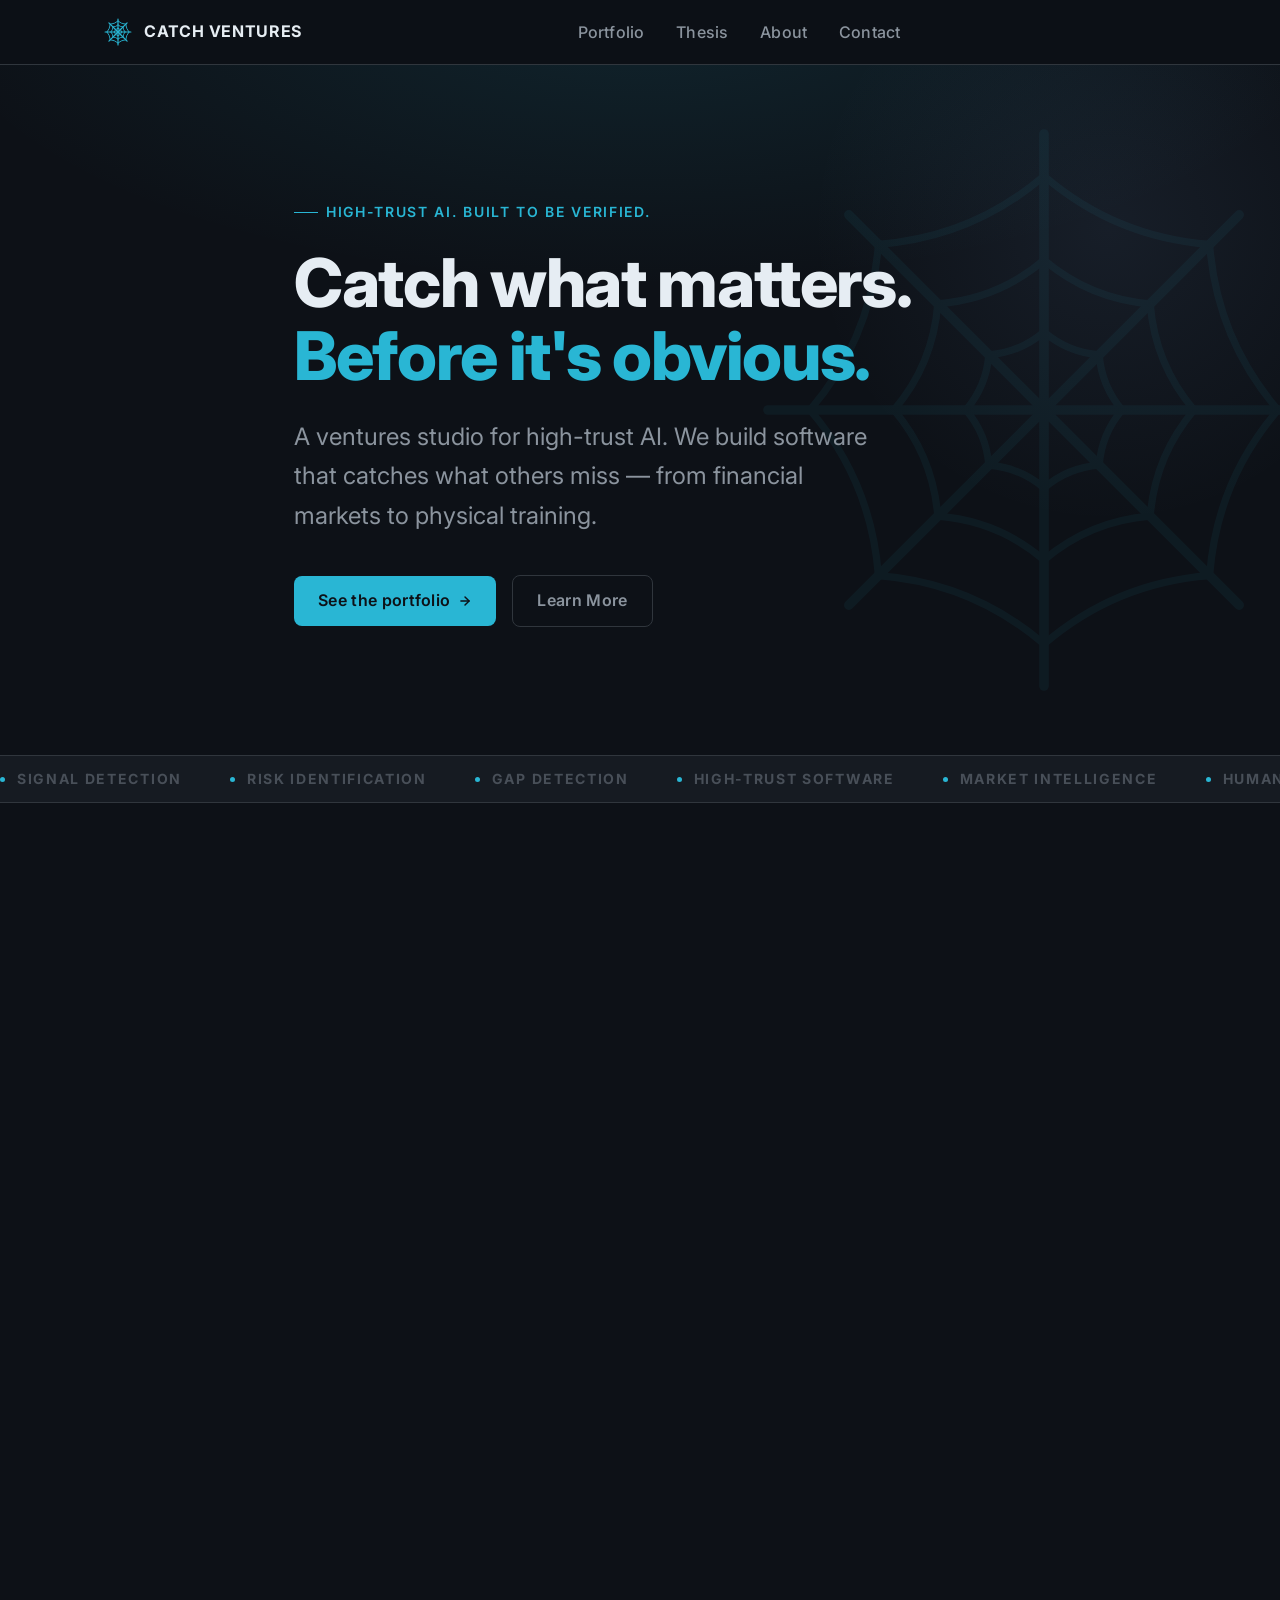
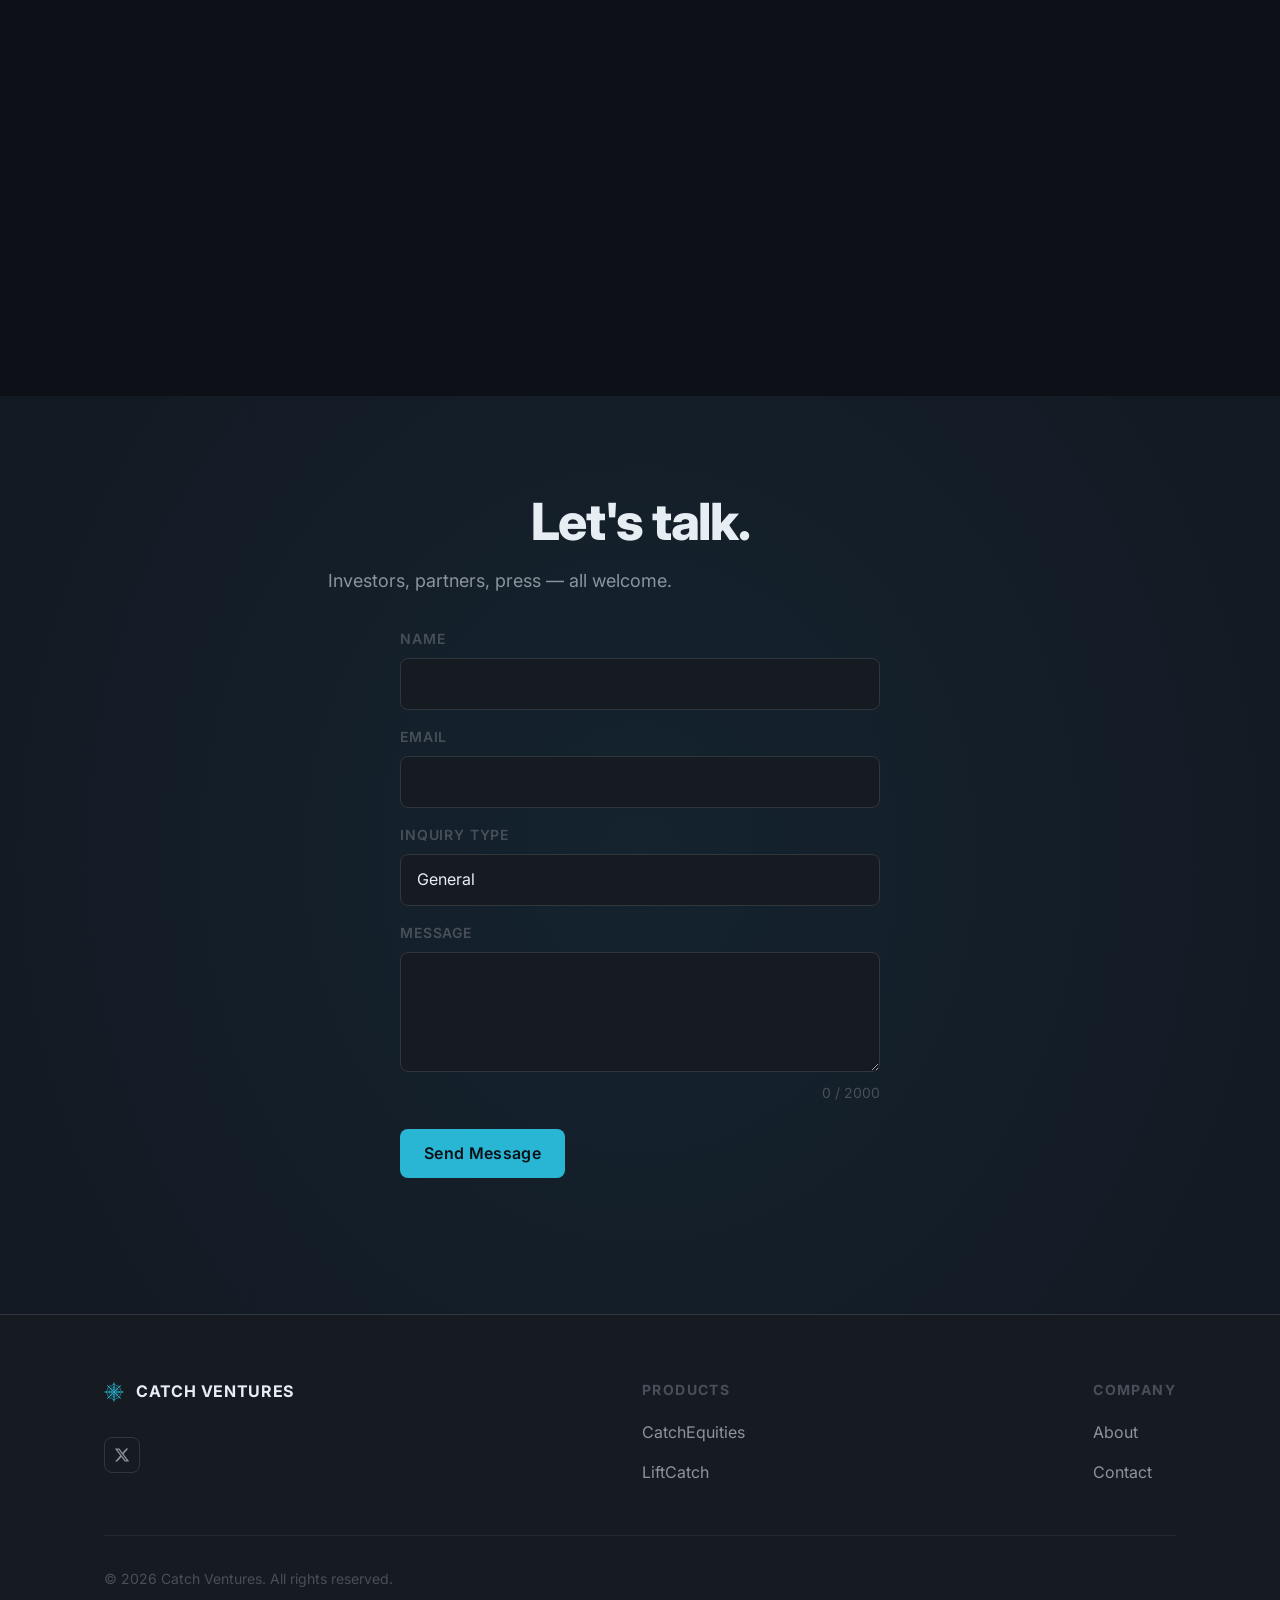
<file: index.html>
<!DOCTYPE html>
<html lang="en" data-theme="dark">
<head>
<meta charset="UTF-8">
<meta name="viewport" content="width=device-width, initial-scale=1.0">
<meta name="referrer" content="strict-origin-when-cross-origin">
<title>Catch Ventures — High-Trust AI for High-Stakes Domains</title>
<meta name="description" content="Catch Ventures is a studio building high-trust AI for high-stakes domains — from financial markets to physical training. We build software that catches risk, gaps, and signal before it's obvious.">
<meta property="og:title" content="Catch Ventures — Catch What Matters First">
<meta property="og:description" content="A studio building high-trust AI for high-stakes domains — from financial markets to physical training. Software that catches risk, gaps, and signal before it's obvious.">
<meta property="og:type" content="website">
<meta property="og:url" content="https://catchventures.ca">
<meta property="og:image" content="https://catchventures.ca/assets/logo-web.jpg">
<meta name="twitter:card" content="summary_large_image">
<meta name="twitter:title" content="Catch Ventures — Catch What Matters First">
<meta name="twitter:description" content="High-trust AI for high-stakes domains.">
<meta name="twitter:image" content="https://catchventures.ca/assets/logo-web.jpg">
<link rel="icon" href="/favicon.ico" sizes="32x32">
<link rel="icon" href="./assets/favicon.ico" sizes="32x32">
<link rel="icon" href="./assets/favicon.svg" type="image/svg+xml">
<link rel="apple-touch-icon" href="./assets/favicon-192.png">
<link rel="preconnect" href="https://fonts.googleapis.com">
<link rel="preconnect" href="https://fonts.gstatic.com" crossorigin>
<link href="https://fonts.googleapis.com/css2?family=Inter:wght@400;500;600;700;800&family=JetBrains+Mono:wght@400;500&display=swap" rel="stylesheet">
<link rel="stylesheet" href="./base.css">
<link rel="stylesheet" href="./style.css">
<script type="application/ld+json">
{
  "@context": "https://schema.org",
  "@type": "Organization",
  "name": "Catch Ventures",
  "url": "https://catchventures.ca",
  "description": "A studio building high-trust AI for high-stakes domains, from financial markets to physical training",
  "foundingDate": "2024",
  "sameAs": [
    "https://x.com/catchequities"
  ]
}
</script>
<style>
  /* Brand color overrides — match CatchEquities brand spec */
  [data-theme="dark"] {
    --color-bg: #0D1117;
    --color-surface: #161B22;
    --color-surface-2: #1C2333;
    --color-surface-offset: #131A24;
    --color-surface-offset-2: #1A2332;
    --color-border: #30363D;
    --color-divider: #21262D;
    --color-text: #E6EDF3;
    --color-text-muted: #8B949E;
    --color-text-faint: #484F58;
    --color-primary: #29B6D4;
    --color-primary-hover: #1DA6C4;
    --color-primary-active: #178FA8;
    --color-primary-highlight: rgba(41, 182, 212, 0.1);
    --color-lift: #1DB954;
    --color-lift-highlight: rgba(29, 185, 84, 0.1);
    --color-success: #22C55E;
    --color-warning: #F59E0B;
    --color-error: #EF4444;
    --color-notification: #6366F1;
    --shadow-sm: 0 1px 3px rgba(0,0,0,0.4);
    --shadow-md: 0 4px 16px rgba(0,0,0,0.5);
    --shadow-lg: 0 16px 48px rgba(0,0,0,0.6);
  }

  a { color: inherit; text-decoration: none; }

  /* Hero radar background */
  .hero__radar {
    position: absolute;
    right: -5%;
    top: 50%;
    transform: translateY(-50%);
    width: 600px;
    height: 600px;
    opacity: 0.06;
    pointer-events: none;
    animation: radar-spin 60s linear infinite;
  }

  @keyframes radar-spin {
    from { transform: translateY(-50%) rotate(0deg); }
    to { transform: translateY(-50%) rotate(360deg); }
  }

  /* Portfolio grid — designed for 1 now, scales to 3 */
  .portfolio-grid {
    display: grid;
    grid-template-columns: repeat(auto-fit, minmax(min(100%, 360px), 1fr));
    gap: var(--space-6);
    max-width: 900px;
  }

  /* Thesis grid */
  .thesis-grid {
    display: grid;
    grid-template-columns: repeat(auto-fit, minmax(min(100%, 260px), 1fr));
    gap: var(--space-6);
  }

  .thesis-item {
    padding: var(--space-8) var(--space-6);
    background: var(--color-bg);
    border: 1px solid var(--color-border);
    border-radius: var(--radius-lg);
    position: relative;
    transition: border-color var(--transition-interactive), transform var(--transition-interactive);
  }

  .thesis-item:hover {
    border-color: var(--color-primary);
    transform: translateY(-2px);
  }

  .thesis-item__marker {
    width: 8px;
    height: 8px;
    border-radius: 50%;
    background: var(--color-primary);
    margin-bottom: var(--space-4);
    box-shadow: 0 0 0 3px var(--color-primary-highlight);
  }

  .thesis-item__title {
    font-family: var(--font-display);
    font-size: var(--text-base);
    font-weight: 700;
    color: var(--color-text);
    margin-bottom: var(--space-3);
    letter-spacing: -0.01em;
  }

  .thesis-item__body {
    font-size: var(--text-sm);
    color: var(--color-text-muted);
    line-height: 1.6;
  }

  /* Product card link override */
  .product-card__link {
    display: inline-flex;
    align-items: center;
    gap: var(--space-2);
    font-size: var(--text-sm);
    font-weight: 600;
    color: var(--color-primary);
    transition: gap var(--transition-interactive);
  }

  .product-card:hover .product-card__link {
    gap: var(--space-3);
  }

  /* LiftCatch product-card accent — brand green #1DB954 (matches LiftCatch logo) */
  .product-card--liftcatch .product-card__glow {
    background: radial-gradient(circle, color-mix(in oklab, var(--color-lift) 15%, transparent), transparent 70%);
  }

  .product-card--liftcatch .product-card__badge,
  .product-card--liftcatch .product-card__icon {
    background: var(--color-lift-highlight);
    color: var(--color-lift);
  }

  .product-card--liftcatch .product-card__link {
    color: var(--color-lift);
  }

  /* Contact form */
  .contact-form {
    max-width: 480px;
    margin-inline: auto;
    display: flex;
    flex-direction: column;
    gap: var(--space-4);
    text-align: left;
  }

  .contact-form__field {
    display: flex;
    flex-direction: column;
    gap: var(--space-2);
  }

  .contact-form__label {
    font-size: var(--text-xs);
    font-weight: 600;
    letter-spacing: 0.06em;
    text-transform: uppercase;
    color: var(--color-text-faint);
  }

  .contact-form__input,
  .contact-form__select,
  .contact-form__textarea {
    background: var(--color-surface);
    border: 1px solid var(--color-border);
    border-radius: var(--radius-md);
    padding: var(--space-3) var(--space-4);
    font-size: var(--text-sm);
    color: var(--color-text);
    transition: border-color var(--transition-interactive), box-shadow var(--transition-interactive);
    font-family: var(--font-body);
    -webkit-appearance: none;
  }

  .contact-form__input:focus,
  .contact-form__select:focus,
  .contact-form__textarea:focus {
    outline: none;
    border-color: var(--color-primary);
    box-shadow: 0 0 0 3px var(--color-primary-highlight);
  }

  .contact-form__textarea {
    resize: vertical;
    min-height: 120px;
  }

  .contact-form__select {
    cursor: pointer;
  }

  .contact-form__submit {
    align-self: flex-start;
    margin-top: var(--space-2);
  }

  .contact-form__submit:disabled {
    opacity: 0.5;
    cursor: not-allowed;
    transform: none;
  }

  .contact-form__hint {
    font-size: var(--text-xs);
    color: var(--color-text-faint);
    text-align: right;
    margin-top: 2px;
  }

  .contact-form__hint.is-warning {
    color: var(--color-warning);
  }

  .contact-form__status {
    font-size: var(--text-sm);
    color: var(--color-text-muted);
    min-height: 1.5em;
  }

  .contact-form__status.is-success {
    color: var(--color-success);
  }

  .contact-form__status.is-error {
    color: var(--color-error);
  }

  /* Footer social */
  .footer__social {
    display: flex;
    gap: var(--space-3);
    margin-top: var(--space-4);
  }

  .footer__social-link {
    display: flex;
    align-items: center;
    justify-content: center;
    width: 36px;
    height: 36px;
    border-radius: var(--radius-md);
    color: var(--color-text-muted);
    border: 1px solid var(--color-border);
    transition: color var(--transition-interactive), border-color var(--transition-interactive), background var(--transition-interactive);
  }

  .footer__social-link:hover {
    color: var(--color-primary);
    border-color: var(--color-primary);
    background: var(--color-primary-highlight);
  }

  /* Simplified footer for single-page */
  .footer__grid--simple {
    display: flex;
    align-items: flex-start;
    justify-content: space-between;
    flex-wrap: wrap;
    gap: var(--space-10);
    margin-bottom: var(--space-12);
  }

  @media (max-width: 640px) {
    .footer__grid--simple {
      flex-direction: column;
    }
    .hero__radar {
      width: 300px;
      height: 300px;
      right: -15%;
      opacity: 0.04;
    }
  }
</style>
</head>
<body>

<!-- ── Navigation ── -->
<nav class="nav" id="nav">
  <div class="container nav__inner">
    <a href="#" class="nav__logo" aria-label="Catch Ventures home">
      <span class="nav__webmark">
        <svg width="28" height="28" viewBox="0 0 100 100" fill="none" xmlns="http://www.w3.org/2000/svg">
          <line x1="50" y1="50" x2="50" y2="4" stroke="currentColor" stroke-width="4.2" stroke-linecap="round"/>
          <line x1="50" y1="50" x2="82.53" y2="17.47" stroke="currentColor" stroke-width="4.2" stroke-linecap="round"/>
          <line x1="50" y1="50" x2="96" y2="50" stroke="currentColor" stroke-width="4.2" stroke-linecap="round"/>
          <line x1="50" y1="50" x2="82.53" y2="82.53" stroke="currentColor" stroke-width="4.2" stroke-linecap="round"/>
          <line x1="50" y1="50" x2="50" y2="96" stroke="currentColor" stroke-width="4.2" stroke-linecap="round"/>
          <line x1="50" y1="50" x2="17.47" y2="82.53" stroke="currentColor" stroke-width="4.2" stroke-linecap="round"/>
          <line x1="50" y1="50" x2="4" y2="50" stroke="currentColor" stroke-width="4.2" stroke-linecap="round"/>
          <line x1="50" y1="50" x2="17.47" y2="17.47" stroke="currentColor" stroke-width="4.2" stroke-linecap="round"/>
          <path d="M50,37 Q54,40.4 59.2,40.8" stroke="currentColor" stroke-width="3.2" stroke-linecap="round" fill="none"/>
          <path d="M59.2,40.8 Q59.6,46 63,50" stroke="currentColor" stroke-width="3.2" stroke-linecap="round" fill="none"/>
          <path d="M63,50 Q59.6,54 59.2,59.2" stroke="currentColor" stroke-width="3.2" stroke-linecap="round" fill="none"/>
          <path d="M59.2,59.2 Q54,59.6 50,63" stroke="currentColor" stroke-width="3.2" stroke-linecap="round" fill="none"/>
          <path d="M50,63 Q46,59.6 40.8,59.2" stroke="currentColor" stroke-width="3.2" stroke-linecap="round" fill="none"/>
          <path d="M40.8,59.2 Q40.4,54 37,50" stroke="currentColor" stroke-width="3.2" stroke-linecap="round" fill="none"/>
          <path d="M37,50 Q40.4,46 40.8,40.8" stroke="currentColor" stroke-width="3.2" stroke-linecap="round" fill="none"/>
          <path d="M40.8,40.8 Q46,40.4 50,37" stroke="currentColor" stroke-width="3.2" stroke-linecap="round" fill="none"/>
          <path d="M50,25 Q57.7,31.5 67.7,32.3" stroke="currentColor" stroke-width="3.2" stroke-linecap="round" fill="none"/>
          <path d="M67.7,32.3 Q68.5,42.4 75,50" stroke="currentColor" stroke-width="3.2" stroke-linecap="round" fill="none"/>
          <path d="M75,50 Q68.5,57.7 67.7,67.7" stroke="currentColor" stroke-width="3.2" stroke-linecap="round" fill="none"/>
          <path d="M67.7,67.7 Q57.7,68.5 50,75" stroke="currentColor" stroke-width="3.2" stroke-linecap="round" fill="none"/>
          <path d="M50,75 Q42.4,68.5 32.3,67.7" stroke="currentColor" stroke-width="3.2" stroke-linecap="round" fill="none"/>
          <path d="M32.3,67.7 Q31.5,57.7 25,50" stroke="currentColor" stroke-width="3.2" stroke-linecap="round" fill="none"/>
          <path d="M25,50 Q31.5,42.4 32.3,32.3" stroke="currentColor" stroke-width="3.2" stroke-linecap="round" fill="none"/>
          <path d="M32.3,32.3 Q42.4,31.5 50,25" stroke="currentColor" stroke-width="3.2" stroke-linecap="round" fill="none"/>
          <path d="M50,11 Q61.9,21.2 77.6,22.4" stroke="currentColor" stroke-width="3.2" stroke-linecap="round" fill="none"/>
          <path d="M77.6,22.4 Q78.8,38.1 89,50" stroke="currentColor" stroke-width="3.2" stroke-linecap="round" fill="none"/>
          <path d="M89,50 Q78.8,61.9 77.6,77.6" stroke="currentColor" stroke-width="3.2" stroke-linecap="round" fill="none"/>
          <path d="M77.6,77.6 Q61.9,78.8 50,89" stroke="currentColor" stroke-width="3.2" stroke-linecap="round" fill="none"/>
          <path d="M50,89 Q38.1,78.8 22.4,77.6" stroke="currentColor" stroke-width="3.2" stroke-linecap="round" fill="none"/>
          <path d="M22.4,77.6 Q21.2,61.9 11,50" stroke="currentColor" stroke-width="3.2" stroke-linecap="round" fill="none"/>
          <path d="M11,50 Q21.2,38.1 22.4,22.4" stroke="currentColor" stroke-width="3.2" stroke-linecap="round" fill="none"/>
          <path d="M22.4,22.4 Q38.1,21.2 50,11" stroke="currentColor" stroke-width="3.2" stroke-linecap="round" fill="none"/>
        </svg>
      </span>
      <span class="nav__logo-text">Catch Ventures</span>
    </a>
    <ul class="nav__links">
      <li><a href="#portfolio">Portfolio</a></li>
      <li><a href="#thesis">Thesis</a></li>
      <li><a href="#about">About</a></li>
      <li><a href="#contact">Contact</a></li>
    </ul>
    <div class="nav__actions">
      <button class="nav__mobile-toggle" aria-label="Toggle menu" aria-expanded="false">
        <span></span><span></span><span></span>
      </button>
    </div>
  </div>
  <div class="container">
    <div class="nav__mobile-menu" id="mobile-menu">
      <a href="#portfolio">Portfolio</a>
      <a href="#thesis">Thesis</a>
      <a href="#about">About</a>
      <a href="#contact">Contact</a>
    </div>
  </div>
</nav>

<!-- ── Hero ── -->
<section class="hero">
  <div class="hero__radar">
    <svg viewBox="0 0 100 100" fill="none" xmlns="http://www.w3.org/2000/svg">
      <line x1="50" y1="50" x2="50" y2="4" stroke="#29B6D4" stroke-width="1.6" stroke-linecap="round"/>
      <line x1="50" y1="50" x2="82.53" y2="17.47" stroke="#29B6D4" stroke-width="1.6" stroke-linecap="round"/>
      <line x1="50" y1="50" x2="96" y2="50" stroke="#29B6D4" stroke-width="1.6" stroke-linecap="round"/>
      <line x1="50" y1="50" x2="82.53" y2="82.53" stroke="#29B6D4" stroke-width="1.6" stroke-linecap="round"/>
      <line x1="50" y1="50" x2="50" y2="96" stroke="#29B6D4" stroke-width="1.6" stroke-linecap="round"/>
      <line x1="50" y1="50" x2="17.47" y2="82.53" stroke="#29B6D4" stroke-width="1.6" stroke-linecap="round"/>
      <line x1="50" y1="50" x2="4" y2="50" stroke="#29B6D4" stroke-width="1.6" stroke-linecap="round"/>
      <line x1="50" y1="50" x2="17.47" y2="17.47" stroke="#29B6D4" stroke-width="1.6" stroke-linecap="round"/>
      <path d="M50,37 Q54,40.4 59.2,40.8" stroke="#29B6D4" stroke-width="1.2" stroke-linecap="round" fill="none"/>
      <path d="M59.2,40.8 Q59.6,46 63,50" stroke="#29B6D4" stroke-width="1.2" stroke-linecap="round" fill="none"/>
      <path d="M63,50 Q59.6,54 59.2,59.2" stroke="#29B6D4" stroke-width="1.2" stroke-linecap="round" fill="none"/>
      <path d="M59.2,59.2 Q54,59.6 50,63" stroke="#29B6D4" stroke-width="1.2" stroke-linecap="round" fill="none"/>
      <path d="M50,63 Q46,59.6 40.8,59.2" stroke="#29B6D4" stroke-width="1.2" stroke-linecap="round" fill="none"/>
      <path d="M40.8,59.2 Q40.4,54 37,50" stroke="#29B6D4" stroke-width="1.2" stroke-linecap="round" fill="none"/>
      <path d="M37,50 Q40.4,46 40.8,40.8" stroke="#29B6D4" stroke-width="1.2" stroke-linecap="round" fill="none"/>
      <path d="M40.8,40.8 Q46,40.4 50,37" stroke="#29B6D4" stroke-width="1.2" stroke-linecap="round" fill="none"/>
      <path d="M50,25 Q57.7,31.5 67.7,32.3" stroke="#29B6D4" stroke-width="1.2" stroke-linecap="round" fill="none"/>
      <path d="M67.7,32.3 Q68.5,42.4 75,50" stroke="#29B6D4" stroke-width="1.2" stroke-linecap="round" fill="none"/>
      <path d="M75,50 Q68.5,57.7 67.7,67.7" stroke="#29B6D4" stroke-width="1.2" stroke-linecap="round" fill="none"/>
      <path d="M67.7,67.7 Q57.7,68.5 50,75" stroke="#29B6D4" stroke-width="1.2" stroke-linecap="round" fill="none"/>
      <path d="M50,75 Q42.4,68.5 32.3,67.7" stroke="#29B6D4" stroke-width="1.2" stroke-linecap="round" fill="none"/>
      <path d="M32.3,67.7 Q31.5,57.7 25,50" stroke="#29B6D4" stroke-width="1.2" stroke-linecap="round" fill="none"/>
      <path d="M25,50 Q31.5,42.4 32.3,32.3" stroke="#29B6D4" stroke-width="1.2" stroke-linecap="round" fill="none"/>
      <path d="M32.3,32.3 Q42.4,31.5 50,25" stroke="#29B6D4" stroke-width="1.2" stroke-linecap="round" fill="none"/>
      <path d="M50,11 Q61.9,21.2 77.6,22.4" stroke="#29B6D4" stroke-width="1.2" stroke-linecap="round" fill="none"/>
      <path d="M77.6,22.4 Q78.8,38.1 89,50" stroke="#29B6D4" stroke-width="1.2" stroke-linecap="round" fill="none"/>
      <path d="M89,50 Q78.8,61.9 77.6,77.6" stroke="#29B6D4" stroke-width="1.2" stroke-linecap="round" fill="none"/>
      <path d="M77.6,77.6 Q61.9,78.8 50,89" stroke="#29B6D4" stroke-width="1.2" stroke-linecap="round" fill="none"/>
      <path d="M50,89 Q38.1,78.8 22.4,77.6" stroke="#29B6D4" stroke-width="1.2" stroke-linecap="round" fill="none"/>
      <path d="M22.4,77.6 Q21.2,61.9 11,50" stroke="#29B6D4" stroke-width="1.2" stroke-linecap="round" fill="none"/>
      <path d="M11,50 Q21.2,38.1 22.4,22.4" stroke="#29B6D4" stroke-width="1.2" stroke-linecap="round" fill="none"/>
      <path d="M22.4,22.4 Q38.1,21.2 50,11" stroke="#29B6D4" stroke-width="1.2" stroke-linecap="round" fill="none"/>
    </svg>
  </div>
  <div class="container hero__content">
    <div class="hero__eyebrow">High-Trust AI. Built to be Verified.</div>
    <h1 class="hero__title">Catch what matters.<br><span class="accent">Before it's obvious.</span></h1>
    <p class="hero__subtitle">A ventures studio for high-trust AI. We build software that catches what others miss — from financial markets to physical training.</p>
    <div class="hero__cta">
      <a href="#portfolio" class="btn btn--primary">
        See the portfolio
        <svg width="14" height="14" viewBox="0 0 24 24" fill="none" stroke="currentColor" stroke-width="2.5" stroke-linecap="round" stroke-linejoin="round"><path d="M5 12h14"/><path d="M12 5l7 7-7 7"/></svg>
      </a>
      <a href="#about" class="btn btn--ghost">Learn More</a>
    </div>
  </div>
</section>

<!-- ── Ticker Band ── -->
<div class="ticker-band" aria-hidden="true">
  <div class="ticker-track">
    <span class="ticker-item"><span class="dot"></span>Signal Detection</span>
    <span class="ticker-item"><span class="dot"></span>Risk Identification</span>
    <span class="ticker-item"><span class="dot"></span>Gap Detection</span>
    <span class="ticker-item"><span class="dot"></span>High-Trust Software</span>
    <span class="ticker-item"><span class="dot"></span>Market Intelligence</span>
    <span class="ticker-item"><span class="dot"></span>Human Performance</span>
    <span class="ticker-item"><span class="dot"></span>Signal Detection</span>
    <span class="ticker-item"><span class="dot"></span>Risk Identification</span>
    <span class="ticker-item"><span class="dot"></span>Gap Detection</span>
    <span class="ticker-item"><span class="dot"></span>High-Trust Software</span>
    <span class="ticker-item"><span class="dot"></span>Market Intelligence</span>
    <span class="ticker-item"><span class="dot"></span>Human Performance</span>
  </div>
</div>

<!-- ── Portfolio ── -->
<section class="section" id="portfolio">
  <div class="container">
    <div class="section__header fade-in">
      <div class="section__eyebrow">Portfolio</div>
      <h2 class="section__title">Portfolio</h2>
      <p class="section__body">We build and back AI platforms where accuracy is the product — across the domains where being wrong is expensive.</p>
    </div>
    <div class="portfolio-grid fade-in">
      <a href="https://www.catchequities.com" class="product-card product-card--equities" target="_blank" rel="noopener noreferrer">
        <div class="product-card__glow"></div>
        <div class="product-card__badge">
          <svg width="8" height="8" viewBox="0 0 8 8"><circle cx="4" cy="4" r="4" fill="currentColor"/></svg>
          Flagship Product
        </div>
        <div class="product-card__icon">
          <img src="./assets/logo.svg" alt="CatchEquities logo" width="30" height="30" style="display:block">
        </div>
        <h3 class="product-card__title">Catch<span>Equities</span></h3>
        <p class="product-card__desc">AI signal detection for equities, crypto, and commodities. Every call graded publicly.</p>
        <span class="product-card__link">
          Visit CatchEquities
          <svg width="14" height="14" viewBox="0 0 24 24" fill="none" stroke="currentColor" stroke-width="2.5" stroke-linecap="round" stroke-linejoin="round"><path d="M7 17L17 7"/><path d="M7 7h10v10"/></svg>
        </span>
      </a>
      <a href="https://liftcatch.com" class="product-card product-card--liftcatch" target="_blank" rel="noopener noreferrer">
        <div class="product-card__glow"></div>
        <div class="product-card__badge">
          <svg width="8" height="8" viewBox="0 0 8 8"><circle cx="4" cy="4" r="4" fill="currentColor"/></svg>
          New Vertical
        </div>
        <div class="product-card__icon">
          <img src="./assets/liftcatch-mark.svg" alt="LiftCatch logo" width="30" height="30" style="display:block">
        </div>
        <h3 class="product-card__title">Lift<span>Catch</span></h3>
        <p class="product-card__desc">AI strength coaching that catches the gaps — muscle imbalances and injury risk — before they set you back. Meet Lou, your injury-aware coach.</p>
        <span class="product-card__link">
          Visit LiftCatch
          <svg width="14" height="14" viewBox="0 0 24 24" fill="none" stroke="currentColor" stroke-width="2.5" stroke-linecap="round" stroke-linejoin="round"><path d="M7 17L17 7"/><path d="M7 7h10v10"/></svg>
        </span>
      </a>
    </div>
  </div>
</section>

<!-- ── Thesis ── -->
<section class="section section--alt" id="thesis">
  <div class="container">
    <div class="section__header fade-in">
      <div class="section__eyebrow">Thesis</div>
      <h2 class="section__title">What we back.</h2>
      <p class="section__body">AI platforms where accuracy can be verified, edge can be measured, and outcomes are the proof.</p>
    </div>
    <div class="thesis-grid fade-in">
      <div class="thesis-item">
        <div class="thesis-item__marker"></div>
        <h3 class="thesis-item__title">High-Trust AI</h3>
        <p class="thesis-item__body">Systems whose performance can be audited, not just trusted.</p>
      </div>
      <div class="thesis-item">
        <div class="thesis-item__marker"></div>
        <h3 class="thesis-item__title">Signal Detection</h3>
        <p class="thesis-item__body">Tools for operators who can't afford to be late.</p>
      </div>
      <div class="thesis-item">
        <div class="thesis-item__marker"></div>
        <h3 class="thesis-item__title">High-Stakes Intelligence</h3>
        <p class="thesis-item__body">Software for domains where being wrong is expensive.</p>
      </div>
      <div class="thesis-item">
        <div class="thesis-item__marker"></div>
        <h3 class="thesis-item__title">Across Domains</h3>
        <p class="thesis-item__body">We started in finance with CatchEquities. The same edge now powers training with LiftCatch.</p>
      </div>
    </div>
  </div>
</section>

<!-- ── About ── -->
<section class="section" id="about">
  <div class="container">
    <div class="section__header fade-in">
      <div class="section__eyebrow">About</div>
      <h2 class="section__title">Proof over promises.</h2>
      <p class="section__body">Catch Ventures is a studio that builds and backs AI platforms for domains where accuracy matters most — from financial markets to physical training.</p>
    </div>
    <div class="pillars-grid fade-in">
      <div class="pillar">
        <div class="pillar__number">01</div>
        <h3 class="pillar__title">Accountability</h3>
        <p class="pillar__body">We hold our products to measurable, verifiable results — not marketing claims you have to take on faith.</p>
      </div>
      <div class="pillar">
        <div class="pillar__number">02</div>
        <h3 class="pillar__title">Signal First</h3>
        <p class="pillar__body">We build systems that surface the few things that matter and filter out the noise — early enough to act on.</p>
      </div>
      <div class="pillar">
        <div class="pillar__number">03</div>
        <h3 class="pillar__title">Skin in the Game</h3>
        <p class="pillar__body">We build what we'd use. If it doesn't deliver measurable edge, we don't ship it.</p>
      </div>
    </div>
  </div>
</section>

<!-- ── Vision Band ── -->
<div class="vision-band fade-in">
  <div class="container">
    <div class="vision-band__inner">
      <p class="vision-band__quote">Catch risk early.<br><span class="highlight">Catch opportunity sooner.</span></p>
      <p class="vision-band__sub">One thesis. Every product.</p>
    </div>
  </div>
</div>

<!-- ── Contact ── -->
<section class="contact-band" id="contact">
  <div class="container contact-band__inner">
    <h2 class="contact-band__title">Let's talk.</h2>
    <p class="contact-band__sub">Investors, partners, press — all welcome.</p>
    <form class="contact-form" id="contact-form" action="https://formspree.io/f/xwvrgvyz" method="POST" accept-charset="UTF-8">
      <input type="text" name="_gotcha" style="display:none" tabindex="-1" autocomplete="off" aria-hidden="true">
      <input type="hidden" name="_subject" value="New Catch Ventures contact form submission">
      <div class="contact-form__field">
        <label class="contact-form__label" for="contact-name">Name</label>
        <input class="contact-form__input" type="text" id="contact-name" name="name" required autocomplete="name" maxlength="100" minlength="2" pattern="[\p{L}\p{M}\p{Zs}'\-\.]{2,100}" title="Please enter a valid name">
      </div>
      <div class="contact-form__field">
        <label class="contact-form__label" for="contact-email">Email</label>
        <input class="contact-form__input" type="email" id="contact-email" name="email" required autocomplete="email" maxlength="254">
      </div>
      <div class="contact-form__field">
        <label class="contact-form__label" for="contact-type">Inquiry Type</label>
        <select class="contact-form__select" id="contact-type" name="type" required>
          <option value="general">General</option>
          <option value="founder">Founder / Startup</option>
          <option value="investor">Investor</option>
          <option value="partner">Partner</option>
          <option value="product">Product</option>
        </select>
      </div>
      <div class="contact-form__field">
        <label class="contact-form__label" for="contact-message">Message</label>
        <textarea class="contact-form__textarea" id="contact-message" name="message" required maxlength="2000" minlength="10"></textarea>
        <span class="contact-form__hint" id="message-hint">0 / 2000</span>
      </div>
      <button type="submit" class="btn btn--primary contact-form__submit" id="contact-submit">Send Message</button>
      <p class="contact-form__status" id="form-status" role="status" aria-live="polite"></p>
    </form>
  </div>
</section>

<!-- ── Footer ── -->
<footer class="footer">
  <div class="container">
    <div class="footer__grid--simple">
      <div class="footer__brand">
        <a href="#" class="nav__logo" aria-label="Catch Ventures">
          <span class="nav__webmark">
            <svg width="20" height="20" viewBox="0 0 100 100" fill="none" xmlns="http://www.w3.org/2000/svg">
              <line x1="50" y1="50" x2="50" y2="4" stroke="currentColor" stroke-width="4.2" stroke-linecap="round"/>
              <line x1="50" y1="50" x2="82.53" y2="17.47" stroke="currentColor" stroke-width="4.2" stroke-linecap="round"/>
              <line x1="50" y1="50" x2="96" y2="50" stroke="currentColor" stroke-width="4.2" stroke-linecap="round"/>
              <line x1="50" y1="50" x2="82.53" y2="82.53" stroke="currentColor" stroke-width="4.2" stroke-linecap="round"/>
              <line x1="50" y1="50" x2="50" y2="96" stroke="currentColor" stroke-width="4.2" stroke-linecap="round"/>
              <line x1="50" y1="50" x2="17.47" y2="82.53" stroke="currentColor" stroke-width="4.2" stroke-linecap="round"/>
              <line x1="50" y1="50" x2="4" y2="50" stroke="currentColor" stroke-width="4.2" stroke-linecap="round"/>
              <line x1="50" y1="50" x2="17.47" y2="17.47" stroke="currentColor" stroke-width="4.2" stroke-linecap="round"/>
              <path d="M50,37 Q54,40.4 59.2,40.8" stroke="currentColor" stroke-width="3.2" stroke-linecap="round" fill="none"/>
              <path d="M59.2,40.8 Q59.6,46 63,50" stroke="currentColor" stroke-width="3.2" stroke-linecap="round" fill="none"/>
              <path d="M63,50 Q59.6,54 59.2,59.2" stroke="currentColor" stroke-width="3.2" stroke-linecap="round" fill="none"/>
              <path d="M59.2,59.2 Q54,59.6 50,63" stroke="currentColor" stroke-width="3.2" stroke-linecap="round" fill="none"/>
              <path d="M50,63 Q46,59.6 40.8,59.2" stroke="currentColor" stroke-width="3.2" stroke-linecap="round" fill="none"/>
              <path d="M40.8,59.2 Q40.4,54 37,50" stroke="currentColor" stroke-width="3.2" stroke-linecap="round" fill="none"/>
              <path d="M37,50 Q40.4,46 40.8,40.8" stroke="currentColor" stroke-width="3.2" stroke-linecap="round" fill="none"/>
              <path d="M40.8,40.8 Q46,40.4 50,37" stroke="currentColor" stroke-width="3.2" stroke-linecap="round" fill="none"/>
              <path d="M50,25 Q57.7,31.5 67.7,32.3" stroke="currentColor" stroke-width="3.2" stroke-linecap="round" fill="none"/>
              <path d="M67.7,32.3 Q68.5,42.4 75,50" stroke="currentColor" stroke-width="3.2" stroke-linecap="round" fill="none"/>
              <path d="M75,50 Q68.5,57.7 67.7,67.7" stroke="currentColor" stroke-width="3.2" stroke-linecap="round" fill="none"/>
              <path d="M67.7,67.7 Q57.7,68.5 50,75" stroke="currentColor" stroke-width="3.2" stroke-linecap="round" fill="none"/>
              <path d="M50,75 Q42.4,68.5 32.3,67.7" stroke="currentColor" stroke-width="3.2" stroke-linecap="round" fill="none"/>
              <path d="M32.3,67.7 Q31.5,57.7 25,50" stroke="currentColor" stroke-width="3.2" stroke-linecap="round" fill="none"/>
              <path d="M25,50 Q31.5,42.4 32.3,32.3" stroke="currentColor" stroke-width="3.2" stroke-linecap="round" fill="none"/>
              <path d="M32.3,32.3 Q42.4,31.5 50,25" stroke="currentColor" stroke-width="3.2" stroke-linecap="round" fill="none"/>
              <path d="M50,11 Q61.9,21.2 77.6,22.4" stroke="currentColor" stroke-width="3.2" stroke-linecap="round" fill="none"/>
              <path d="M77.6,22.4 Q78.8,38.1 89,50" stroke="currentColor" stroke-width="3.2" stroke-linecap="round" fill="none"/>
              <path d="M89,50 Q78.8,61.9 77.6,77.6" stroke="currentColor" stroke-width="3.2" stroke-linecap="round" fill="none"/>
              <path d="M77.6,77.6 Q61.9,78.8 50,89" stroke="currentColor" stroke-width="3.2" stroke-linecap="round" fill="none"/>
              <path d="M50,89 Q38.1,78.8 22.4,77.6" stroke="currentColor" stroke-width="3.2" stroke-linecap="round" fill="none"/>
              <path d="M22.4,77.6 Q21.2,61.9 11,50" stroke="currentColor" stroke-width="3.2" stroke-linecap="round" fill="none"/>
              <path d="M11,50 Q21.2,38.1 22.4,22.4" stroke="currentColor" stroke-width="3.2" stroke-linecap="round" fill="none"/>
              <path d="M22.4,22.4 Q38.1,21.2 50,11" stroke="currentColor" stroke-width="3.2" stroke-linecap="round" fill="none"/>
            </svg>
          </span>
          <span class="nav__logo-text">Catch Ventures</span>
        </a>
        <div class="footer__social">
          <a href="https://x.com/catchequities" class="footer__social-link" target="_blank" rel="noopener noreferrer" aria-label="X (Twitter)">
            <svg width="16" height="16" viewBox="0 0 24 24" fill="currentColor"><path d="M18.244 2.25h3.308l-7.227 8.26 8.502 11.24H16.17l-5.214-6.817L4.99 21.75H1.68l7.73-8.835L1.254 2.25H8.08l4.713 6.231zm-1.161 17.52h1.833L7.084 4.126H5.117z"/></svg>
          </a>
        </div>
      </div>
      <div>
        <div class="footer__col-title">Products</div>
        <ul class="footer__links">
          <li><a href="https://www.catchequities.com" target="_blank" rel="noopener noreferrer">CatchEquities</a></li>
          <li><a href="https://liftcatch.com" target="_blank" rel="noopener noreferrer">LiftCatch</a></li>
        </ul>
      </div>
      <div>
        <div class="footer__col-title">Company</div>
        <ul class="footer__links">
          <li><a href="#about">About</a></li>
          <li><a href="#contact">Contact</a></li>
        </ul>
      </div>
    </div>
    <div class="footer__bottom">
      <span class="footer__copy">&copy; 2026 Catch Ventures. All rights reserved.</span>
    </div>
  </div>
</footer>

<script>
// Nav scroll effect
const nav = document.getElementById('nav');
window.addEventListener('scroll', () => {
  nav.classList.toggle('nav--scrolled', window.scrollY > 10);
}, { passive: true });

// Mobile menu toggle
const toggle = document.querySelector('.nav__mobile-toggle');
const mobileMenu = document.getElementById('mobile-menu');
toggle.addEventListener('click', () => {
  const open = mobileMenu.classList.toggle('open');
  toggle.setAttribute('aria-expanded', open);
});

// Close mobile menu on link click
mobileMenu.querySelectorAll('a').forEach(a => {
  a.addEventListener('click', () => {
    mobileMenu.classList.remove('open');
    toggle.setAttribute('aria-expanded', 'false');
  });
});

// Smooth scroll for anchor links
document.querySelectorAll('a[href^="#"]').forEach(a => {
  a.addEventListener('click', e => {
    const target = document.querySelector(a.getAttribute('href'));
    if (target) {
      e.preventDefault();
      target.scrollIntoView({ behavior: 'smooth' });
    }
  });
});

// Contact form: char counter, throttling, AJAX submit
(() => {
  const form = document.getElementById('contact-form');
  if (!form) return;
  const msg = document.getElementById('contact-message');
  const hint = document.getElementById('message-hint');
  const submitBtn = document.getElementById('contact-submit');
  const status = document.getElementById('form-status');
  const SUBMIT_COOLDOWN_MS = 30000; // 30s between submits
  const MAX_MSG = 2000;
  let lastSubmit = 0;

  // Character counter
  msg.addEventListener('input', () => {
    const len = msg.value.length;
    hint.textContent = `${len} / ${MAX_MSG}`;
    hint.classList.toggle('is-warning', len > MAX_MSG * 0.9);
  });

  form.addEventListener('submit', async (e) => {
    e.preventDefault();

    // Client-side rate limit
    const now = Date.now();
    if (now - lastSubmit < SUBMIT_COOLDOWN_MS) {
      const wait = Math.ceil((SUBMIT_COOLDOWN_MS - (now - lastSubmit)) / 1000);
      status.textContent = `Please wait ${wait}s before sending another message.`;
      status.className = 'contact-form__status is-error';
      return;
    }

    // Honeypot check (defense in depth)
    if (form._gotcha.value) {
      status.textContent = 'Submission blocked.';
      status.className = 'contact-form__status is-error';
      return;
    }

    submitBtn.disabled = true;
    status.textContent = 'Sending…';
    status.className = 'contact-form__status';

    try {
      const res = await fetch(form.action, {
        method: 'POST',
        body: new FormData(form),
        headers: { 'Accept': 'application/json' }
      });
      if (res.ok) {
        lastSubmit = Date.now();
        form.reset();
        hint.textContent = `0 / ${MAX_MSG}`;
        status.textContent = 'Message sent. We\'ll be in touch.';
        status.className = 'contact-form__status is-success';
      } else {
        const data = await res.json().catch(() => ({}));
        status.textContent = data.error || 'Something went wrong. Please try again later.';
        status.className = 'contact-form__status is-error';
      }
    } catch {
      status.textContent = 'Network error. Please try again.';
      status.className = 'contact-form__status is-error';
    } finally {
      submitBtn.disabled = false;
    }
  });
})();

// Scroll-triggered fade-in (fallback for browsers without animation-timeline)
if (!CSS.supports('animation-timeline', 'scroll()')) {
  const observer = new IntersectionObserver(entries => {
    entries.forEach(entry => {
      if (entry.isIntersecting) {
        entry.target.style.opacity = '1';
        entry.target.style.transform = 'translateY(0)';
        observer.unobserve(entry.target);
      }
    });
  }, { threshold: 0.1 });

  document.querySelectorAll('.fade-in').forEach(el => {
    el.style.opacity = '0';
    el.style.transform = 'translateY(20px)';
    el.style.transition = 'opacity 0.6s ease, transform 0.6s ease';
    observer.observe(el);
  });
}
</script>
</body>
</html>
</file>
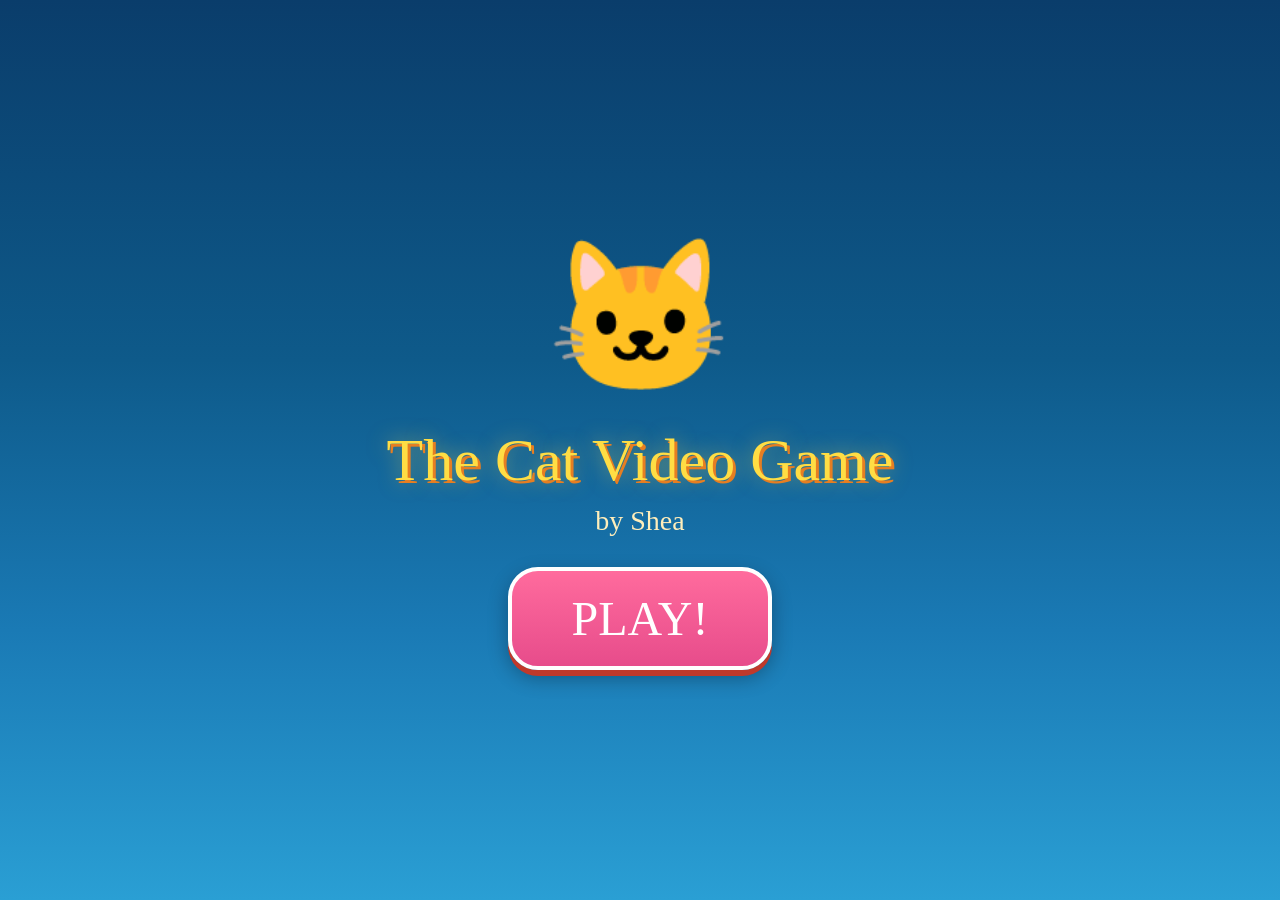
<file: cat-video-game/index.html>
<!DOCTYPE html>
<html lang="en">
<head>
<meta charset="UTF-8">
<meta name="viewport" content="width=device-width, initial-scale=1.0, user-scalable=no">
<title>The Cat Video Game by Shea</title>
<style>
* { margin: 0; padding: 0; box-sizing: border-box; }
body {
  background: #0a1628;
  overflow: hidden;
  touch-action: none;
  -webkit-touch-callout: none;
  -webkit-user-select: none;
  user-select: none;
  font-family: 'Comic Sans MS', 'Chalkboard SE', cursive;
}
canvas { display: block; }
#title-screen, #win-screen {
  position: fixed; top: 0; left: 0; width: 100%; height: 100%;
  display: flex; flex-direction: column; align-items: center; justify-content: center;
  z-index: 10;
}
#title-screen {
  background: linear-gradient(180deg, #0a3d6b 0%, #0e5a8a 40%, #1a7ab5 70%, #2a9fd4 100%);
}
#win-screen {
  background: linear-gradient(180deg, #0a3d6b 0%, #1a7ab5 50%, #4dc9f6 100%);
  display: none;
}
.game-title {
  font-size: min(10vw, 60px); color: #ffdd44; text-shadow: 3px 3px 0 #e67e22, 0 0 20px rgba(255,221,68,0.5);
  text-align: center; margin-bottom: 10px;
}
.game-subtitle {
  font-size: min(5vw, 28px); color: #ffeebb; margin-bottom: 30px;
}
.cat-title-art {
  font-size: min(25vw, 150px); margin-bottom: 20px;
  animation: bob 2s ease-in-out infinite;
}
@keyframes bob { 0%,100% { transform: translateY(0); } 50% { transform: translateY(-15px); } }
.play-btn {
  font-family: inherit; font-size: min(8vw, 48px); padding: 20px 60px;
  background: linear-gradient(180deg, #ff6b9d, #e74c8b); color: white;
  border: 4px solid #fff; border-radius: 30px; cursor: pointer;
  box-shadow: 0 6px 0 #c0392b, 0 8px 20px rgba(0,0,0,0.3);
  transition: transform 0.1s;
}
.play-btn:active { transform: translateY(4px); box-shadow: 0 2px 0 #c0392b; }
.win-msg { font-size: min(8vw, 50px); color: #ffdd44; text-shadow: 2px 2px 0 #e67e22; margin-bottom: 20px; }
.stars { font-size: min(15vw, 80px); margin-bottom: 20px; animation: bob 1.5s ease-in-out infinite; }
#hud {
  position: fixed; top: 10px; left: 0; width: 100%; display: none;
  justify-content: space-between; padding: 0 20px; z-index: 5;
}
.hud-item {
  font-size: min(5vw, 28px); color: #ffdd44;
  text-shadow: 2px 2px 0 rgba(0,0,0,0.5);
  background: rgba(0,0,0,0.3); padding: 5px 15px; border-radius: 15px;
}
#controls {
  position: fixed; bottom: 0; left: 0; width: 100%; display: none;
  justify-content: space-between; align-items: flex-end;
  padding: 15px; z-index: 5;
}
.ctrl-btn {
  width: min(22vw, 100px); height: min(22vw, 100px);
  border-radius: 50%; border: 4px solid rgba(255,255,255,0.7);
  background: rgba(255,255,255,0.2); display: flex; align-items: center;
  justify-content: center; font-size: min(10vw, 50px); color: white;
  -webkit-tap-highlight-color: transparent;
}
.ctrl-btn:active { background: rgba(255,255,255,0.5); }
.arrow-group { display: flex; gap: 10px; }
#bubbles-bg { position: fixed; top: 0; left: 0; width: 100%; height: 100%; pointer-events: none; z-index: 0; }
</style>
</head>
<body>

<!-- Title Screen -->
<div id="title-screen">
  <div class="cat-title-art">🐱</div>
  <div class="game-title">The Cat Video Game</div>
  <div class="game-subtitle">by Shea</div>
  <button class="play-btn" id="play-btn">PLAY!</button>
</div>

<!-- Win Screen -->
<div id="win-screen">
  <div class="stars">⭐🌟⭐</div>
  <div class="win-msg">YOU WIN!</div>
  <div class="game-subtitle">Meow Meow the Whisker did it!</div>
  <div class="cat-title-art">🐱👑</div>
  <button class="play-btn" id="replay-btn">Play Again!</button>
</div>

<!-- HUD -->
<div id="hud">
  <div class="hud-item" id="fish-count">🐟 0 / 10</div>
  <div class="hud-item" id="lives-count">❤️❤️❤️</div>
</div>

<!-- Game Canvas -->
<canvas id="game"></canvas>

<!-- Touch Controls -->
<div id="controls">
  <div class="arrow-group">
    <div class="ctrl-btn" id="btn-left">⬅️</div>
    <div class="ctrl-btn" id="btn-right">➡️</div>
  </div>
  <div class="arrow-group">
    <div class="ctrl-btn" id="btn-up">⬆️</div>
    <div class="ctrl-btn" id="btn-down">⬇️</div>
  </div>
</div>

<script>
const canvas = document.getElementById('game');
const ctx = canvas.getContext('2d');

// Game state
let gameState = 'title'; // title, playing, win
let cat = null;
let jellyfish = [];
let fish = [];
let bubbles = [];
let seaweed = [];
let particles = [];
let fishCollected = 0;
let lives = 3;
let cameraX = 0;
let levelWidth = 4000;
let invincibleTimer = 0;
let frameCount = 0;

// Input
const keys = { left: false, right: false, up: false, down: false };

function resize() {
  canvas.width = window.innerWidth;
  canvas.height = window.innerHeight;
}
window.addEventListener('resize', resize);
resize();

// --- DRAWING HELPERS ---
function drawCat(x, y, size, flip, blinking) {
  ctx.save();
  ctx.translate(x, y);
  if (flip) ctx.scale(-1, 1);

  // Body
  ctx.fillStyle = '#f4a460';
  ctx.beginPath();
  ctx.ellipse(0, 0, size, size * 0.75, 0, 0, Math.PI * 2);
  ctx.fill();
  ctx.strokeStyle = '#d4894a';
  ctx.lineWidth = 2;
  ctx.stroke();

  // Stripes
  ctx.strokeStyle = '#d4894a';
  ctx.lineWidth = 3;
  for (let i = -1; i <= 1; i++) {
    ctx.beginPath();
    ctx.moveTo(i * size * 0.3, -size * 0.6);
    ctx.lineTo(i * size * 0.3, -size * 0.2);
    ctx.stroke();
  }

  // Head
  const headY = -size * 0.4;
  ctx.fillStyle = '#f4a460';
  ctx.beginPath();
  ctx.arc(0, headY, size * 0.55, 0, Math.PI * 2);
  ctx.fill();
  ctx.strokeStyle = '#d4894a';
  ctx.lineWidth = 2;
  ctx.stroke();

  // Ears
  ctx.fillStyle = '#f4a460';
  for (let side of [-1, 1]) {
    ctx.beginPath();
    ctx.moveTo(side * size * 0.3, headY - size * 0.45);
    ctx.lineTo(side * size * 0.55, headY - size * 0.75);
    ctx.lineTo(side * size * 0.05, headY - size * 0.5);
    ctx.closePath();
    ctx.fill();
    ctx.stroke();
    // Inner ear
    ctx.fillStyle = '#ffb6c1';
    ctx.beginPath();
    ctx.moveTo(side * size * 0.32, headY - size * 0.48);
    ctx.lineTo(side * size * 0.48, headY - size * 0.68);
    ctx.lineTo(side * size * 0.15, headY - size * 0.52);
    ctx.closePath();
    ctx.fill();
    ctx.fillStyle = '#f4a460';
  }

  // Eyes
  if (blinking && frameCount % 60 < 5) {
    ctx.strokeStyle = '#333';
    ctx.lineWidth = 2;
    for (let side of [-1, 1]) {
      ctx.beginPath();
      ctx.moveTo(side * size * 0.2 - 5, headY);
      ctx.lineTo(side * size * 0.2 + 5, headY);
      ctx.stroke();
    }
  } else {
    for (let side of [-1, 1]) {
      ctx.fillStyle = '#4fc3f7';
      ctx.beginPath();
      ctx.arc(side * size * 0.2, headY, size * 0.12, 0, Math.PI * 2);
      ctx.fill();
      ctx.fillStyle = '#111';
      ctx.beginPath();
      ctx.arc(side * size * 0.2 + 2, headY, size * 0.06, 0, Math.PI * 2);
      ctx.fill();
      ctx.fillStyle = 'white';
      ctx.beginPath();
      ctx.arc(side * size * 0.2 + 4, headY - 2, size * 0.03, 0, Math.PI * 2);
      ctx.fill();
    }
  }

  // Nose
  ctx.fillStyle = '#ff9999';
  ctx.beginPath();
  ctx.moveTo(0, headY + size * 0.08);
  ctx.lineTo(-4, headY + size * 0.15);
  ctx.lineTo(4, headY + size * 0.15);
  ctx.closePath();
  ctx.fill();

  // Mouth
  ctx.strokeStyle = '#333';
  ctx.lineWidth = 1.5;
  ctx.beginPath();
  ctx.moveTo(0, headY + size * 0.15);
  ctx.quadraticCurveTo(-8, headY + size * 0.25, -12, headY + size * 0.18);
  ctx.moveTo(0, headY + size * 0.15);
  ctx.quadraticCurveTo(8, headY + size * 0.25, 12, headY + size * 0.18);
  ctx.stroke();

  // Whiskers
  ctx.strokeStyle = '#555';
  ctx.lineWidth = 1;
  for (let side of [-1, 1]) {
    for (let i = -1; i <= 1; i++) {
      ctx.beginPath();
      ctx.moveTo(side * size * 0.25, headY + size * 0.12 + i * 4);
      ctx.lineTo(side * (size * 0.7), headY + size * 0.05 + i * 8);
      ctx.stroke();
    }
  }

  // Diving helmet (bubble)
  ctx.strokeStyle = 'rgba(150, 220, 255, 0.6)';
  ctx.lineWidth = 3;
  ctx.beginPath();
  ctx.arc(0, headY, size * 0.65, 0, Math.PI * 2);
  ctx.stroke();
  // Helmet shine
  ctx.strokeStyle = 'rgba(255, 255, 255, 0.4)';
  ctx.lineWidth = 2;
  ctx.beginPath();
  ctx.arc(-size * 0.15, headY - size * 0.3, size * 0.2, -0.5, 0.8);
  ctx.stroke();

  // Tail
  ctx.strokeStyle = '#f4a460';
  ctx.lineWidth = 6;
  ctx.lineCap = 'round';
  const tailWag = Math.sin(frameCount * 0.1) * 15;
  ctx.beginPath();
  ctx.moveTo(-size * 0.8, size * 0.1);
  ctx.quadraticCurveTo(-size * 1.2, -size * 0.3 + tailWag, -size * 1.0, -size * 0.7 + tailWag);
  ctx.stroke();
  ctx.strokeStyle = '#d4894a';
  ctx.lineWidth = 4;
  ctx.beginPath();
  ctx.moveTo(-size * 1.05, -size * 0.6 + tailWag);
  ctx.lineTo(-size * 1.0, -size * 0.7 + tailWag);
  ctx.stroke();

  // Paws/flippers
  ctx.fillStyle = '#f4a460';
  for (let side of [-1, 1]) {
    ctx.save();
    ctx.translate(side * size * 0.6, size * 0.4);
    ctx.rotate(Math.sin(frameCount * 0.15 + side) * 0.3);
    ctx.beginPath();
    ctx.ellipse(0, 0, size * 0.3, size * 0.12, 0, 0, Math.PI * 2);
    ctx.fill();
    ctx.strokeStyle = '#d4894a';
    ctx.lineWidth = 1.5;
    ctx.stroke();
    ctx.restore();
  }

  ctx.restore();
}

function drawJellyfish(x, y, size, color, wobble) {
  ctx.save();
  ctx.translate(x, y);

  // Bell/dome
  ctx.fillStyle = color;
  ctx.globalAlpha = 0.7;
  ctx.beginPath();
  ctx.arc(0, 0, size, Math.PI, 0);
  ctx.quadraticCurveTo(size, size * 0.3, 0, size * 0.4);
  ctx.quadraticCurveTo(-size, size * 0.3, -size, 0);
  ctx.closePath();
  ctx.fill();
  ctx.globalAlpha = 1;

  // Inner glow
  ctx.fillStyle = 'rgba(255,255,255,0.3)';
  ctx.beginPath();
  ctx.arc(0, -size * 0.2, size * 0.4, 0, Math.PI * 2);
  ctx.fill();

  // Eyes
  ctx.fillStyle = '#333';
  ctx.beginPath();
  ctx.arc(-size * 0.3, -size * 0.1, size * 0.12, 0, Math.PI * 2);
  ctx.arc(size * 0.3, -size * 0.1, size * 0.12, 0, Math.PI * 2);
  ctx.fill();

  // Tentacles
  ctx.strokeStyle = color;
  ctx.globalAlpha = 0.6;
  ctx.lineWidth = 3;
  for (let i = -2; i <= 2; i++) {
    ctx.beginPath();
    ctx.moveTo(i * size * 0.25, size * 0.3);
    const wave = Math.sin(frameCount * 0.05 + wobble + i) * 10;
    ctx.quadraticCurveTo(i * size * 0.25 + wave, size * 0.7, i * size * 0.25 - wave, size * 1.2);
    ctx.stroke();
  }
  ctx.globalAlpha = 1;
  ctx.restore();
}

function drawFish(x, y, size) {
  ctx.save();
  ctx.translate(x, y);
  const bob = Math.sin(frameCount * 0.08 + x) * 3;
  ctx.translate(0, bob);

  // Glow
  ctx.fillStyle = 'rgba(255, 215, 0, 0.2)';
  ctx.beginPath();
  ctx.arc(0, 0, size * 1.5, 0, Math.PI * 2);
  ctx.fill();

  // Fish body
  ctx.fillStyle = '#ffd700';
  ctx.beginPath();
  ctx.ellipse(0, 0, size, size * 0.6, 0, 0, Math.PI * 2);
  ctx.fill();
  ctx.strokeStyle = '#ffaa00';
  ctx.lineWidth = 2;
  ctx.stroke();

  // Tail
  ctx.fillStyle = '#ffaa00';
  ctx.beginPath();
  ctx.moveTo(-size * 0.7, 0);
  ctx.lineTo(-size * 1.3, -size * 0.5);
  ctx.lineTo(-size * 1.3, size * 0.5);
  ctx.closePath();
  ctx.fill();

  // Eye
  ctx.fillStyle = '#333';
  ctx.beginPath();
  ctx.arc(size * 0.4, -size * 0.1, 3, 0, Math.PI * 2);
  ctx.fill();

  ctx.restore();
}

function drawBubble(x, y, r) {
  ctx.save();
  ctx.strokeStyle = 'rgba(200, 230, 255, 0.5)';
  ctx.lineWidth = 1;
  ctx.beginPath();
  ctx.arc(x, y, r, 0, Math.PI * 2);
  ctx.stroke();
  ctx.fillStyle = 'rgba(200, 230, 255, 0.08)';
  ctx.fill();
  ctx.fillStyle = 'rgba(255,255,255,0.4)';
  ctx.beginPath();
  ctx.arc(x - r * 0.3, y - r * 0.3, r * 0.2, 0, Math.PI * 2);
  ctx.fill();
  ctx.restore();
}

function drawSeaweed(x, baseY, height, hue) {
  ctx.save();
  ctx.strokeStyle = `hsl(${hue}, 60%, 35%)`;
  ctx.lineWidth = 8;
  ctx.lineCap = 'round';
  ctx.beginPath();
  ctx.moveTo(x, baseY);
  const segments = 5;
  for (let i = 1; i <= segments; i++) {
    const t = i / segments;
    const wave = Math.sin(frameCount * 0.03 + x * 0.01 + i) * 15 * t;
    ctx.lineTo(x + wave, baseY - height * t);
  }
  ctx.stroke();

  // Leaves
  ctx.fillStyle = `hsl(${hue}, 55%, 40%)`;
  for (let i = 1; i < segments; i++) {
    const t = i / segments;
    const wave = Math.sin(frameCount * 0.03 + x * 0.01 + i) * 15 * t;
    const lx = x + wave;
    const ly = baseY - height * t;
    ctx.beginPath();
    ctx.ellipse(lx + 10, ly, 12, 5, 0.3, 0, Math.PI * 2);
    ctx.fill();
  }
  ctx.restore();
}

// --- INIT LEVEL ---
function initLevel() {
  fishCollected = 0;
  lives = 3;
  cameraX = 0;
  invincibleTimer = 0;
  frameCount = 0;

  cat = { x: 100, y: canvas.height / 2, vx: 0, vy: 0, size: 30, facingRight: true };

  // Place 10 fish
  fish = [];
  for (let i = 0; i < 10; i++) {
    fish.push({
      x: 300 + i * 370,
      y: 100 + Math.random() * (canvas.height - 300),
      size: 15,
      collected: false
    });
  }

  // Place jellyfish
  jellyfish = [];
  const jellyColors = ['#ff69b4', '#9b59b6', '#3498db', '#e74c3c', '#1abc9c'];
  for (let i = 0; i < 12; i++) {
    const jx = 500 + i * 320 + Math.random() * 100;
    jellyfish.push({
      x: jx,
      y: 150 + Math.random() * (canvas.height - 350),
      size: 20 + Math.random() * 15,
      color: jellyColors[i % jellyColors.length],
      baseY: 0,
      speed: 0.5 + Math.random() * 1,
      wobble: Math.random() * Math.PI * 2,
      moveRange: 60 + Math.random() * 80
    });
    jellyfish[jellyfish.length - 1].baseY = jellyfish[jellyfish.length - 1].y;
  }

  // Seaweed
  seaweed = [];
  for (let i = 0; i < 30; i++) {
    seaweed.push({
      x: i * 150 + Math.random() * 80,
      height: 60 + Math.random() * 100,
      hue: 100 + Math.random() * 40
    });
  }

  // Bubbles
  bubbles = [];
  for (let i = 0; i < 40; i++) {
    bubbles.push({
      x: Math.random() * levelWidth,
      y: Math.random() * canvas.height,
      r: 2 + Math.random() * 8,
      speed: 0.3 + Math.random() * 0.7
    });
  }

  particles = [];
}

// --- UPDATE ---
function update() {
  if (gameState !== 'playing') return;
  frameCount++;

  // Cat movement - very forgiving, smooth
  const accel = 0.5;
  const maxSpeed = 4;
  const friction = 0.92;

  if (keys.left) { cat.vx -= accel; cat.facingRight = false; }
  if (keys.right) { cat.vx += accel; cat.facingRight = true; }
  if (keys.up) cat.vy -= accel;
  if (keys.down) cat.vy += accel;

  cat.vx *= friction;
  cat.vy *= friction;
  cat.vx = Math.max(-maxSpeed, Math.min(maxSpeed, cat.vx));
  cat.vy = Math.max(-maxSpeed, Math.min(maxSpeed, cat.vy));

  cat.x += cat.vx;
  cat.y += cat.vy;

  // Boundaries
  const margin = cat.size;
  if (cat.y < margin + 40) cat.y = margin + 40;
  if (cat.y > canvas.height - margin - 100) cat.y = canvas.height - margin - 100;
  if (cat.x < cameraX + margin) cat.x = cameraX + margin;

  // Camera follows cat
  const targetCamX = cat.x - canvas.width * 0.3;
  cameraX += (targetCamX - cameraX) * 0.05;
  if (cameraX < 0) cameraX = 0;
  if (cameraX > levelWidth - canvas.width) cameraX = levelWidth - canvas.width;

  // Invincibility timer
  if (invincibleTimer > 0) invincibleTimer--;

  // Fish collision
  for (const f of fish) {
    if (f.collected) continue;
    const dx = cat.x - f.x;
    const dy = cat.y - f.y;
    if (Math.sqrt(dx * dx + dy * dy) < cat.size + f.size + 10) {
      f.collected = true;
      fishCollected++;
      // Sparkles!
      for (let i = 0; i < 8; i++) {
        particles.push({
          x: f.x, y: f.y,
          vx: (Math.random() - 0.5) * 4,
          vy: (Math.random() - 0.5) * 4,
          life: 40,
          color: '#ffd700'
        });
      }
      if (fishCollected >= 10) {
        gameState = 'win';
        document.getElementById('win-screen').style.display = 'flex';
        document.getElementById('hud').style.display = 'none';
        document.getElementById('controls').style.display = 'none';
      }
    }
  }

  // Jellyfish collision & movement
  for (const j of jellyfish) {
    j.y = j.baseY + Math.sin(frameCount * 0.02 * j.speed + j.wobble) * j.moveRange;
    if (invincibleTimer <= 0) {
      const dx = cat.x - j.x;
      const dy = cat.y - j.y;
      if (Math.sqrt(dx * dx + dy * dy) < cat.size + j.size) {
        lives--;
        invincibleTimer = 90; // 1.5 sec at 60fps
        // Knockback
        cat.vx = (cat.x > j.x ? 4 : -4);
        cat.vy = -2;
        // Particles
        for (let i = 0; i < 5; i++) {
          particles.push({
            x: cat.x, y: cat.y,
            vx: (Math.random() - 0.5) * 3,
            vy: (Math.random() - 0.5) * 3,
            life: 30,
            color: '#ff6b6b'
          });
        }
        if (lives <= 0) {
          // Respawn instead of game over (kid-friendly!)
          lives = 3;
          cat.x = Math.max(100, cameraX + 100);
          cat.y = canvas.height / 2;
        }
      }
    }
  }

  // Update bubbles
  for (const b of bubbles) {
    b.y -= b.speed;
    b.x += Math.sin(frameCount * 0.02 + b.x) * 0.3;
    if (b.y < -10) {
      b.y = canvas.height + 10;
      b.x = cameraX + Math.random() * canvas.width;
    }
  }

  // Update particles
  for (let i = particles.length - 1; i >= 0; i--) {
    const p = particles[i];
    p.x += p.vx;
    p.y += p.vy;
    p.life--;
    if (p.life <= 0) particles.splice(i, 1);
  }

  // Update HUD
  document.getElementById('fish-count').textContent = `🐟 ${fishCollected} / 10`;
  let heartsStr = '';
  for (let i = 0; i < 3; i++) heartsStr += i < lives ? '❤️' : '🖤';
  document.getElementById('lives-count').textContent = heartsStr;
}

// --- DRAW ---
function draw() {
  ctx.clearRect(0, 0, canvas.width, canvas.height);

  // Ocean gradient background
  const grad = ctx.createLinearGradient(0, 0, 0, canvas.height);
  grad.addColorStop(0, '#0a3d6b');
  grad.addColorStop(0.5, '#0e5a8a');
  grad.addColorStop(0.8, '#1a6b9e');
  grad.addColorStop(1, '#0d3b5e');
  ctx.fillStyle = grad;
  ctx.fillRect(0, 0, canvas.width, canvas.height);

  // Light rays from surface
  ctx.save();
  ctx.globalAlpha = 0.04;
  for (let i = 0; i < 6; i++) {
    const rx = (i * canvas.width / 5 - cameraX * 0.1) % (canvas.width + 200) - 100;
    ctx.fillStyle = '#87ceeb';
    ctx.beginPath();
    ctx.moveTo(rx, 0);
    ctx.lineTo(rx + 80, canvas.height);
    ctx.lineTo(rx + 160, canvas.height);
    ctx.lineTo(rx + 60, 0);
    ctx.closePath();
    ctx.fill();
  }
  ctx.restore();

  if (gameState === 'title' || gameState === 'win') return;

  ctx.save();
  ctx.translate(-cameraX, 0);

  // Sandy bottom
  const sandGrad = ctx.createLinearGradient(0, canvas.height - 60, 0, canvas.height);
  sandGrad.addColorStop(0, '#c2a366');
  sandGrad.addColorStop(1, '#a08050');
  ctx.fillStyle = sandGrad;
  ctx.fillRect(cameraX, canvas.height - 60, canvas.width, 60);

  // Sand dots
  ctx.fillStyle = '#b09055';
  for (let i = 0; i < 20; i++) {
    const sx = cameraX + (i * 53 + 10) % canvas.width;
    ctx.beginPath();
    ctx.arc(sx, canvas.height - 30 + Math.sin(i * 2) * 10, 2, 0, Math.PI * 2);
    ctx.fill();
  }

  // Seaweed
  for (const s of seaweed) {
    if (s.x > cameraX - 100 && s.x < cameraX + canvas.width + 100) {
      drawSeaweed(s.x, canvas.height - 60, s.height, s.hue);
    }
  }

  // Bubbles
  for (const b of bubbles) {
    drawBubble(b.x, b.y, b.r);
  }

  // Fish
  for (const f of fish) {
    if (!f.collected && f.x > cameraX - 50 && f.x < cameraX + canvas.width + 50) {
      drawFish(f.x, f.y, f.size);
    }
  }

  // Jellyfish
  for (const j of jellyfish) {
    if (j.x > cameraX - 80 && j.x < cameraX + canvas.width + 80) {
      drawJellyfish(j.x, j.y, j.size, j.color, j.wobble);
    }
  }

  // Cat (flash if invincible)
  if (invincibleTimer <= 0 || Math.floor(invincibleTimer / 5) % 2 === 0) {
    drawCat(cat.x, cat.y, cat.size, !cat.facingRight, true);
  }

  // Particles
  for (const p of particles) {
    ctx.globalAlpha = p.life / 40;
    ctx.fillStyle = p.color;
    ctx.beginPath();
    ctx.arc(p.x, p.y, 4, 0, Math.PI * 2);
    ctx.fill();
  }
  ctx.globalAlpha = 1;

  // Goal marker at end
  const goalX = levelWidth - 100;
  ctx.fillStyle = 'rgba(255, 215, 0, 0.15)';
  ctx.beginPath();
  ctx.arc(goalX, canvas.height / 2, 60 + Math.sin(frameCount * 0.05) * 10, 0, Math.PI * 2);
  ctx.fill();
  ctx.font = `${40 + Math.sin(frameCount * 0.05) * 5}px serif`;
  ctx.textAlign = 'center';
  ctx.fillText('⭐', goalX, canvas.height / 2 + 10);

  ctx.restore();

  // Name tag
  ctx.fillStyle = 'rgba(0,0,0,0.3)';
  ctx.roundRect ? ctx.roundRect(cat.x - cameraX - 65, cat.y - cat.size - 60, 130, 22, 8) : ctx.fillRect(cat.x - cameraX - 65, cat.y - cat.size - 60, 130, 22);
  ctx.fill();
  ctx.font = '14px "Comic Sans MS", cursive';
  ctx.fillStyle = '#ffdd44';
  ctx.textAlign = 'center';
  ctx.fillText('Meow Meow the Whisker', cat.x - cameraX, cat.y - cat.size - 44);
}

// --- GAME LOOP ---
function gameLoop() {
  update();
  draw();
  requestAnimationFrame(gameLoop);
}

// --- CONTROLS ---
// Keyboard
window.addEventListener('keydown', e => {
  if (e.key === 'ArrowLeft' || e.key === 'a') keys.left = true;
  if (e.key === 'ArrowRight' || e.key === 'd') keys.right = true;
  if (e.key === 'ArrowUp' || e.key === 'w') keys.up = true;
  if (e.key === 'ArrowDown' || e.key === 's') keys.down = true;
});
window.addEventListener('keyup', e => {
  if (e.key === 'ArrowLeft' || e.key === 'a') keys.left = false;
  if (e.key === 'ArrowRight' || e.key === 'd') keys.right = false;
  if (e.key === 'ArrowUp' || e.key === 'w') keys.up = false;
  if (e.key === 'ArrowDown' || e.key === 's') keys.down = false;
});

// Touch buttons
function setupBtn(id, key) {
  const btn = document.getElementById(id);
  btn.addEventListener('touchstart', e => { e.preventDefault(); keys[key] = true; });
  btn.addEventListener('touchend', e => { e.preventDefault(); keys[key] = false; });
  btn.addEventListener('touchcancel', e => { e.preventDefault(); keys[key] = false; });
  btn.addEventListener('mousedown', e => { keys[key] = true; });
  btn.addEventListener('mouseup', e => { keys[key] = false; });
}
setupBtn('btn-left', 'left');
setupBtn('btn-right', 'right');
setupBtn('btn-up', 'up');
setupBtn('btn-down', 'down');

// Multi-touch support - allow pressing two buttons at once
document.addEventListener('touchstart', e => e.preventDefault(), { passive: false });

// Start / Replay
document.getElementById('play-btn').addEventListener('click', () => {
  document.getElementById('title-screen').style.display = 'none';
  document.getElementById('hud').style.display = 'flex';
  document.getElementById('controls').style.display = 'flex';
  gameState = 'playing';
  initLevel();
});

document.getElementById('replay-btn').addEventListener('click', () => {
  document.getElementById('win-screen').style.display = 'none';
  document.getElementById('hud').style.display = 'flex';
  document.getElementById('controls').style.display = 'flex';
  gameState = 'playing';
  initLevel();
});

// Start loop
gameLoop();
</script>
</body>
</html>
</file>
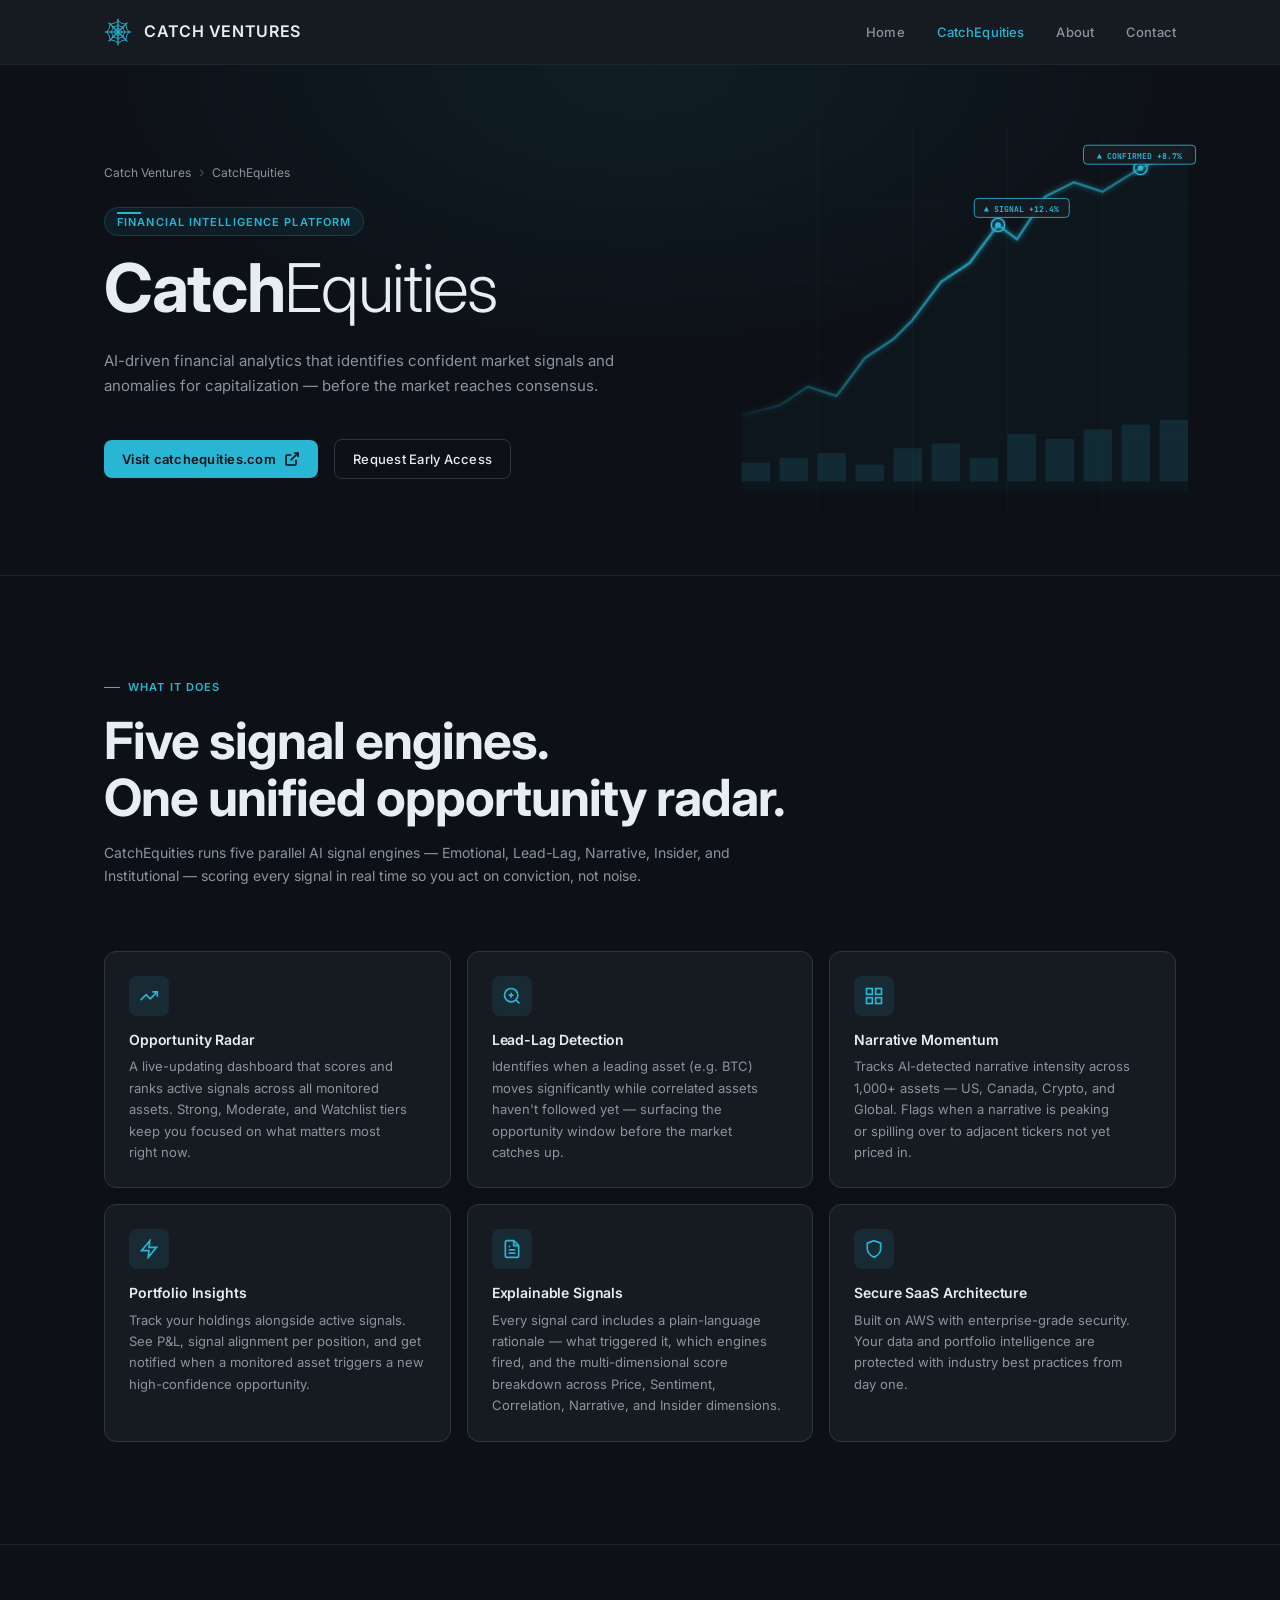
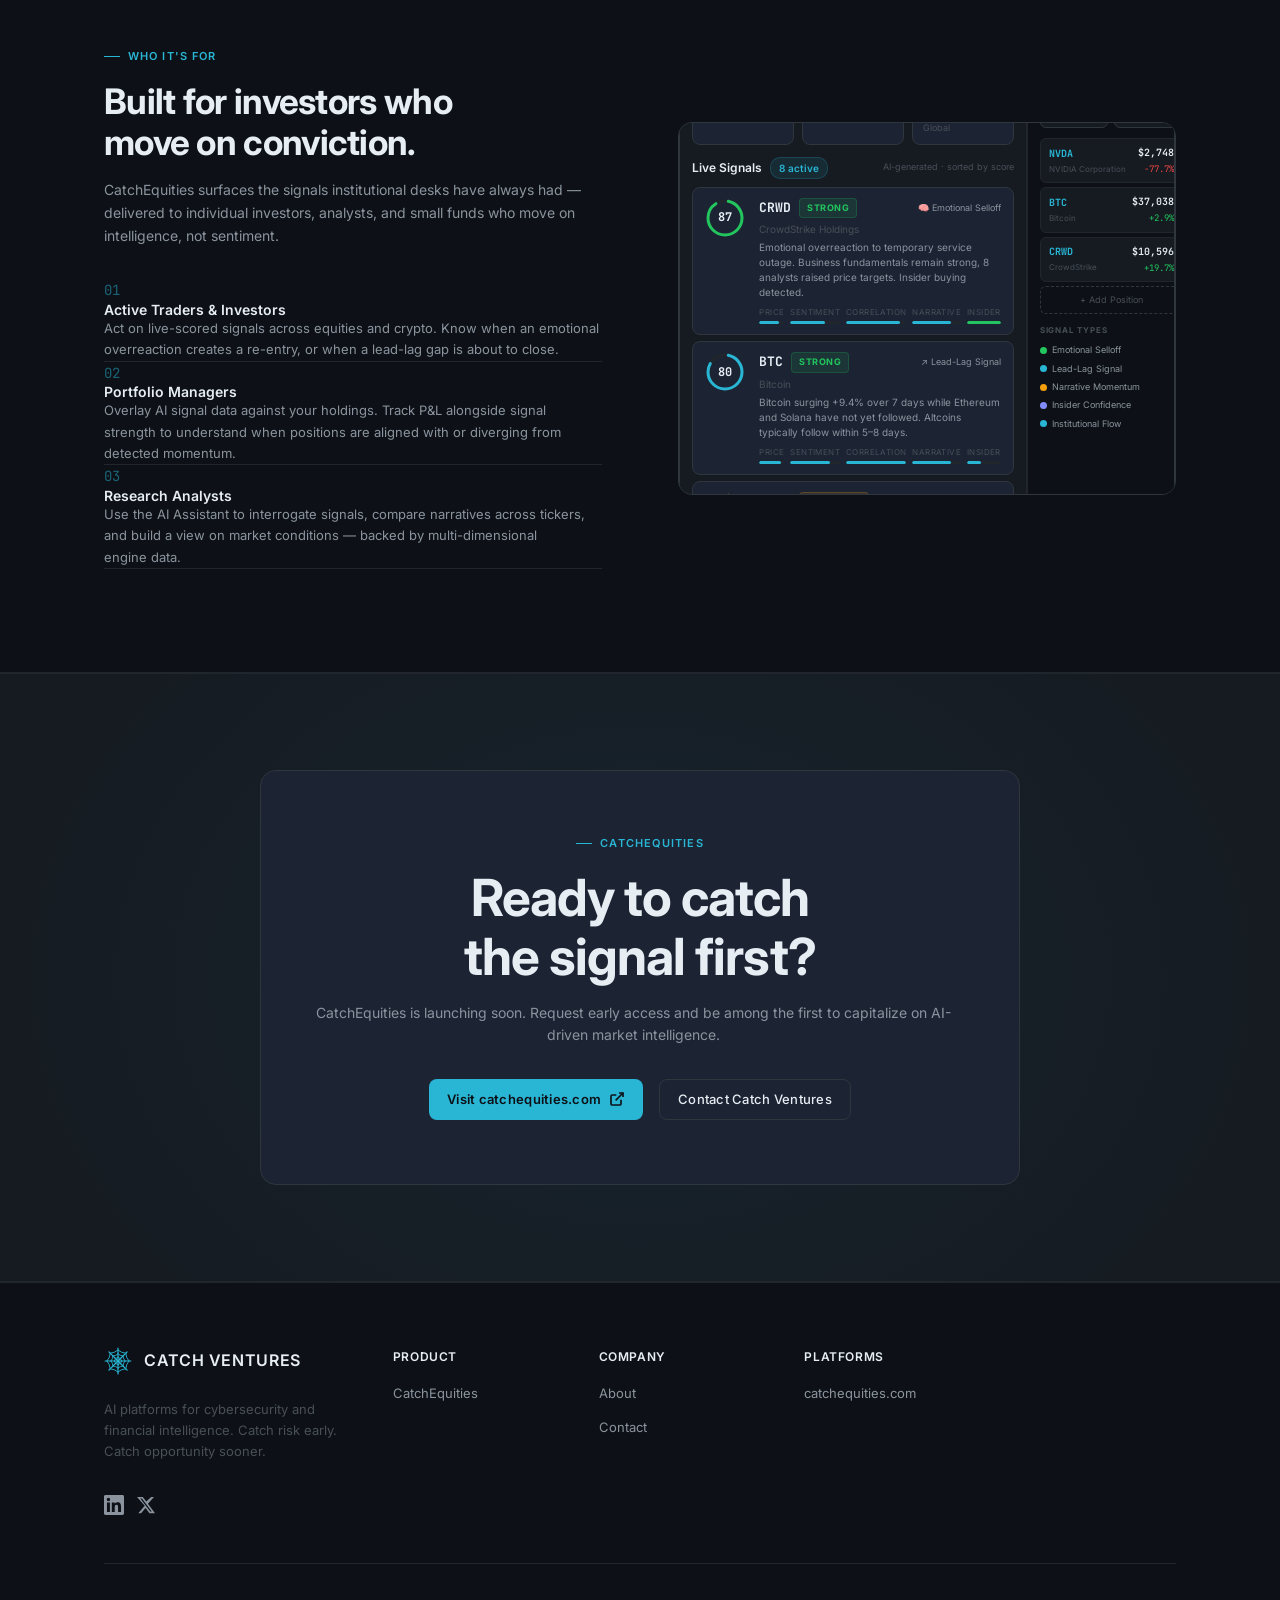
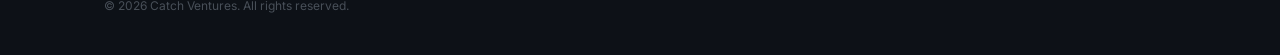
<file: catchequities.html>
<!DOCTYPE html>
<html lang="en" data-theme="dark">
<head>
<meta charset="UTF-8">
<meta name="viewport" content="width=device-width, initial-scale=1.0">
<meta name="referrer" content="strict-origin-when-cross-origin">
<title>CatchEquities — AI-Driven Financial Intelligence & Analytics</title>
<meta name="description" content="CatchEquities is an AI-driven financial intelligence platform for identifying confident market signals and anomalies. Built by Catch Ventures.">
<meta property="og:title" content="CatchEquities — Identify Market Signals Before Others Do">
<meta property="og:description" content="AI-powered financial analytics for detecting market anomalies, confident signals, and investment opportunities — before consensus forms.">
<meta property="og:type" content="website">
<meta property="og:url" content="https://www.catchequities.com">
<meta property="og:image" content="https://catchventures.ca/assets/logo-web.jpg">
<meta name="twitter:card" content="summary_large_image">
<meta name="twitter:title" content="CatchEquities — Identify Market Signals Before Others Do">
<meta name="twitter:description" content="AI-powered financial analytics for detecting market anomalies and investment opportunities.">
<meta name="twitter:image" content="https://catchventures.ca/assets/logo-web.jpg">
<link rel="preconnect" href="https://fonts.googleapis.com">
<link rel="preconnect" href="https://fonts.gstatic.com" crossorigin>
<link href="https://fonts.googleapis.com/css2?family=Inter:wght@400;500;600;700&family=JetBrains+Mono:wght@400;500;600;700&display=swap" rel="stylesheet">
<link rel="stylesheet" href="./base.css">
<link rel="stylesheet" href="./style.css">
<style>
  /* ============================================================
     CatchEquities Design System — Dark-native override
     Scoped to this page only; forces dark mode regardless of
     shared style.css theme toggle state.
     ============================================================ */

  /* Force dark on the page regardless of data-theme */
  :root,
  [data-theme="dark"],
  [data-theme="light"] {
    /* Page surfaces */
    --color-bg:              #0d1117;
    --color-surface:         #161b22;
    --color-surface-2:       #1c2333;
    --color-surface-offset:  #1c2333;
    --color-surface-offset-2:#21262d;
    --color-surface-dynamic: #30363d;
    --color-divider:         #21262d;
    --color-border:          #30363d;

    /* Text */
    --color-text:            #e6edf3;
    --color-text-muted:      #8b949e;
    --color-text-faint:      #484f58;
    --color-text-inverse:    #0d1117;

    /* Primary — Cyan accent */
    --color-primary:         #29b6d4;
    --color-primary-hover:   #1da6c4;
    --color-primary-active:  #1596b0;
    --color-primary-highlight: rgba(41,182,212,0.1);

    /* Secondary */
    --color-blue:            #6366f1;
    --color-blue-hover:      #4f51d8;
    --color-blue-active:     #4044c5;
    --color-blue-highlight:  rgba(99,102,241,0.1);

    /* System */
    --color-success:   #22c55e;
    --color-warning:   #f59e0b;
    --color-error:     #ef4444;
    --color-notification: #6366f1;

    /* Shadows — border-only, no drop shadows */
    --shadow-sm: none;
    --shadow-md: none;
    --shadow-lg: none;

    /* Fonts */
    --font-display: 'Inter', system-ui, sans-serif;
    --font-body:    'Inter', system-ui, sans-serif;
    --font-mono:    'JetBrains Mono', monospace;

    /* Radius */
    --radius-sm: 4px;
    --radius-md: 8px;
    --radius-lg: 12px;
    --radius-xl: 14px;
  }

  /* ---- Base overrides ---- */
  body {
    background: #0d1117;
    color: #e6edf3;
    font-family: 'Inter', system-ui, sans-serif;
    font-size: 14px;
    -webkit-font-smoothing: antialiased;
    -moz-osx-font-smoothing: grayscale;
  }

  /* ---- Nav overrides ---- */
  .nav {
    background: #161b22 !important;
    border-bottom: 1px solid #21262d !important;
    box-shadow: none !important;
  }

  .nav--scrolled {
    background: #161b22 !important;
    box-shadow: none !important;
    border-bottom: 1px solid #21262d !important;
  }

  .nav__logo-text {
    color: #e6edf3 !important;
    font-family: 'Inter', system-ui, sans-serif !important;
    font-weight: 600 !important;
  }

  .nav__links a {
    color: #8b949e !important;
    font-family: 'Inter', system-ui, sans-serif !important;
    font-size: 13px !important;
    font-weight: 500 !important;
  }

  .nav__links a:hover {
    color: #e6edf3 !important;
  }

  .nav__links a.active {
    color: #29b6d4 !important;
  }

  .theme-toggle {
    color: #8b949e !important;
    background: transparent !important;
    border: 1px solid #30363d !important;
    border-radius: 8px !important;
  }

  .theme-toggle:hover {
    color: #e6edf3 !important;
    background: rgba(41,182,212,0.08) !important;
  }

  .nav__mobile-menu {
    background: #161b22 !important;
    border-top: 1px solid #21262d !important;
  }

  .nav__mobile-menu a {
    color: #8b949e !important;
    font-family: 'Inter', system-ui, sans-serif !important;
  }

  .nav__mobile-menu a:hover {
    color: #29b6d4 !important;
    background: rgba(41,182,212,0.08) !important;
  }

  .nav__mobile-toggle span {
    background: #8b949e !important;
  }

  /* ---- Hero overrides ---- */
  .page-hero {
    background: #0d1117 !important;
    border-bottom: 1px solid #21262d !important;
  }

  .breadcrumb a,
  .breadcrumb span:not(.breadcrumb__sep) {
    color: #8b949e !important;
    font-family: 'Inter', system-ui, sans-serif !important;
    font-size: 12px !important;
  }

  .breadcrumb a:hover {
    color: #29b6d4 !important;
  }

  .breadcrumb__sep {
    color: #484f58 !important;
  }

  .hero__eyebrow {
    color: #29b6d4 !important;
    font-family: 'Inter', system-ui, sans-serif !important;
    font-size: 11px !important;
    font-weight: 600 !important;
    text-transform: uppercase !important;
    letter-spacing: 0.1em !important;
    background: rgba(41,182,212,0.08) !important;
    border: 1px solid rgba(41,182,212,0.2) !important;
    border-radius: 100px !important;
    padding: 4px 12px !important;
    display: inline-block !important;
    margin-bottom: 16px !important;
  }

  .hero__title {
    color: #e6edf3 !important;
    font-family: 'Inter', system-ui, sans-serif !important;
    font-weight: 700 !important;
    letter-spacing: -0.02em !important;
  }

  .hero__subtitle {
    color: #8b949e !important;
    font-family: 'Inter', system-ui, sans-serif !important;
    font-size: 15px !important;
    line-height: 1.65 !important;
  }

  /* ---- Buttons ---- */
  .btn--primary {
    background: #29b6d4 !important;
    color: #0d1117 !important;
    font-family: 'Inter', system-ui, sans-serif !important;
    font-weight: 600 !important;
    font-size: 13px !important;
    border-radius: 8px !important;
    padding: 9px 18px !important;
    border: none !important;
    box-shadow: none !important;
  }

  .btn--primary:hover {
    background: #1da6c4 !important;
    color: #0d1117 !important;
    transform: none !important;
    box-shadow: none !important;
  }

  .btn--ghost {
    background: transparent !important;
    color: #e6edf3 !important;
    border: 1px solid #30363d !important;
    font-family: 'Inter', system-ui, sans-serif !important;
    font-weight: 500 !important;
    font-size: 13px !important;
    border-radius: 8px !important;
    padding: 9px 18px !important;
    box-shadow: none !important;
  }

  .btn--ghost:hover {
    background: rgba(41,182,212,0.08) !important;
    border-color: rgba(41,182,212,0.3) !important;
    color: #e6edf3 !important;
    transform: none !important;
    box-shadow: none !important;
  }

  /* ---- Section ---- */
  .section {
    background: #0d1117 !important;
  }

  .section--alt {
    background: #0d1117 !important;
    border-top: 1px solid #21262d !important;
    border-bottom: 1px solid #21262d !important;
  }

  .section__eyebrow {
    color: #29b6d4 !important;
    font-family: 'Inter', system-ui, sans-serif !important;
    font-size: 11px !important;
    font-weight: 600 !important;
    text-transform: uppercase !important;
    letter-spacing: 0.1em !important;
  }

  .section__title {
    color: #e6edf3 !important;
    font-family: 'Inter', system-ui, sans-serif !important;
    font-weight: 700 !important;
    letter-spacing: -0.02em !important;
  }

  .section__body {
    color: #8b949e !important;
    font-family: 'Inter', system-ui, sans-serif !important;
    font-size: 14px !important;
    line-height: 1.65 !important;
  }

  /* ---- Feature tiles ---- */
  .feature-tile {
    background: #161b22 !important;
    border: 1px solid #30363d !important;
    border-radius: 12px !important;
    padding: 24px !important;
    transition: border-color 180ms ease, transform 180ms ease !important;
    box-shadow: none !important;
  }

  .feature-tile:hover {
    border-color: rgba(41,182,212,0.4) !important;
    transform: translateY(-1px) !important;
    box-shadow: none !important;
  }

  .feature-tile__icon {
    width: 40px !important;
    height: 40px !important;
    border-radius: 8px !important;
    background: rgba(41,182,212,0.1) !important;
    color: #29b6d4 !important;
    display: flex !important;
    align-items: center !important;
    justify-content: center !important;
    margin-bottom: 16px !important;
  }

  .feature-tile__title {
    font-family: 'Inter', system-ui, sans-serif !important;
    font-size: 14px !important;
    font-weight: 600 !important;
    color: #e6edf3 !important;
    letter-spacing: -0.01em !important;
    margin-bottom: 8px !important;
  }

  .feature-tile__body {
    font-family: 'Inter', system-ui, sans-serif !important;
    font-size: 13px !important;
    color: #8b949e !important;
    line-height: 1.65 !important;
  }

  .features-3col {
    display: grid !important;
    grid-template-columns: repeat(auto-fit, minmax(280px, 1fr)) !important;
    gap: 16px !important;
  }

  /* ---- Use cases ---- */
  .use-case {
    border-bottom: 1px solid #21262d !important;
  }

  .use-case__num {
    font-family: 'JetBrains Mono', monospace !important;
    font-feature-settings: "tnum" !important;
    color: #29b6d4 !important;
    opacity: 0.5 !important;
  }

  .use-case__title {
    font-family: 'Inter', system-ui, sans-serif !important;
    font-size: 14px !important;
    font-weight: 600 !important;
    color: #e6edf3 !important;
  }

  .use-case__body {
    font-family: 'Inter', system-ui, sans-serif !important;
    font-size: 13px !important;
    color: #8b949e !important;
    line-height: 1.65 !important;
  }

  /* ---- Feature split ---- */
  .feature-split__title {
    font-family: 'Inter', system-ui, sans-serif !important;
    font-weight: 700 !important;
    color: #e6edf3 !important;
    letter-spacing: -0.02em !important;
  }

  .feature-split__body {
    font-family: 'Inter', system-ui, sans-serif !important;
    font-size: 14px !important;
    color: #8b949e !important;
    line-height: 1.65 !important;
  }

  /* ---- Platform mockup (new palette) ---- */
  .eq-mockup {
    background: #161b22;
    border-radius: 12px;
    overflow: hidden;
    border: 1px solid #30363d;
    font-family: 'Inter', system-ui, sans-serif;
    box-shadow: none;
    width: 100%;
  }

  .eq-mockup__topbar {
    display: flex;
    align-items: center;
    justify-content: space-between;
    padding: 10px 16px;
    border-bottom: 1px solid #21262d;
    background: #161b22;
  }

  .eq-mockup__title {
    font-size: 13px;
    font-weight: 600;
    color: #e6edf3;
    display: flex;
    align-items: center;
    gap: 8px;
  }

  .eq-mockup__live {
    display: flex;
    align-items: center;
    gap: 5px;
    font-size: 11px;
    font-weight: 600;
    color: #22c55e;
  }

  .eq-mockup__live-dot {
    width: 7px;
    height: 7px;
    border-radius: 50%;
    background: #22c55e;
    box-shadow: 0 0 6px rgba(34,197,94,0.5);
  }

  .eq-mockup__refresh {
    font-size: 11px;
    color: #8b949e;
    background: transparent;
    border: 1px solid #30363d;
    border-radius: 6px;
    padding: 4px 10px;
    font-family: 'Inter', system-ui, sans-serif;
  }

  .eq-mockup__body {
    display: grid;
    grid-template-columns: 1fr 168px;
  }

  .eq-mockup__main {
    padding: 12px;
    border-right: 1px solid #21262d;
  }

  /* Stats row */
  .eq-stats {
    display: grid;
    grid-template-columns: repeat(3, 1fr);
    gap: 8px;
    margin-bottom: 12px;
  }

  .eq-stat {
    background: #1c2333;
    border: 1px solid #30363d;
    border-radius: 8px;
    padding: 8px 10px;
  }

  .eq-stat__label {
    font-size: 9px;
    font-weight: 600;
    color: #484f58;
    letter-spacing: 0.08em;
    text-transform: uppercase;
    margin-bottom: 4px;
  }

  .eq-stat__value {
    font-size: 18px;
    font-weight: 700;
    color: #e6edf3;
    line-height: 1;
    font-family: 'JetBrains Mono', monospace;
    font-feature-settings: "tnum";
  }

  .eq-stat__sub {
    font-size: 9px;
    color: #484f58;
    margin-top: 2px;
  }

  /* Signals header */
  .eq-signals-hdr {
    display: flex;
    align-items: center;
    gap: 8px;
    margin-bottom: 8px;
  }

  .eq-signals-hdr__title {
    font-size: 12px;
    font-weight: 600;
    color: #e6edf3;
  }

  .eq-signals-hdr__badge {
    font-size: 10px;
    font-weight: 600;
    color: #29b6d4;
    background: rgba(41,182,212,0.1);
    padding: 2px 8px;
    border-radius: 10px;
    border: 1px solid rgba(41,182,212,0.2);
  }

  .eq-signals-hdr__meta {
    font-size: 9px;
    color: #484f58;
    margin-left: auto;
  }

  /* Signal card */
  .eq-signal {
    background: #1c2333;
    border: 1px solid #30363d;
    border-radius: 8px;
    padding: 10px 12px;
    margin-bottom: 6px;
    display: grid;
    grid-template-columns: 44px 1fr;
    gap: 10px;
    align-items: start;
    transition: background 140ms ease;
  }

  .eq-signal:hover {
    background: rgba(255,255,255,0.02);
  }

  .eq-signal__score {
    width: 40px;
    height: 40px;
    border-radius: 50%;
    display: flex;
    align-items: center;
    justify-content: center;
    font-size: 12px;
    font-weight: 700;
    color: #e6edf3;
    font-family: 'JetBrains Mono', monospace;
    font-feature-settings: "tnum";
    flex-shrink: 0;
    position: relative;
  }

  .eq-signal__score svg {
    position: absolute;
    inset: 0;
    width: 100%;
    height: 100%;
  }

  .eq-signal__score-num {
    position: relative;
    z-index: 1;
  }

  .eq-signal__top {
    display: flex;
    align-items: center;
    gap: 8px;
    margin-bottom: 3px;
  }

  .eq-signal__ticker {
    font-size: 13px;
    font-weight: 700;
    color: #e6edf3;
    font-family: 'JetBrains Mono', monospace;
    font-feature-settings: "tnum";
  }

  .eq-signal__badge {
    font-size: 9px;
    font-weight: 700;
    padding: 2px 7px;
    border-radius: 4px;
    text-transform: uppercase;
    letter-spacing: 0.05em;
  }

  .eq-signal__badge--strong {
    background: rgba(34,197,94,0.12);
    color: #22c55e;
    border: 1px solid rgba(34,197,94,0.2);
  }

  .eq-signal__badge--moderate {
    background: rgba(245,158,11,0.12);
    color: #f59e0b;
    border: 1px solid rgba(245,158,11,0.2);
  }

  .eq-signal__type {
    font-size: 9px;
    color: #8b949e;
    margin-left: auto;
  }

  .eq-signal__name {
    font-size: 10px;
    color: #484f58;
    margin-bottom: 3px;
  }

  .eq-signal__desc {
    font-size: 10px;
    color: #8b949e;
    line-height: 1.5;
    margin-bottom: 6px;
  }

  .eq-signal__bars {
    display: flex;
    gap: 6px;
  }

  .eq-bar {
    flex: 1;
  }

  .eq-bar__label {
    font-size: 8px;
    color: #484f58;
    text-transform: uppercase;
    margin-bottom: 2px;
    letter-spacing: 0.05em;
  }

  .eq-bar__track {
    height: 3px;
    border-radius: 2px;
    background: #21262d;
    overflow: hidden;
  }

  .eq-bar__fill {
    height: 100%;
    border-radius: 2px;
  }

  /* Right sidebar */
  .eq-mockup__sidebar {
    padding: 12px;
    background: #0d1117;
    border-left: 1px solid #21262d;
  }

  .eq-sidebar__title {
    font-size: 11px;
    font-weight: 600;
    color: #e6edf3;
    margin-bottom: 8px;
    letter-spacing: -0.01em;
  }

  .eq-kpi-row {
    display: grid;
    grid-template-columns: 1fr 1fr;
    gap: 6px;
    margin-bottom: 10px;
  }

  .eq-kpi {
    background: #161b22;
    border: 1px solid #30363d;
    border-radius: 6px;
    padding: 6px 8px;
  }

  .eq-kpi__label {
    font-size: 8px;
    color: #484f58;
    text-transform: uppercase;
    letter-spacing: 0.07em;
    margin-bottom: 3px;
  }

  .eq-kpi__value {
    font-size: 12px;
    font-weight: 700;
    color: #e6edf3;
    line-height: 1;
    font-family: 'JetBrains Mono', monospace;
    font-feature-settings: "tnum";
  }

  .eq-kpi__sub {
    font-size: 9px;
    margin-top: 1px;
    font-family: 'JetBrains Mono', monospace;
    font-feature-settings: "tnum";
  }

  .eq-position {
    background: #161b22;
    border: 1px solid #21262d;
    border-radius: 6px;
    padding: 6px 8px;
    margin-bottom: 4px;
    display: flex;
    justify-content: space-between;
    align-items: center;
    transition: background 140ms ease;
  }

  .eq-position:hover {
    background: rgba(255,255,255,0.02);
  }

  .eq-position__ticker {
    font-size: 10px;
    font-weight: 700;
    color: #29b6d4;
    font-family: 'JetBrains Mono', monospace;
    font-feature-settings: "tnum";
  }

  .eq-position__name {
    font-size: 8px;
    color: #484f58;
    margin-top: 1px;
  }

  .eq-position__right {
    text-align: right;
  }

  .eq-position__val {
    font-size: 10px;
    font-weight: 600;
    color: #e6edf3;
    font-family: 'JetBrains Mono', monospace;
    font-feature-settings: "tnum";
  }

  .eq-position__pnl {
    font-size: 9px;
    margin-top: 1px;
    font-family: 'JetBrains Mono', monospace;
    font-feature-settings: "tnum";
  }

  .eq-add {
    border: 1px dashed #30363d;
    border-radius: 6px;
    padding: 6px;
    text-align: center;
    font-size: 9px;
    color: #484f58;
    margin-bottom: 10px;
    cursor: default;
  }

  .eq-signal-types__title {
    font-size: 8px;
    font-weight: 700;
    color: #484f58;
    letter-spacing: 0.1em;
    text-transform: uppercase;
    margin-bottom: 6px;
  }

  .eq-signal-type {
    display: flex;
    align-items: center;
    gap: 5px;
    font-size: 9px;
    color: #8b949e;
    margin-bottom: 4px;
  }

  .eq-signal-type__dot {
    width: 7px;
    height: 7px;
    border-radius: 50%;
    flex-shrink: 0;
  }

  /* ---- Contact/CTA band ---- */
  .contact-band {
    background: #161b22 !important;
    border-top: 1px solid #21262d !important;
    border-bottom: 1px solid #21262d !important;
  }

  .contact-band__inner {
    border: 1px solid #30363d !important;
    border-radius: 16px !important;
    background: #1c2333 !important;
    box-shadow: none !important;
    padding: 64px 48px !important;
    max-width: 760px !important;
    margin: 0 auto !important;
  }

  .contact-band__title {
    color: #e6edf3 !important;
    font-family: 'Inter', system-ui, sans-serif !important;
    font-weight: 700 !important;
    letter-spacing: -0.02em !important;
  }

  .contact-band__sub {
    color: #8b949e !important;
    font-family: 'Inter', system-ui, sans-serif !important;
    font-size: 14px !important;
  }

  /* ---- Footer ---- */
  .footer {
    background: #0d1117 !important;
    border-top: 1px solid #21262d !important;
  }

  .footer__col-title {
    color: #e6edf3 !important;
    font-family: 'Inter', system-ui, sans-serif !important;
    font-size: 12px !important;
    font-weight: 600 !important;
    letter-spacing: 0.05em !important;
    text-transform: uppercase !important;
  }

  .footer__links a {
    color: #8b949e !important;
    font-family: 'Inter', system-ui, sans-serif !important;
    font-size: 13px !important;
  }

  .footer__links a:hover {
    color: #29b6d4 !important;
  }

  .footer__tagline {
    color: #484f58 !important;
    font-family: 'Inter', system-ui, sans-serif !important;
    font-size: 13px !important;
  }

  .footer__copy {
    color: #484f58 !important;
    font-family: 'Inter', system-ui, sans-serif !important;
    font-size: 12px !important;
  }
  .footer__social-link { color: #8b949e; transition: color 0.2s; }
  .footer__social-link:hover { color: #29b6d4; }

  .footer__attribution a {
    color: #484f58 !important;
    font-family: 'Inter', system-ui, sans-serif !important;
    font-size: 12px !important;
  }

  .footer__attribution a:hover {
    color: #29b6d4 !important;
  }

  /* ---- Hero visual SVG ---- */
  .eq-hero-visual {
    position: absolute;
    right: 0;
    top: 0;
    bottom: 0;
    width: 50%;
    overflow: hidden;
    pointer-events: none;
    display: flex;
    align-items: center;
    justify-content: center;
  }

  @media (max-width: 960px) {
    .eq-hero-visual { display: none; }
  }

  /* Ticker band */
  .ticker-band {
    background: #161b22 !important;
    border-top: 1px solid #21262d !important;
    border-bottom: 1px solid #21262d !important;
  }

  /* Signal display wrapper */
  .signal-display {
    background: transparent !important;
    border: none !important;
    box-shadow: none !important;
  }

  /* Override scroll-driven animation — use simple fade-in on load instead */
  .fade-in {
    opacity: 1 !important;
    animation: eq-fadein 0.5s ease both !important;
    animation-timeline: unset !important;
  }

  @keyframes eq-fadein {
    from { opacity: 0; transform: translateY(12px); }
    to   { opacity: 1; transform: translateY(0); }
  }
</style>
<script type="application/ld+json">
{
  "@context": "https://schema.org",
  "@type": "SoftwareApplication",
  "name": "CatchEquities",
  "applicationCategory": "FinanceApplication",
  "description": "AI-driven financial intelligence and analytics platform for market signal detection",
  "url": "https://www.catchequities.com"
}
</script>
<link rel="icon" href="/favicon.ico" sizes="32x32">
<link rel="icon" href="./assets/favicon.ico" sizes="32x32">
<link rel="icon" type="image/svg+xml" href="./assets/favicon.svg">
<link rel="apple-touch-icon" href="./assets/favicon-192.png">
</head>
<body>

<!-- Navigation -->
<nav class="nav" id="main-nav">
  <div class="container">
    <div class="nav__inner">
      <a href="./index.html" class="nav__logo" aria-label="Catch Ventures home">
        <span class="nav__webmark" aria-hidden="true"><svg width="28" height="28" viewBox="0 0 100 100" fill="none" style="color:#29b6d4">
  <line x1="50.0" y1="50.0" x2="50.00" y2="4.00" stroke="currentColor" stroke-width="4.2" stroke-linecap="round"/>
  <line x1="50.0" y1="50.0" x2="82.53" y2="17.47" stroke="currentColor" stroke-width="4.2" stroke-linecap="round"/>
  <line x1="50.0" y1="50.0" x2="96.00" y2="50.00" stroke="currentColor" stroke-width="4.2" stroke-linecap="round"/>
  <line x1="50.0" y1="50.0" x2="82.53" y2="82.53" stroke="currentColor" stroke-width="4.2" stroke-linecap="round"/>
  <line x1="50.0" y1="50.0" x2="50.00" y2="96.00" stroke="currentColor" stroke-width="4.2" stroke-linecap="round"/>
  <line x1="50.0" y1="50.0" x2="17.47" y2="82.53" stroke="currentColor" stroke-width="4.2" stroke-linecap="round"/>
  <line x1="50.0" y1="50.0" x2="4.00" y2="50.00" stroke="currentColor" stroke-width="4.2" stroke-linecap="round"/>
  <line x1="50.0" y1="50.0" x2="17.47" y2="17.47" stroke="currentColor" stroke-width="4.2" stroke-linecap="round"/>
  <path d="M50.00,37.00 Q53.98,40.39 59.19,40.81" stroke="currentColor" stroke-width="3.2" stroke-linecap="round" fill="none"/>
  <path d="M59.19,40.81 Q59.61,46.02 63.00,50.00" stroke="currentColor" stroke-width="3.2" stroke-linecap="round" fill="none"/>
  <path d="M63.00,50.00 Q59.61,53.98 59.19,59.19" stroke="currentColor" stroke-width="3.2" stroke-linecap="round" fill="none"/>
  <path d="M59.19,59.19 Q53.98,59.61 50.00,63.00" stroke="currentColor" stroke-width="3.2" stroke-linecap="round" fill="none"/>
  <path d="M50.00,63.00 Q46.02,59.61 40.81,59.19" stroke="currentColor" stroke-width="3.2" stroke-linecap="round" fill="none"/>
  <path d="M40.81,59.19 Q40.39,53.98 37.00,50.00" stroke="currentColor" stroke-width="3.2" stroke-linecap="round" fill="none"/>
  <path d="M37.00,50.00 Q40.39,46.02 40.81,40.81" stroke="currentColor" stroke-width="3.2" stroke-linecap="round" fill="none"/>
  <path d="M40.81,40.81 Q46.02,40.39 50.00,37.00" stroke="currentColor" stroke-width="3.2" stroke-linecap="round" fill="none"/>
  <path d="M50.00,25.00 Q57.65,31.52 67.68,32.32" stroke="currentColor" stroke-width="3.2" stroke-linecap="round" fill="none"/>
  <path d="M67.68,32.32 Q68.48,42.35 75.00,50.00" stroke="currentColor" stroke-width="3.2" stroke-linecap="round" fill="none"/>
  <path d="M75.00,50.00 Q68.48,57.65 67.68,67.68" stroke="currentColor" stroke-width="3.2" stroke-linecap="round" fill="none"/>
  <path d="M67.68,67.68 Q57.65,68.48 50.00,75.00" stroke="currentColor" stroke-width="3.2" stroke-linecap="round" fill="none"/>
  <path d="M50.00,75.00 Q42.35,68.48 32.32,67.68" stroke="currentColor" stroke-width="3.2" stroke-linecap="round" fill="none"/>
  <path d="M32.32,67.68 Q31.52,57.65 25.00,50.00" stroke="currentColor" stroke-width="3.2" stroke-linecap="round" fill="none"/>
  <path d="M25.00,50.00 Q31.52,42.35 32.32,32.32" stroke="currentColor" stroke-width="3.2" stroke-linecap="round" fill="none"/>
  <path d="M32.32,32.32 Q42.35,31.52 50.00,25.00" stroke="currentColor" stroke-width="3.2" stroke-linecap="round" fill="none"/>
  <path d="M50.00,11.00 Q61.94,21.17 77.58,22.42" stroke="currentColor" stroke-width="3.2" stroke-linecap="round" fill="none"/>
  <path d="M77.58,22.42 Q78.83,38.06 89.00,50.00" stroke="currentColor" stroke-width="3.2" stroke-linecap="round" fill="none"/>
  <path d="M89.00,50.00 Q78.83,61.94 77.58,77.58" stroke="currentColor" stroke-width="3.2" stroke-linecap="round" fill="none"/>
  <path d="M77.58,77.58 Q61.94,78.83 50.00,89.00" stroke="currentColor" stroke-width="3.2" stroke-linecap="round" fill="none"/>
  <path d="M50.00,89.00 Q38.06,78.83 22.42,77.58" stroke="currentColor" stroke-width="3.2" stroke-linecap="round" fill="none"/>
  <path d="M22.42,77.58 Q21.17,61.94 11.00,50.00" stroke="currentColor" stroke-width="3.2" stroke-linecap="round" fill="none"/>
  <path d="M11.00,50.00 Q21.17,38.06 22.42,22.42" stroke="currentColor" stroke-width="3.2" stroke-linecap="round" fill="none"/>
  <path d="M22.42,22.42 Q38.06,21.17 50.00,11.00" stroke="currentColor" stroke-width="3.2" stroke-linecap="round" fill="none"/>
</svg></span>
        <span class="nav__logo-text">Catch Ventures</span>
      </a>

      <ul class="nav__links" role="list">
        <li><a href="./index.html">Home</a></li>
        <li><a href="./catchequities.html" class="active">CatchEquities</a></li>
        <li><a href="./index.html#about">About</a></li>
        <li><a href="./index.html#contact">Contact</a></li>
      </ul>
      <button class="nav__mobile-toggle" id="mobileToggle" aria-label="Open menu" aria-expanded="false">
        <span></span><span></span><span></span>
      </button>
    </div>
    <div class="nav__mobile-menu" id="mobileMenu" role="navigation">
      <a href="./index.html">Home</a>
      <a href="./catchequities.html">CatchEquities</a>
      <a href="./index.html#about">About</a>
      <a href="./index.html#contact">Contact</a>
    </div>
  </div>
</nav>

<main>
  <!-- Page Hero -->
  <section class="page-hero">
    <div class="eq-hero-visual" aria-hidden="true">
      <svg viewBox="0 0 500 400" width="480" height="380" xmlns="http://www.w3.org/2000/svg">
        <defs>
          <linearGradient id="lineGradEQ" x1="0%" y1="0%" x2="100%" y2="0%">
            <stop offset="0%" style="stop-color:#29b6d4;stop-opacity:0.05"/>
            <stop offset="50%" style="stop-color:#29b6d4;stop-opacity:0.7"/>
            <stop offset="100%" style="stop-color:#29b6d4;stop-opacity:0.4"/>
          </linearGradient>
          <filter id="glowEQ">
            <feGaussianBlur stdDeviation="3" result="coloredBlur"/>
            <feMerge><feMergeNode in="coloredBlur"/><feMergeNode in="SourceGraphic"/></feMerge>
          </filter>
        </defs>
        <!-- Grid -->
        <g opacity="0.05" stroke="#e6edf3" stroke-width="0.5">
          <line x1="0" y1="80" x2="500" y2="80"/><line x1="0" y1="160" x2="500" y2="160"/>
          <line x1="0" y1="240" x2="500" y2="240"/><line x1="0" y1="320" x2="500" y2="320"/>
          <line x1="100" y1="0" x2="100" y2="400"/><line x1="200" y1="0" x2="200" y2="400"/>
          <line x1="300" y1="0" x2="300" y2="400"/><line x1="400" y1="0" x2="400" y2="400"/>
        </g>
        <!-- Main signal line -->
        <polyline points="20,300 60,290 90,270 120,280 150,240 180,220 200,200 230,160 260,140 290,100 310,115 340,70 370,55 400,65 440,40 490,20"
          fill="none" stroke="url(#lineGradEQ)" stroke-width="2.5" filter="url(#glowEQ)"/>
        <!-- Area fill -->
        <polygon points="20,300 60,290 90,270 120,280 150,240 180,220 200,200 230,160 260,140 290,100 310,115 340,70 370,55 400,65 440,40 490,20 490,380 20,380"
          fill="#29b6d4" opacity="0.03"/>
        <!-- Volume bars -->
        <g opacity="0.12" fill="#29b6d4">
          <rect x="20" y="350" width="30" height="20" rx="2"/>
          <rect x="60" y="345" width="30" height="25" rx="2"/>
          <rect x="100" y="340" width="30" height="30" rx="2"/>
          <rect x="140" y="352" width="30" height="18" rx="2"/>
          <rect x="180" y="335" width="30" height="35" rx="2"/>
          <rect x="220" y="330" width="30" height="40" rx="2"/>
          <rect x="260" y="345" width="30" height="25" rx="2"/>
          <rect x="300" y="320" width="30" height="50" rx="2"/>
          <rect x="340" y="325" width="30" height="45" rx="2"/>
          <rect x="380" y="315" width="30" height="55" rx="2"/>
          <rect x="420" y="310" width="30" height="60" rx="2"/>
          <rect x="460" y="305" width="30" height="65" rx="2"/>
        </g>
        <!-- Signal detection markers -->
        <circle cx="290" cy="100" r="7" fill="none" stroke="#29b6d4" stroke-width="1.5" filter="url(#glowEQ)"/>
        <circle cx="290" cy="100" r="3" fill="#29b6d4"/>
        <circle cx="440" cy="40" r="7" fill="none" stroke="#29b6d4" stroke-width="1.5" filter="url(#glowEQ)"/>
        <circle cx="440" cy="40" r="3" fill="#29b6d4"/>
        <!-- Labels -->
        <rect x="265" y="72" width="100" height="20" rx="4" fill="#161b22" stroke="#29b6d4" stroke-width="1" opacity="0.9"/>
        <text x="315" y="86" text-anchor="middle" font-size="8.5" fill="#29b6d4" font-family="JetBrains Mono, monospace" font-weight="700">▲ SIGNAL +12.4%</text>
        <rect x="380" y="16" width="118" height="20" rx="4" fill="#161b22" stroke="#29b6d4" stroke-width="1" opacity="0.9"/>
        <text x="439" y="30" text-anchor="middle" font-size="8.5" fill="#29b6d4" font-family="JetBrains Mono, monospace" font-weight="700">▲ CONFIRMED +8.7%</text>
      </svg>
    </div>

    <div class="container">
      <div class="page-hero__content">
        <nav class="breadcrumb" aria-label="Breadcrumb">
          <a href="./index.html">Catch Ventures</a>
          <span class="breadcrumb__sep" aria-hidden="true">›</span>
          <span aria-current="page">CatchEquities</span>
        </nav>
        <div class="hero__eyebrow">Financial Intelligence Platform</div>
        <h1 class="hero__title">
          Catch<span style="font-weight:300">Equities</span>
        </h1>
        <p class="hero__subtitle" style="font-size: 15px; max-width: 540px;">
          AI-driven financial analytics that identifies confident market signals and anomalies for capitalization — before the market reaches consensus.
        </p>
        <div class="hero__cta">
          <a href="https://www.catchequities.com" target="_blank" rel="noopener noreferrer" class="btn btn--primary">
            Visit catchequities.com
            <svg width="16" height="16" viewBox="0 0 24 24" fill="none" stroke="currentColor" stroke-width="2.5" aria-hidden="true"><path d="M18 13v6a2 2 0 0 1-2 2H5a2 2 0 0 1-2-2V8a2 2 0 0 1 2-2h6"/><polyline points="15 3 21 3 21 9"/><line x1="10" y1="14" x2="21" y2="3"/></svg>
          </a>
          <a href="./index.html#contact" class="btn btn--ghost">Request Early Access</a>
        </div>
      </div>
    </div>
  </section>

  <!-- Platform Overview -->
  <section class="section" id="overview">
    <div class="container">
      <div class="section__header fade-in">
        <div class="section__eyebrow">What It Does</div>
        <h2 class="section__title">Five signal engines.<br>One unified opportunity radar.</h2>
        <p class="section__body">CatchEquities runs five parallel AI signal engines — Emotional, Lead-Lag, Narrative, Insider, and Institutional — scoring every signal in real time so you act on conviction, not noise.</p>
      </div>

      <div class="features-3col">
        <div class="feature-tile fade-in">
          <div class="feature-tile__icon">
            <svg width="20" height="20" viewBox="0 0 24 24" fill="none" stroke="currentColor" stroke-width="2" aria-hidden="true">
              <polyline points="22 7 13.5 15.5 8.5 10.5 2 17"/>
              <polyline points="16 7 22 7 22 13"/>
            </svg>
          </div>
          <h3 class="feature-tile__title">Opportunity Radar</h3>
          <p class="feature-tile__body">A live-updating dashboard that scores and ranks active signals across all monitored assets. Strong, Moderate, and Watchlist tiers keep you focused on what matters most right now.</p>
        </div>

        <div class="feature-tile fade-in">
          <div class="feature-tile__icon">
            <svg width="20" height="20" viewBox="0 0 24 24" fill="none" stroke="currentColor" stroke-width="2" aria-hidden="true">
              <circle cx="11" cy="11" r="8"/>
              <path d="M21 21l-4.35-4.35"/>
              <line x1="11" y1="8" x2="11" y2="14"/>
              <line x1="8" y1="11" x2="14" y2="11"/>
            </svg>
          </div>
          <h3 class="feature-tile__title">Lead-Lag Detection</h3>
          <p class="feature-tile__body">Identifies when a leading asset (e.g. BTC) moves significantly while correlated assets haven't followed yet — surfacing the opportunity window before the market catches up.</p>
        </div>

        <div class="feature-tile fade-in">
          <div class="feature-tile__icon">
            <svg width="20" height="20" viewBox="0 0 24 24" fill="none" stroke="currentColor" stroke-width="2" aria-hidden="true">
              <rect x="3" y="3" width="7" height="7"/>
              <rect x="14" y="3" width="7" height="7"/>
              <rect x="14" y="14" width="7" height="7"/>
              <rect x="3" y="14" width="7" height="7"/>
            </svg>
          </div>
          <h3 class="feature-tile__title">Narrative Momentum</h3>
          <p class="feature-tile__body">Tracks AI-detected narrative intensity across 1,000+ assets — US, Canada, Crypto, and Global. Flags when a narrative is peaking or spilling over to adjacent tickers not yet priced in.</p>
        </div>

        <div class="feature-tile fade-in">
          <div class="feature-tile__icon">
            <svg width="20" height="20" viewBox="0 0 24 24" fill="none" stroke="currentColor" stroke-width="2" aria-hidden="true">
              <path d="M13 2L3 14h9l-1 8 10-12h-9l1-8z"/>
            </svg>
          </div>
          <h3 class="feature-tile__title">Portfolio Insights</h3>
          <p class="feature-tile__body">Track your holdings alongside active signals. See P&amp;L, signal alignment per position, and get notified when a monitored asset triggers a new high-confidence opportunity.</p>
        </div>

        <div class="feature-tile fade-in">
          <div class="feature-tile__icon">
            <svg width="20" height="20" viewBox="0 0 24 24" fill="none" stroke="currentColor" stroke-width="2" aria-hidden="true">
              <path d="M14 2H6a2 2 0 0 0-2 2v16a2 2 0 0 0 2 2h12a2 2 0 0 0 2-2V8z"/>
              <polyline points="14 2 14 8 20 8"/>
              <line x1="16" y1="13" x2="8" y2="13"/>
              <line x1="16" y1="17" x2="8" y2="17"/>
              <polyline points="10 9 9 9 8 9"/>
            </svg>
          </div>
          <h3 class="feature-tile__title">Explainable Signals</h3>
          <p class="feature-tile__body">Every signal card includes a plain-language rationale — what triggered it, which engines fired, and the multi-dimensional score breakdown across Price, Sentiment, Correlation, Narrative, and Insider dimensions.</p>
        </div>

        <div class="feature-tile fade-in">
          <div class="feature-tile__icon">
            <svg width="20" height="20" viewBox="0 0 24 24" fill="none" stroke="currentColor" stroke-width="2" aria-hidden="true">
              <path d="M12 22s8-4 8-10V5l-8-3-8 3v7c0 6 8 10 8 10z"/>
            </svg>
          </div>
          <h3 class="feature-tile__title">Secure SaaS Architecture</h3>
          <p class="feature-tile__body">Built on AWS with enterprise-grade security. Your data and portfolio intelligence are protected with industry best practices from day one.</p>
        </div>
      </div>
    </div>
  </section>

  <!-- Use Cases -->
  <section class="section section--alt">
    <div class="container">
      <div class="feature-split">
        <div class="fade-in">
          <div class="section__eyebrow">Who It's For</div>
          <h2 class="feature-split__title">Built for investors who<br>move on conviction.</h2>
          <p class="feature-split__body">CatchEquities surfaces the signals institutional desks have always had — delivered to individual investors, analysts, and small funds who move on intelligence, not sentiment.</p>

          <div style="margin-top: 2rem;">
            <div class="use-case">
              <div class="use-case__num">01</div>
              <div>
                <h3 class="use-case__title">Active Traders &amp; Investors</h3>
                <p class="use-case__body">Act on live-scored signals across equities and crypto. Know when an emotional overreaction creates a re-entry, or when a lead-lag gap is about to close.</p>
              </div>
            </div>
            <div class="use-case">
              <div class="use-case__num">02</div>
              <div>
                <h3 class="use-case__title">Portfolio Managers</h3>
                <p class="use-case__body">Overlay AI signal data against your holdings. Track P&amp;L alongside signal strength to understand when positions are aligned with or diverging from detected momentum.</p>
              </div>
            </div>
            <div class="use-case">
              <div class="use-case__num">03</div>
              <div>
                <h3 class="use-case__title">Research Analysts</h3>
                <p class="use-case__body">Use the AI Assistant to interrogate signals, compare narratives across tickers, and build a view on market conditions — backed by multi-dimensional engine data.</p>
              </div>
            </div>
          </div>
        </div>

        <div class="feature-split__visual fade-in" aria-hidden="true">
          <div class="signal-display" style="padding:0; background:transparent; border:none; box-shadow:none;">
            <div class="eq-mockup">
              <!-- Top bar -->
              <div class="eq-mockup__topbar">
                <div class="eq-mockup__title">
                  Opportunity Radar
                  <div class="eq-mockup__live"><span class="eq-mockup__live-dot"></span> Live</div>
                </div>
                <div class="eq-mockup__refresh">↺ Refresh Signals</div>
              </div>
              <!-- Body -->
              <div class="eq-mockup__body">
                <!-- Main column -->
                <div class="eq-mockup__main">
                  <!-- Stats -->
                  <div class="eq-stats">
                    <div class="eq-stat">
                      <div class="eq-stat__label">Active Signals</div>
                      <div class="eq-stat__value">8</div>
                    </div>
                    <div class="eq-stat">
                      <div class="eq-stat__label">Strong Opp.</div>
                      <div class="eq-stat__value">2</div>
                      <div class="eq-stat__sub">Score 80–100</div>
                    </div>
                    <div class="eq-stat">
                      <div class="eq-stat__label">Monitored Assets</div>
                      <div class="eq-stat__value">1,000+</div>
                      <div class="eq-stat__sub">US, CA, Crypto, Global</div>
                    </div>
                  </div>
                  <!-- Signals header -->
                  <div class="eq-signals-hdr">
                    <span class="eq-signals-hdr__title">Live Signals</span>
                    <span class="eq-signals-hdr__badge">8 active</span>
                    <span class="eq-signals-hdr__meta">AI-generated · sorted by score</span>
                  </div>
                  <!-- CRWD -->
                  <div class="eq-signal">
                    <div class="eq-signal__score">
                      <svg viewBox="0 0 40 40" fill="none"><circle cx="20" cy="20" r="17" stroke="#21262d" stroke-width="3"/><circle cx="20" cy="20" r="17" stroke="#22c55e" stroke-width="3" stroke-dasharray="94 13" stroke-dashoffset="24" stroke-linecap="round"/></svg>
                      <span class="eq-signal__score-num">87</span>
                    </div>
                    <div>
                      <div class="eq-signal__top">
                        <span class="eq-signal__ticker">CRWD</span>
                        <span class="eq-signal__badge eq-signal__badge--strong">STRONG</span>
                        <span class="eq-signal__type">🧠 Emotional Selloff</span>
                      </div>
                      <div class="eq-signal__name">CrowdStrike Holdings</div>
                      <div class="eq-signal__desc">Emotional overreaction to temporary service outage. Business fundamentals remain strong, 8 analysts raised price targets. Insider buying detected.</div>
                      <div class="eq-signal__bars">
                        <div class="eq-bar"><div class="eq-bar__label">Price</div><div class="eq-bar__track"><div class="eq-bar__fill" style="width:77%;background:#29b6d4"></div></div></div>
                        <div class="eq-bar"><div class="eq-bar__label">Sentiment</div><div class="eq-bar__track"><div class="eq-bar__fill" style="width:70%;background:#29b6d4"></div></div></div>
                        <div class="eq-bar"><div class="eq-bar__label">Correlation</div><div class="eq-bar__track"><div class="eq-bar__fill" style="width:90%;background:#29b6d4"></div></div></div>
                        <div class="eq-bar"><div class="eq-bar__label">Narrative</div><div class="eq-bar__track"><div class="eq-bar__fill" style="width:80%;background:#29b6d4"></div></div></div>
                        <div class="eq-bar"><div class="eq-bar__label">Insider</div><div class="eq-bar__track"><div class="eq-bar__fill" style="width:100%;background:#22c55e"></div></div></div>
                      </div>
                    </div>
                  </div>
                  <!-- BTC -->
                  <div class="eq-signal">
                    <div class="eq-signal__score">
                      <svg viewBox="0 0 40 40" fill="none"><circle cx="20" cy="20" r="17" stroke="#21262d" stroke-width="3"/><circle cx="20" cy="20" r="17" stroke="#29b6d4" stroke-width="3" stroke-dasharray="86 21" stroke-dashoffset="24" stroke-linecap="round"/></svg>
                      <span class="eq-signal__score-num">80</span>
                    </div>
                    <div>
                      <div class="eq-signal__top">
                        <span class="eq-signal__ticker">BTC</span>
                        <span class="eq-signal__badge eq-signal__badge--strong">STRONG</span>
                        <span class="eq-signal__type">↗ Lead-Lag Signal</span>
                      </div>
                      <div class="eq-signal__name">Bitcoin</div>
                      <div class="eq-signal__desc">Bitcoin surging +9.4% over 7 days while Ethereum and Solana have not yet followed. Altcoins typically follow within 5–8 days.</div>
                      <div class="eq-signal__bars">
                        <div class="eq-bar"><div class="eq-bar__label">Price</div><div class="eq-bar__track"><div class="eq-bar__fill" style="width:85%;background:#29b6d4"></div></div></div>
                        <div class="eq-bar"><div class="eq-bar__label">Sentiment</div><div class="eq-bar__track"><div class="eq-bar__fill" style="width:80%;background:#29b6d4"></div></div></div>
                        <div class="eq-bar"><div class="eq-bar__label">Correlation</div><div class="eq-bar__track"><div class="eq-bar__fill" style="width:100%;background:#29b6d4"></div></div></div>
                        <div class="eq-bar"><div class="eq-bar__label">Narrative</div><div class="eq-bar__track"><div class="eq-bar__fill" style="width:80%;background:#29b6d4"></div></div></div>
                        <div class="eq-bar"><div class="eq-bar__label">Insider</div><div class="eq-bar__track"><div class="eq-bar__fill" style="width:40%;background:#29b6d4"></div></div></div>
                      </div>
                    </div>
                  </div>
                  <!-- NVDA -->
                  <div class="eq-signal">
                    <div class="eq-signal__score">
                      <svg viewBox="0 0 40 40" fill="none"><circle cx="20" cy="20" r="17" stroke="#21262d" stroke-width="3"/><circle cx="20" cy="20" r="17" stroke="#f59e0b" stroke-width="3" stroke-dasharray="75 32" stroke-dashoffset="24" stroke-linecap="round"/></svg>
                      <span class="eq-signal__score-num">79</span>
                    </div>
                    <div>
                      <div class="eq-signal__top">
                        <span class="eq-signal__ticker">NVDA</span>
                        <span class="eq-signal__badge eq-signal__badge--moderate">MODERATE</span>
                        <span class="eq-signal__type">📋 Narrative Momentum</span>
                      </div>
                      <div class="eq-signal__name">NVIDIA Corporation</div>
                      <div class="eq-signal__desc">AI infrastructure narrative reaching new peak intensity. NVDA dominant but spillover to AMD, MSFT not yet fully priced in.</div>
                      <div class="eq-signal__bars">
                        <div class="eq-bar"><div class="eq-bar__label">Price</div><div class="eq-bar__track"><div class="eq-bar__fill" style="width:73%;background:#f59e0b"></div></div></div>
                        <div class="eq-bar"><div class="eq-bar__label">Sentiment</div><div class="eq-bar__track"><div class="eq-bar__fill" style="width:77%;background:#f59e0b"></div></div></div>
                        <div class="eq-bar"><div class="eq-bar__label">Correlation</div><div class="eq-bar__track"><div class="eq-bar__fill" style="width:65%;background:#f59e0b"></div></div></div>
                        <div class="eq-bar"><div class="eq-bar__label">Narrative</div><div class="eq-bar__track"><div class="eq-bar__fill" style="width:93%;background:#f59e0b"></div></div></div>
                        <div class="eq-bar"><div class="eq-bar__label">Insider</div><div class="eq-bar__track"><div class="eq-bar__fill" style="width:60%;background:#f59e0b"></div></div></div>
                      </div>
                    </div>
                  </div>
                </div>
                <!-- Sidebar -->
                <div class="eq-mockup__sidebar">
                  <div class="eq-sidebar__title">Portfolio Insights</div>
                  <div class="eq-kpi-row">
                    <div class="eq-kpi">
                      <div class="eq-kpi__label">Total Value</div>
                      <div class="eq-kpi__value">$50,382</div>
                    </div>
                    <div class="eq-kpi">
                      <div class="eq-kpi__label">P&amp;L</div>
                      <div class="eq-kpi__value" style="color:#ef4444">−6,768</div>
                      <div class="eq-kpi__sub" style="color:#ef4444">−11.8%</div>
                    </div>
                  </div>
                  <div class="eq-position">
                    <div><div class="eq-position__ticker">NVDA</div><div class="eq-position__name">NVIDIA Corporation</div></div>
                    <div class="eq-position__right"><div class="eq-position__val">$2,748</div><div class="eq-position__pnl" style="color:#ef4444">−77.7%</div></div>
                  </div>
                  <div class="eq-position">
                    <div><div class="eq-position__ticker">BTC</div><div class="eq-position__name">Bitcoin</div></div>
                    <div class="eq-position__right"><div class="eq-position__val">$37,038</div><div class="eq-position__pnl" style="color:#22c55e">+2.9%</div></div>
                  </div>
                  <div class="eq-position">
                    <div><div class="eq-position__ticker">CRWD</div><div class="eq-position__name">CrowdStrike</div></div>
                    <div class="eq-position__right"><div class="eq-position__val">$10,596</div><div class="eq-position__pnl" style="color:#22c55e">+19.7%</div></div>
                  </div>
                  <div class="eq-add">+ Add Position</div>
                  <div class="eq-signal-types__title">Signal Types</div>
                  <div class="eq-signal-type"><span class="eq-signal-type__dot" style="background:#22c55e"></span>Emotional Selloff</div>
                  <div class="eq-signal-type"><span class="eq-signal-type__dot" style="background:#29b6d4"></span>Lead-Lag Signal</div>
                  <div class="eq-signal-type"><span class="eq-signal-type__dot" style="background:#f59e0b"></span>Narrative Momentum</div>
                  <div class="eq-signal-type"><span class="eq-signal-type__dot" style="background:#818cf8"></span>Insider Confidence</div>
                  <div class="eq-signal-type"><span class="eq-signal-type__dot" style="background:#29b6d4"></span>Institutional Flow</div>
                </div>
              </div>
            </div>
            <!-- end mockup -->
          </div>
        </div>
      </div>
    </div>
  </section>

  <!-- CTA Band -->
  <section class="contact-band">
    <div class="container">
      <div class="contact-band__inner fade-in">
        <div class="section__eyebrow" style="justify-content: center; margin-bottom: 1rem;">CatchEquities</div>
        <h2 class="contact-band__title">Ready to catch the signal first?</h2>
        <p class="contact-band__sub">CatchEquities is launching soon. Request early access and be among the first to capitalize on AI-driven market intelligence.</p>
        <div style="display: flex; gap: 1rem; justify-content: center; flex-wrap: wrap;">
          <a href="https://www.catchequities.com" target="_blank" rel="noopener noreferrer" class="btn btn--primary">
            Visit catchequities.com
            <svg width="16" height="16" viewBox="0 0 24 24" fill="none" stroke="currentColor" stroke-width="2.5" aria-hidden="true"><path d="M18 13v6a2 2 0 0 1-2 2H5a2 2 0 0 1-2-2V8a2 2 0 0 1 2-2h6"/><polyline points="15 3 21 3 21 9"/><line x1="10" y1="14" x2="21" y2="3"/></svg>
          </a>
          <a href="./index.html#contact" class="btn btn--ghost">Contact Catch Ventures</a>
        </div>
      </div>
    </div>
  </section>
</main>

<!-- Footer -->
<footer class="footer">
  <div class="container">
    <div class="footer__grid">
      <div class="footer__brand">
        <a href="./index.html" class="nav__logo" style="margin-bottom: 0.5rem;">
          <span class="nav__webmark" aria-hidden="true"><svg width="28" height="28" viewBox="0 0 100 100" fill="none" style="color:#29b6d4">
  <line x1="50.0" y1="50.0" x2="50.00" y2="4.00" stroke="currentColor" stroke-width="4.2" stroke-linecap="round"/>
  <line x1="50.0" y1="50.0" x2="82.53" y2="17.47" stroke="currentColor" stroke-width="4.2" stroke-linecap="round"/>
  <line x1="50.0" y1="50.0" x2="96.00" y2="50.00" stroke="currentColor" stroke-width="4.2" stroke-linecap="round"/>
  <line x1="50.0" y1="50.0" x2="82.53" y2="82.53" stroke="currentColor" stroke-width="4.2" stroke-linecap="round"/>
  <line x1="50.0" y1="50.0" x2="50.00" y2="96.00" stroke="currentColor" stroke-width="4.2" stroke-linecap="round"/>
  <line x1="50.0" y1="50.0" x2="17.47" y2="82.53" stroke="currentColor" stroke-width="4.2" stroke-linecap="round"/>
  <line x1="50.0" y1="50.0" x2="4.00" y2="50.00" stroke="currentColor" stroke-width="4.2" stroke-linecap="round"/>
  <line x1="50.0" y1="50.0" x2="17.47" y2="17.47" stroke="currentColor" stroke-width="4.2" stroke-linecap="round"/>
  <path d="M50.00,37.00 Q53.98,40.39 59.19,40.81" stroke="currentColor" stroke-width="3.2" stroke-linecap="round" fill="none"/>
  <path d="M59.19,40.81 Q59.61,46.02 63.00,50.00" stroke="currentColor" stroke-width="3.2" stroke-linecap="round" fill="none"/>
  <path d="M63.00,50.00 Q59.61,53.98 59.19,59.19" stroke="currentColor" stroke-width="3.2" stroke-linecap="round" fill="none"/>
  <path d="M59.19,59.19 Q53.98,59.61 50.00,63.00" stroke="currentColor" stroke-width="3.2" stroke-linecap="round" fill="none"/>
  <path d="M50.00,63.00 Q46.02,59.61 40.81,59.19" stroke="currentColor" stroke-width="3.2" stroke-linecap="round" fill="none"/>
  <path d="M40.81,59.19 Q40.39,53.98 37.00,50.00" stroke="currentColor" stroke-width="3.2" stroke-linecap="round" fill="none"/>
  <path d="M37.00,50.00 Q40.39,46.02 40.81,40.81" stroke="currentColor" stroke-width="3.2" stroke-linecap="round" fill="none"/>
  <path d="M40.81,40.81 Q46.02,40.39 50.00,37.00" stroke="currentColor" stroke-width="3.2" stroke-linecap="round" fill="none"/>
  <path d="M50.00,25.00 Q57.65,31.52 67.68,32.32" stroke="currentColor" stroke-width="3.2" stroke-linecap="round" fill="none"/>
  <path d="M67.68,32.32 Q68.48,42.35 75.00,50.00" stroke="currentColor" stroke-width="3.2" stroke-linecap="round" fill="none"/>
  <path d="M75.00,50.00 Q68.48,57.65 67.68,67.68" stroke="currentColor" stroke-width="3.2" stroke-linecap="round" fill="none"/>
  <path d="M67.68,67.68 Q57.65,68.48 50.00,75.00" stroke="currentColor" stroke-width="3.2" stroke-linecap="round" fill="none"/>
  <path d="M50.00,75.00 Q42.35,68.48 32.32,67.68" stroke="currentColor" stroke-width="3.2" stroke-linecap="round" fill="none"/>
  <path d="M32.32,67.68 Q31.52,57.65 25.00,50.00" stroke="currentColor" stroke-width="3.2" stroke-linecap="round" fill="none"/>
  <path d="M25.00,50.00 Q31.52,42.35 32.32,32.32" stroke="currentColor" stroke-width="3.2" stroke-linecap="round" fill="none"/>
  <path d="M32.32,32.32 Q42.35,31.52 50.00,25.00" stroke="currentColor" stroke-width="3.2" stroke-linecap="round" fill="none"/>
  <path d="M50.00,11.00 Q61.94,21.17 77.58,22.42" stroke="currentColor" stroke-width="3.2" stroke-linecap="round" fill="none"/>
  <path d="M77.58,22.42 Q78.83,38.06 89.00,50.00" stroke="currentColor" stroke-width="3.2" stroke-linecap="round" fill="none"/>
  <path d="M89.00,50.00 Q78.83,61.94 77.58,77.58" stroke="currentColor" stroke-width="3.2" stroke-linecap="round" fill="none"/>
  <path d="M77.58,77.58 Q61.94,78.83 50.00,89.00" stroke="currentColor" stroke-width="3.2" stroke-linecap="round" fill="none"/>
  <path d="M50.00,89.00 Q38.06,78.83 22.42,77.58" stroke="currentColor" stroke-width="3.2" stroke-linecap="round" fill="none"/>
  <path d="M22.42,77.58 Q21.17,61.94 11.00,50.00" stroke="currentColor" stroke-width="3.2" stroke-linecap="round" fill="none"/>
  <path d="M11.00,50.00 Q21.17,38.06 22.42,22.42" stroke="currentColor" stroke-width="3.2" stroke-linecap="round" fill="none"/>
  <path d="M22.42,22.42 Q38.06,21.17 50.00,11.00" stroke="currentColor" stroke-width="3.2" stroke-linecap="round" fill="none"/>
</svg></span>
          <span class="nav__logo-text">Catch Ventures</span>
        </a>
        <p class="footer__tagline">AI platforms for cybersecurity and financial intelligence. Catch risk early. Catch opportunity sooner.</p>
        <div class="footer__social" style="display:flex;gap:12px;margin-top:16px;">
          <a href="https://www.linkedin.com/company/catchequities" target="_blank" rel="noopener noreferrer" aria-label="CatchEquities on LinkedIn" class="footer__social-link">
            <svg width="20" height="20" viewBox="0 0 24 24" fill="currentColor" xmlns="http://www.w3.org/2000/svg" aria-hidden="true">
              <path d="M20.447 20.452h-3.554v-5.569c0-1.328-.027-3.037-1.852-3.037-1.853 0-2.136 1.445-2.136 2.939v5.667H9.351V9h3.414v1.561h.046c.477-.9 1.637-1.85 3.37-1.85 3.601 0 4.267 2.37 4.267 5.455v6.286zM5.337 7.433a2.062 2.062 0 0 1-2.063-2.065 2.064 2.064 0 1 1 2.063 2.065zm1.782 13.019H3.555V9h3.564v11.452zM22.225 0H1.771C.792 0 0 .774 0 1.729v20.542C0 23.227.792 24 1.771 24h20.451C23.2 24 24 23.227 24 22.271V1.729C24 .774 23.2 0 22.222 0h.003z"/>
            </svg>
          </a>
          <a href="https://x.com/CatchEquities" target="_blank" rel="noopener noreferrer" aria-label="CatchEquities on X" class="footer__social-link">
            <svg width="20" height="20" viewBox="0 0 24 24" fill="currentColor" xmlns="http://www.w3.org/2000/svg" aria-hidden="true">
              <path d="M18.244 2.25h3.308l-7.227 8.26 8.502 11.24H16.17l-4.714-6.231-5.401 6.231H2.748l7.73-8.835L1.254 2.25H8.08l4.259 5.63L18.244 2.25zm-1.161 17.52h1.833L7.084 4.126H5.117L17.083 19.77z"/>
            </svg>
          </a>
        </div>
      </div>
      <div>
        <p class="footer__col-title">Product</p>
        <ul class="footer__links" role="list">
          <li><a href="./catchequities.html">CatchEquities</a></li>
        </ul>
      </div>
      <div>
        <p class="footer__col-title">Company</p>
        <ul class="footer__links" role="list">
          <li><a href="./index.html#about">About</a></li>
          <li><a href="./index.html#contact">Contact</a></li>
        </ul>
      </div>
      <div>
        <p class="footer__col-title">Platforms</p>
        <ul class="footer__links" role="list">
          <li><a href="https://www.catchequities.com" target="_blank" rel="noopener noreferrer">catchequities.com</a></li>
        </ul>
      </div>
    </div>
    <div class="footer__bottom">
      <p class="footer__copy">&copy; 2026 Catch Ventures. All rights reserved.</p>
    </div>
  </div>
</footer>

<script>
  // Force dark mode always on this page
  document.documentElement.setAttribute('data-theme', 'dark');

  (function(){
    const nav = document.getElementById('main-nav');
    window.addEventListener('scroll', () => { nav.classList.toggle('nav--scrolled', window.scrollY > 10); }, { passive: true });
  })();
  (function(){
    const toggle = document.getElementById('mobileToggle');
    const menu = document.getElementById('mobileMenu');
    if (toggle && menu) {
      toggle.addEventListener('click', () => {
        const isOpen = menu.classList.toggle('open');
        toggle.setAttribute('aria-expanded', isOpen);
      });
    }
  })();
  // Fade-in observer
  (function(){
    const els = document.querySelectorAll('.fade-in');
    if (!('IntersectionObserver' in window)) { els.forEach(e => e.classList.add('visible')); return; }
    const obs = new IntersectionObserver((entries) => {
      entries.forEach(e => { if (e.isIntersecting) { e.target.classList.add('visible'); obs.unobserve(e.target); } });
    }, { threshold: 0.1 });
    els.forEach(e => obs.observe(e));
  })();
</script>
</body>
</html>
</file>
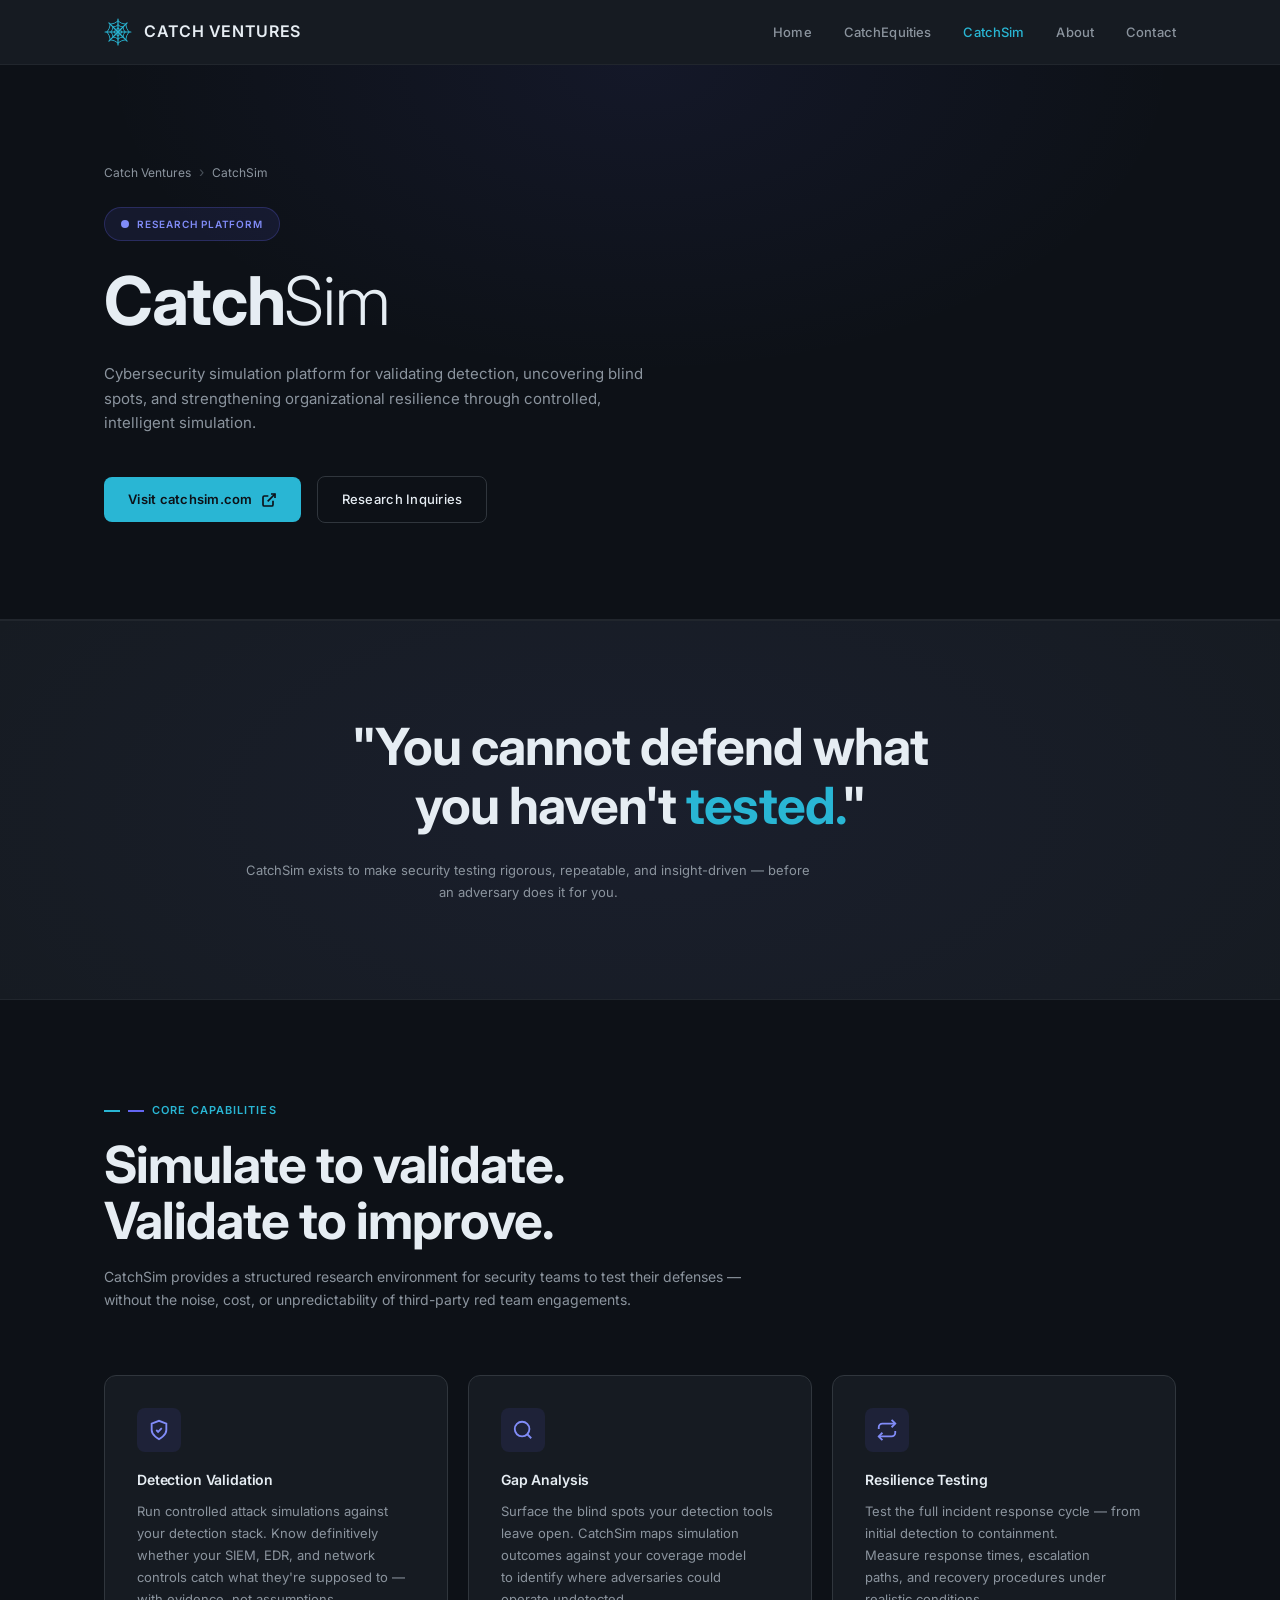
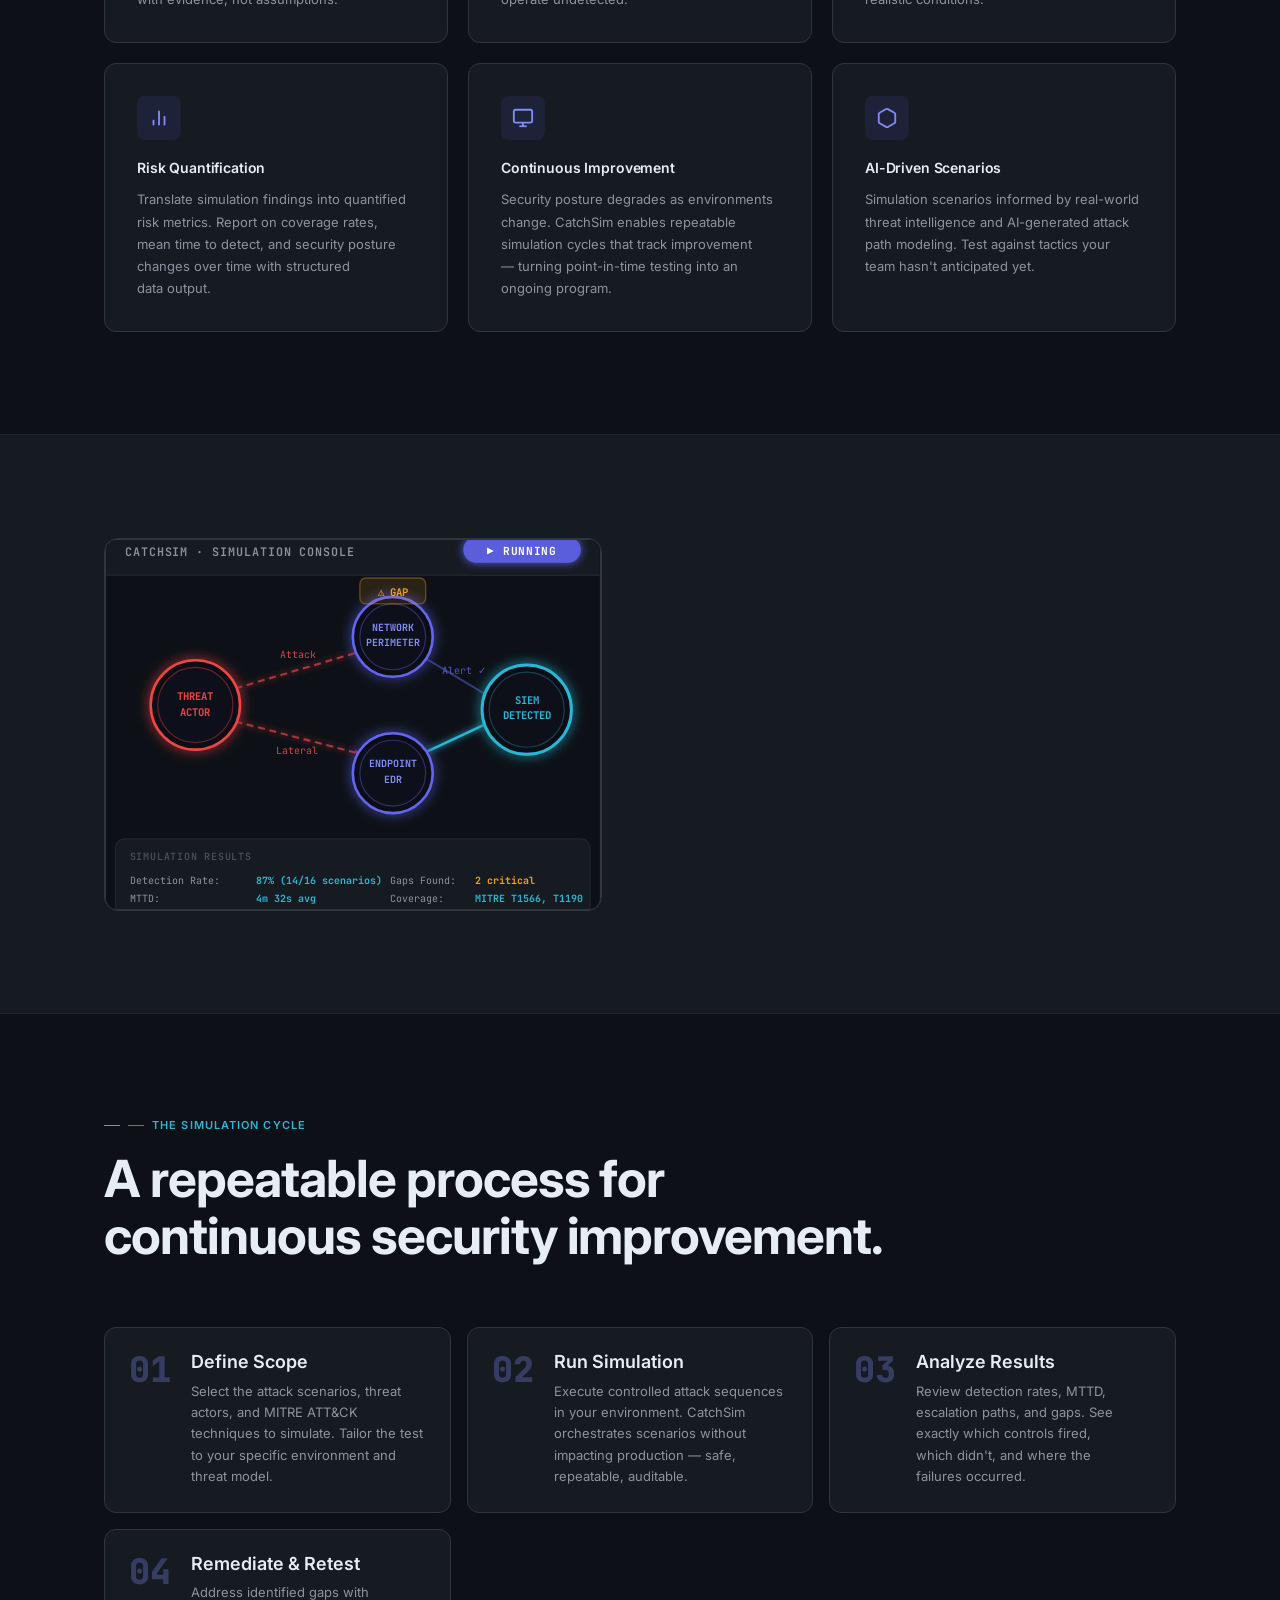
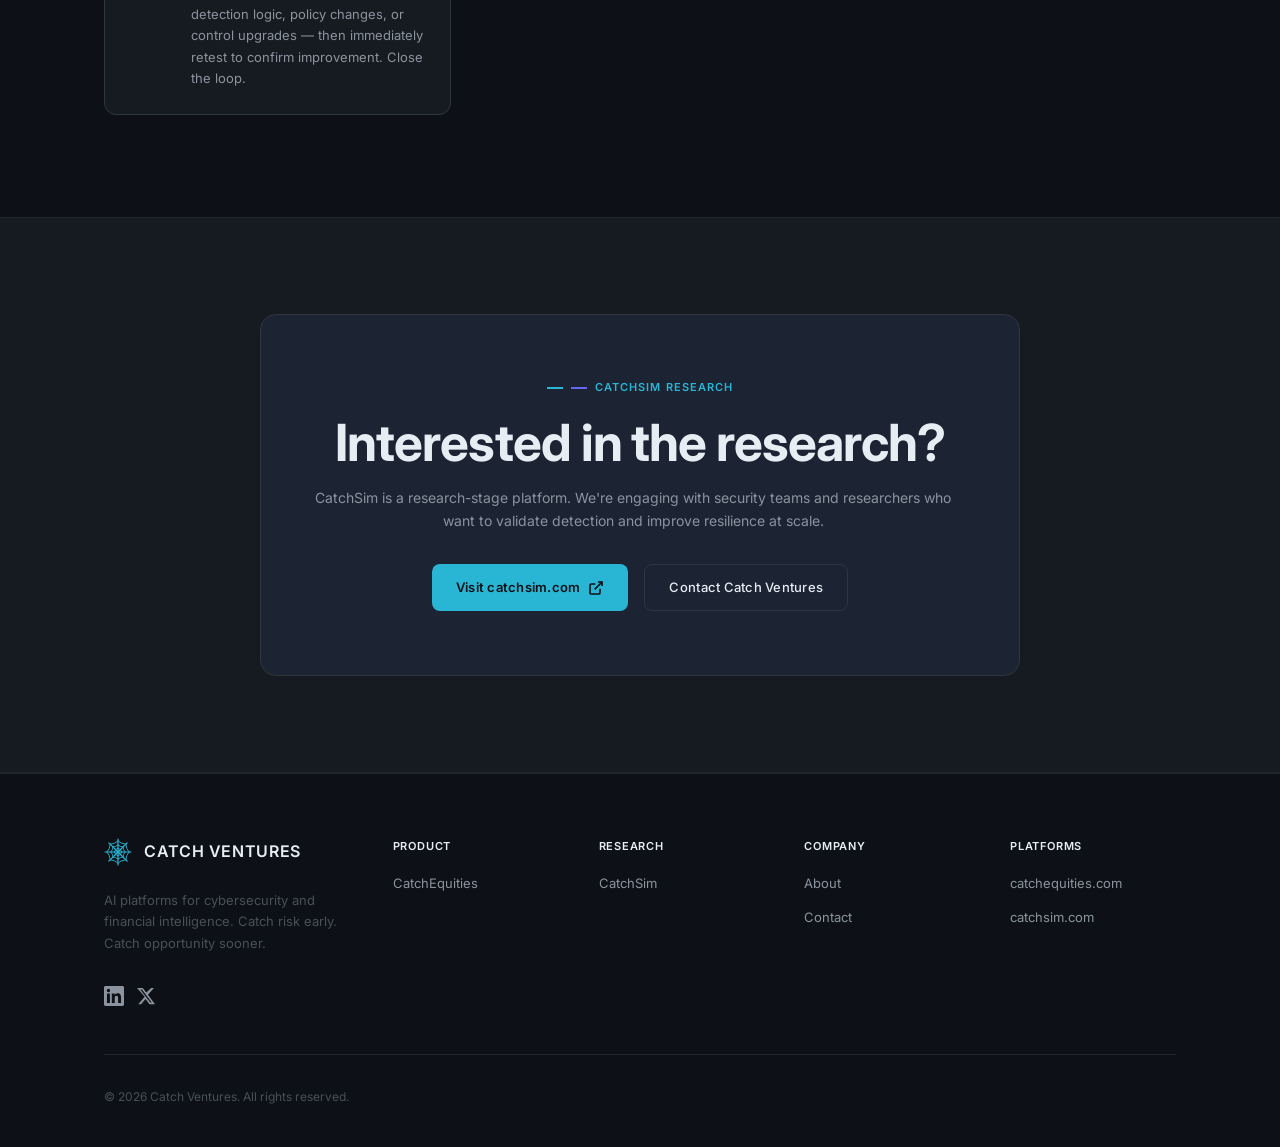
<file: catchsim.html>
<!DOCTYPE html>
<html lang="en" data-theme="dark">
<head>
<meta charset="UTF-8">
<meta name="viewport" content="width=device-width, initial-scale=1.0">
<meta name="referrer" content="strict-origin-when-cross-origin">
<title>CatchSim — Cybersecurity Simulation & Resilience Research Platform</title>
<meta name="description" content="CatchSim is a cybersecurity simulation platform for validating detection, uncovering gaps, and strengthening resilience through controlled attack simulation.">
<meta property="og:title" content="CatchSim — Validate Detection. Uncover Gaps. Strengthen Resilience.">
<meta property="og:description" content="Cybersecurity simulation platform for validating detection capabilities, surfacing blind spots, and reducing risk through intelligent simulation.">
<meta property="og:type" content="website">
<meta property="og:url" content="https://catchsim.com">
<meta property="og:image" content="https://catchventures.ca/assets/logo-web.jpg">
<meta name="twitter:card" content="summary_large_image">
<meta name="twitter:title" content="CatchSim — Validate Detection. Uncover Gaps. Strengthen Resilience.">
<meta name="twitter:description" content="Cybersecurity simulation platform for detection validation and resilience testing.">
<meta name="twitter:image" content="https://catchventures.ca/assets/logo-web.jpg">
<link rel="preconnect" href="https://fonts.googleapis.com">
<link rel="preconnect" href="https://fonts.gstatic.com" crossorigin>
<link href="https://fonts.googleapis.com/css2?family=Inter:wght@400;500;600;700&family=JetBrains+Mono:wght@400;500;600;700&display=swap" rel="stylesheet">
<link rel="stylesheet" href="./base.css">
<link rel="stylesheet" href="./style.css">
<style>
  /* CatchSim accent overrides — use blue as the signal color */
  .sim-accent { color: var(--color-blue); }

  .sim-feature-tile {
    background: var(--color-surface);
    border: 1px solid var(--color-border);
    border-radius: var(--radius-lg);
    padding: var(--space-8);
    transition: border-color var(--transition-interactive), box-shadow var(--transition-interactive), transform var(--transition-interactive);
  }

  .sim-feature-tile:hover {
    border-color: var(--color-blue);
    box-shadow: var(--shadow-md);
    transform: translateY(-2px);
  }

  .sim-feature-tile__icon {
    width: 44px;
    height: 44px;
    border-radius: var(--radius-md);
    background: var(--color-blue-highlight);
    color: var(--color-blue);
    display: flex;
    align-items: center;
    justify-content: center;
    margin-bottom: var(--space-5);
  }

  .sim-feature-tile__title {
    font-family: var(--font-display);
    font-size: var(--text-lg);
    font-weight: 700;
    color: var(--color-text);
    letter-spacing: -0.01em;
    margin-bottom: var(--space-3);
  }

  .sim-feature-tile__body {
    font-size: var(--text-sm);
    color: var(--color-text-muted);
    line-height: 1.7;
    max-width: none;
  }

  .sim-grid-2 {
    display: grid;
    grid-template-columns: repeat(auto-fit, minmax(320px, 1fr));
    gap: var(--space-5);
  }

  .sim-process-step {
    display: flex;
    gap: var(--space-5);
    align-items: flex-start;
    padding: var(--space-6);
    background: var(--color-surface);
    border: 1px solid var(--color-border);
    border-radius: var(--radius-lg);
    transition: border-color var(--transition-interactive), box-shadow var(--transition-interactive);
  }

  .sim-process-step:hover {
    border-color: var(--color-blue);
    box-shadow: var(--shadow-sm);
  }

  .sim-process-step__num {
    font-family: var(--font-display);
    font-size: var(--text-xl);
    font-weight: 800;
    color: var(--color-blue);
    opacity: 0.3;
    line-height: 1;
    min-width: 40px;
    flex-shrink: 0;
  }

  .sim-process-step__title {
    font-family: var(--font-display);
    font-size: var(--text-base);
    font-weight: 700;
    color: var(--color-text);
    margin-bottom: var(--space-2);
  }

  .sim-process-step__body {
    font-size: var(--text-sm);
    color: var(--color-text-muted);
    line-height: 1.65;
    max-width: none;
  }

  .research-badge {
    display: inline-flex;
    align-items: center;
    gap: var(--space-2);
    font-size: var(--text-xs);
    font-weight: 600;
    letter-spacing: 0.08em;
    text-transform: uppercase;
    padding: var(--space-2) var(--space-4);
    border-radius: var(--radius-full);
    background: var(--color-blue-highlight);
    color: var(--color-blue);
    margin-bottom: var(--space-6);
  }

  .sim-contact-band {
    background: var(--color-surface-offset);
    padding-block: clamp(var(--space-16), 8vw, var(--space-24));
    text-align: center;
    position: relative;
    overflow: hidden;
  }

  .sim-contact-band::before {
    content: '';
    position: absolute;
    inset: 0;
    background: radial-gradient(ellipse 50% 80% at 50% 50%, 
      color-mix(in oklab, var(--color-blue) 6%, transparent),
      transparent);
  }

  .sim-contact-band__inner {
    position: relative;
    z-index: 1;
  }
</style>
<script type="application/ld+json">
{
  "@context": "https://schema.org",
  "@type": "ResearchProject",
  "name": "CatchSim",
  "description": "Cybersecurity simulation platform for detection validation, gap analysis, and resilience testing",
  "url": "https://catchsim.com"
}
</script>
<link rel="icon" href="/favicon.ico" sizes="32x32">
<link rel="icon" href="./assets/favicon.ico" sizes="32x32">
<link rel="icon" type="image/svg+xml" href="./assets/favicon.svg">
<link rel="apple-touch-icon" href="./assets/favicon-192.png">
<style>
  /* ============================================================
     Catch Ventures — Dark Design System Override
     Forces dark-native palette across the whole page.
     ============================================================ */

  :root,
  [data-theme="dark"],
  [data-theme="light"] {
    --color-bg:               #0d1117;
    --color-surface:          #161b22;
    --color-surface-2:        #1c2333;
    --color-surface-offset:   #1c2333;
    --color-surface-offset-2: #21262d;
    --color-surface-dynamic:  #30363d;
    --color-divider:          #21262d;
    --color-border:           #30363d;

    --color-text:             #e6edf3;
    --color-text-muted:       #8b949e;
    --color-text-faint:       #484f58;
    --color-text-inverse:     #0d1117;

    --color-primary:          #29b6d4;
    --color-primary-hover:    #1da6c4;
    --color-primary-active:   #1596b0;
    --color-primary-highlight: rgba(41,182,212,0.1);

    --color-blue:             #6366f1;
    --color-blue-hover:       #4f51d8;
    --color-blue-active:      #4044c5;
    --color-blue-highlight:   rgba(99,102,241,0.12);

    --color-success:   #22c55e;
    --color-warning:   #f59e0b;
    --color-error:     #ef4444;
    --color-notification: #6366f1;

    --shadow-sm: none;
    --shadow-md: none;
    --shadow-lg: none;

    --font-display: 'Inter', system-ui, sans-serif;
    --font-body:    'Inter', system-ui, sans-serif;
    --font-mono:    'JetBrains Mono', monospace;

    --radius-sm: 4px;
    --radius-md: 8px;
    --radius-lg: 12px;
    --radius-xl: 14px;
  }

  body {
    background: #0d1117;
    color: #e6edf3;
    font-family: 'Inter', system-ui, sans-serif;
    font-size: 14px;
    -webkit-font-smoothing: antialiased;
    -moz-osx-font-smoothing: grayscale;
  }

  /* Nav */
  .nav {
    background: #161b22 !important;
    border-bottom: 1px solid #21262d !important;
    box-shadow: none !important;
  }
  .nav--scrolled {
    background: #161b22 !important;
    box-shadow: none !important;
    border-bottom: 1px solid #21262d !important;
  }
  .nav__logo-text {
    color: #e6edf3 !important;
    font-family: 'Inter', system-ui, sans-serif !important;
    font-weight: 600 !important;
  }
  .nav__links a {
    color: #8b949e !important;
    font-family: 'Inter', system-ui, sans-serif !important;
    font-size: 13px !important;
    font-weight: 500 !important;
  }
  .nav__links a:hover { color: #e6edf3 !important; }
  .nav__links a.active { color: #29b6d4 !important; }
  .theme-toggle {
    color: #8b949e !important;
    background: transparent !important;
    border: 1px solid #30363d !important;
    border-radius: 8px !important;
  }
  .theme-toggle:hover {
    color: #e6edf3 !important;
    background: rgba(41,182,212,0.08) !important;
  }
  .nav__mobile-menu {
    background: #161b22 !important;
    border-top: 1px solid #21262d !important;
  }
  .nav__mobile-menu a { color: #8b949e !important; }
  .nav__mobile-menu a:hover {
    color: #29b6d4 !important;
    background: rgba(41,182,212,0.08) !important;
  }
  .nav__mobile-toggle span { background: #8b949e !important; }

  /* Buttons */
  .btn--primary {
    background: #29b6d4 !important;
    color: #0d1117 !important;
    font-family: 'Inter', system-ui, sans-serif !important;
    font-weight: 600 !important;
    font-size: 13px !important;
    border-radius: 8px !important;
    border: none !important;
    box-shadow: none !important;
  }
  .btn--primary:hover {
    background: #1da6c4 !important;
    color: #0d1117 !important;
    transform: none !important;
    box-shadow: none !important;
  }
  .btn--ghost {
    background: transparent !important;
    color: #e6edf3 !important;
    border: 1px solid #30363d !important;
    font-family: 'Inter', system-ui, sans-serif !important;
    font-weight: 500 !important;
    font-size: 13px !important;
    border-radius: 8px !important;
    box-shadow: none !important;
  }
  .btn--ghost:hover {
    background: rgba(41,182,212,0.08) !important;
    border-color: rgba(41,182,212,0.3) !important;
    color: #e6edf3 !important;
    transform: none !important;
    box-shadow: none !important;
  }

  /* Hero */
  .hero, .page-hero, .page-hero--blue {
    background: #0d1117 !important;
    border-bottom: 1px solid #21262d !important;
  }
  .hero__eyebrow {
    color: #29b6d4 !important;
    font-family: 'Inter', system-ui, sans-serif !important;
    font-size: 11px !important;
    font-weight: 600 !important;
    text-transform: uppercase !important;
    letter-spacing: 0.1em !important;
    background: rgba(41,182,212,0.08) !important;
    border: 1px solid rgba(41,182,212,0.2) !important;
    border-radius: 100px !important;
    padding: 4px 12px !important;
    display: inline-block !important;
  }
  .hero__title {
    color: #e6edf3 !important;
    font-family: 'Inter', system-ui, sans-serif !important;
    font-weight: 700 !important;
    letter-spacing: -0.02em !important;
  }
  .hero__title .accent { color: #29b6d4 !important; }
  .hero__subtitle {
    color: #8b949e !important;
    font-family: 'Inter', system-ui, sans-serif !important;
    font-size: 15px !important;
    line-height: 1.65 !important;
  }

  /* Breadcrumb */
  .breadcrumb a, .breadcrumb span:not(.breadcrumb__sep) {
    color: #8b949e !important;
    font-size: 12px !important;
  }
  .breadcrumb a:hover { color: #29b6d4 !important; }
  .breadcrumb__sep { color: #484f58 !important; }

  /* Ticker band */
  .ticker-band {
    background: #161b22 !important;
    border-top: 1px solid #21262d !important;
    border-bottom: 1px solid #21262d !important;
    color: #484f58 !important;
  }
  .ticker-item { color: #484f58 !important; }
  .ticker-item .dot { background: #29b6d4 !important; }

  /* Sections */
  .section { background: #0d1117 !important; }
  .section--alt {
    background: #161b22 !important;
    border-top: 1px solid #21262d !important;
    border-bottom: 1px solid #21262d !important;
  }
  .section__eyebrow {
    color: #29b6d4 !important;
    font-family: 'Inter', system-ui, sans-serif !important;
    font-size: 11px !important;
    font-weight: 600 !important;
    text-transform: uppercase !important;
    letter-spacing: 0.1em !important;
  }
  .section__title {
    color: #e6edf3 !important;
    font-family: 'Inter', system-ui, sans-serif !important;
    font-weight: 700 !important;
    letter-spacing: -0.02em !important;
  }
  .section__body {
    color: #8b949e !important;
    font-size: 14px !important;
    line-height: 1.65 !important;
  }

  /* Product cards */
  .products-grid {
    display: grid !important;
    grid-template-columns: repeat(auto-fit, minmax(300px, 1fr)) !important;
    gap: 20px !important;
  }
  .product-card {
    background: #161b22 !important;
    border: 1px solid #30363d !important;
    border-radius: 12px !important;
    box-shadow: none !important;
    transition: border-color 180ms ease !important;
  }
  .product-card:hover {
    border-color: rgba(41,182,212,0.4) !important;
    transform: none !important;
    box-shadow: none !important;
  }
  .product-card--equities:hover { border-color: rgba(41,182,212,0.4) !important; }
  .product-card--sim:hover { border-color: rgba(99,102,241,0.4) !important; }
  .product-card__glow { display: none !important; }
  .product-card__badge {
    font-family: 'Inter', system-ui, sans-serif !important;
    font-size: 10px !important;
    font-weight: 600 !important;
    letter-spacing: 0.07em !important;
    text-transform: uppercase !important;
  }
  .product-card__title {
    color: #e6edf3 !important;
    font-family: 'Inter', system-ui, sans-serif !important;
    font-weight: 700 !important;
    letter-spacing: -0.02em !important;
  }
  .product-card__title span { color: #29b6d4 !important; }
  .product-card--sim .product-card__title span { color: #818cf8 !important; }
  .product-card__desc {
    color: #8b949e !important;
    font-size: 13px !important;
    line-height: 1.65 !important;
  }
  .product-card__features li {
    color: #8b949e !important;
    font-size: 12px !important;
  }
  .product-card__features li::before { color: #29b6d4 !important; }
  .product-card__cta {
    color: #29b6d4 !important;
    font-size: 13px !important;
    font-weight: 600 !important;
  }

  /* Vision band */
  .vision-band {
    background: #161b22 !important;
    border-top: 1px solid #21262d !important;
    border-bottom: 1px solid #21262d !important;
  }
  .vision-band__quote {
    color: #e6edf3 !important;
    font-family: 'Inter', system-ui, sans-serif !important;
    font-weight: 700 !important;
    letter-spacing: -0.02em !important;
  }
  .vision-band__quote .highlight { color: #29b6d4 !important; }
  .vision-band__sub { color: #8b949e !important; font-size: 13px !important; }

  /* Feature split */
  .feature-split__title {
    color: #e6edf3 !important;
    font-family: 'Inter', system-ui, sans-serif !important;
    font-weight: 700 !important;
    letter-spacing: -0.02em !important;
  }
  .feature-split__body {
    color: #8b949e !important;
    font-size: 14px !important;
    line-height: 1.65 !important;
  }
  .feature-list li {
    color: #8b949e !important;
    font-size: 13px !important;
  }
  .feature-list__icon { color: #29b6d4 !important; }

  /* Signal display box */
  .signal-display {
    background: #161b22 !important;
    border: 1px solid #30363d !important;
    box-shadow: none !important;
    border-radius: 12px !important;
    overflow: hidden !important;
  }

  /* Signal grid SVG on hero */
  .signal-grid { opacity: 0.15 !important; }

  /* Pillars */
  .pillars-grid {
    display: grid;
    grid-template-columns: repeat(auto-fit, minmax(260px, 1fr));
    gap: 16px;
  }
  .pillar {
    background: #161b22 !important;
    border: 1px solid #30363d !important;
    border-radius: 12px !important;
    box-shadow: none !important;
    transition: border-color 180ms ease !important;
  }
  .pillar:hover { border-color: rgba(41,182,212,0.4) !important; box-shadow: none !important; }
  .pillar__number {
    color: #29b6d4 !important;
    font-family: 'JetBrains Mono', monospace !important;
    font-feature-settings: "tnum" !important;
    opacity: 0.4 !important;
  }
  .pillar__title {
    color: #e6edf3 !important;
    font-family: 'Inter', system-ui, sans-serif !important;
    font-weight: 600 !important;
  }
  .pillar__body { color: #8b949e !important; font-size: 13px !important; }

  /* Contact band */
  .contact-band {
    background: #161b22 !important;
    border-top: 1px solid #21262d !important;
    border-bottom: 1px solid #21262d !important;
  }
  .contact-band__inner, .sim-contact-band .sim-contact-band__inner {
    background: #1c2333 !important;
    border: 1px solid #30363d !important;
    border-radius: 16px !important;
    box-shadow: none !important;
    padding: 64px 48px !important;
    max-width: 760px !important;
    margin: 0 auto !important;
  }
  .contact-band__title {
    color: #e6edf3 !important;
    font-family: 'Inter', system-ui, sans-serif !important;
    font-weight: 700 !important;
    letter-spacing: -0.02em !important;
  }
  .contact-band__sub { color: #8b949e !important; font-size: 14px !important; }
  .sim-contact-band {
    background: #161b22 !important;
    border-top: 1px solid #21262d !important;
    border-bottom: 1px solid #21262d !important;
  }
  .sim-contact-band::before { display: none !important; }

  /* Research badge */
  .research-badge {
    background: rgba(99,102,241,0.1) !important;
    color: #818cf8 !important;
    border: 1px solid rgba(99,102,241,0.25) !important;
    font-size: 10px !important;
    font-weight: 600 !important;
  }

  /* CatchSim feature tiles */
  .sim-feature-tile {
    background: #161b22 !important;
    border: 1px solid #30363d !important;
    border-radius: 12px !important;
    box-shadow: none !important;
    transition: border-color 180ms ease !important;
  }
  .sim-feature-tile:hover {
    border-color: rgba(99,102,241,0.4) !important;
    box-shadow: none !important;
    transform: none !important;
  }
  .sim-feature-tile__icon {
    background: rgba(99,102,241,0.1) !important;
    color: #818cf8 !important;
    border-radius: 8px !important;
  }
  .sim-feature-tile__title {
    color: #e6edf3 !important;
    font-family: 'Inter', system-ui, sans-serif !important;
    font-weight: 600 !important;
    font-size: 14px !important;
  }
  .sim-feature-tile__body { color: #8b949e !important; font-size: 13px !important; }

  /* CatchSim process steps */
  .sim-process-step {
    background: #161b22 !important;
    border: 1px solid #30363d !important;
    border-radius: 12px !important;
    box-shadow: none !important;
  }
  .sim-process-step:hover { border-color: rgba(99,102,241,0.4) !important; box-shadow: none !important; }
  .sim-process-step__num { color: #818cf8 !important; font-family: 'JetBrains Mono', monospace !important; }
  .sim-process-step__title { color: #e6edf3 !important; font-family: 'Inter', system-ui, sans-serif !important; font-weight: 600 !important; }
  .sim-process-step__body { color: #8b949e !important; font-size: 13px !important; }

  /* Footer */
  .footer { background: #0d1117 !important; border-top: 1px solid #21262d !important; }
  .footer__col-title {
    color: #e6edf3 !important;
    font-size: 11px !important;
    font-weight: 600 !important;
    letter-spacing: 0.07em !important;
    text-transform: uppercase !important;
  }
  .footer__links a { color: #8b949e !important; font-size: 13px !important; }
  .footer__links a:hover { color: #29b6d4 !important; }
  .footer__tagline { color: #484f58 !important; font-size: 13px !important; }
  .footer__copy { color: #484f58 !important; font-size: 12px !important; }
  .footer__social-link { color: #8b949e; transition: color 0.2s; }
  .footer__social-link:hover { color: #29b6d4; }
  .footer__attribution a { color: #484f58 !important; font-size: 12px !important; }
  .footer__attribution a:hover { color: #29b6d4 !important; }

  /* Fade-in — override scroll-driven to simple load animation */
  .fade-in {
    opacity: 1 !important;
    animation: cv-fadein 0.5s ease both !important;
    animation-timeline: unset !important;
  }
  @keyframes cv-fadein {
    from { opacity: 0; transform: translateY(10px); }
    to   { opacity: 1; transform: translateY(0); }
  }
</style>
</head>
<body>

<!-- Navigation -->
<nav class="nav" id="main-nav">
  <div class="container">
    <div class="nav__inner">
      <a href="./index.html" class="nav__logo" aria-label="Catch Ventures home">
        <span class="nav__webmark" aria-hidden="true"><svg width="28" height="28" viewBox="0 0 100 100" fill="none" style="color:var(--color-primary)">
  <line x1="50.0" y1="50.0" x2="50.00" y2="4.00" stroke="currentColor" stroke-width="4.2" stroke-linecap="round"/>
  <line x1="50.0" y1="50.0" x2="82.53" y2="17.47" stroke="currentColor" stroke-width="4.2" stroke-linecap="round"/>
  <line x1="50.0" y1="50.0" x2="96.00" y2="50.00" stroke="currentColor" stroke-width="4.2" stroke-linecap="round"/>
  <line x1="50.0" y1="50.0" x2="82.53" y2="82.53" stroke="currentColor" stroke-width="4.2" stroke-linecap="round"/>
  <line x1="50.0" y1="50.0" x2="50.00" y2="96.00" stroke="currentColor" stroke-width="4.2" stroke-linecap="round"/>
  <line x1="50.0" y1="50.0" x2="17.47" y2="82.53" stroke="currentColor" stroke-width="4.2" stroke-linecap="round"/>
  <line x1="50.0" y1="50.0" x2="4.00" y2="50.00" stroke="currentColor" stroke-width="4.2" stroke-linecap="round"/>
  <line x1="50.0" y1="50.0" x2="17.47" y2="17.47" stroke="currentColor" stroke-width="4.2" stroke-linecap="round"/>
  <path d="M50.00,37.00 Q53.98,40.39 59.19,40.81" stroke="currentColor" stroke-width="3.2" stroke-linecap="round" fill="none"/>
  <path d="M59.19,40.81 Q59.61,46.02 63.00,50.00" stroke="currentColor" stroke-width="3.2" stroke-linecap="round" fill="none"/>
  <path d="M63.00,50.00 Q59.61,53.98 59.19,59.19" stroke="currentColor" stroke-width="3.2" stroke-linecap="round" fill="none"/>
  <path d="M59.19,59.19 Q53.98,59.61 50.00,63.00" stroke="currentColor" stroke-width="3.2" stroke-linecap="round" fill="none"/>
  <path d="M50.00,63.00 Q46.02,59.61 40.81,59.19" stroke="currentColor" stroke-width="3.2" stroke-linecap="round" fill="none"/>
  <path d="M40.81,59.19 Q40.39,53.98 37.00,50.00" stroke="currentColor" stroke-width="3.2" stroke-linecap="round" fill="none"/>
  <path d="M37.00,50.00 Q40.39,46.02 40.81,40.81" stroke="currentColor" stroke-width="3.2" stroke-linecap="round" fill="none"/>
  <path d="M40.81,40.81 Q46.02,40.39 50.00,37.00" stroke="currentColor" stroke-width="3.2" stroke-linecap="round" fill="none"/>
  <path d="M50.00,25.00 Q57.65,31.52 67.68,32.32" stroke="currentColor" stroke-width="3.2" stroke-linecap="round" fill="none"/>
  <path d="M67.68,32.32 Q68.48,42.35 75.00,50.00" stroke="currentColor" stroke-width="3.2" stroke-linecap="round" fill="none"/>
  <path d="M75.00,50.00 Q68.48,57.65 67.68,67.68" stroke="currentColor" stroke-width="3.2" stroke-linecap="round" fill="none"/>
  <path d="M67.68,67.68 Q57.65,68.48 50.00,75.00" stroke="currentColor" stroke-width="3.2" stroke-linecap="round" fill="none"/>
  <path d="M50.00,75.00 Q42.35,68.48 32.32,67.68" stroke="currentColor" stroke-width="3.2" stroke-linecap="round" fill="none"/>
  <path d="M32.32,67.68 Q31.52,57.65 25.00,50.00" stroke="currentColor" stroke-width="3.2" stroke-linecap="round" fill="none"/>
  <path d="M25.00,50.00 Q31.52,42.35 32.32,32.32" stroke="currentColor" stroke-width="3.2" stroke-linecap="round" fill="none"/>
  <path d="M32.32,32.32 Q42.35,31.52 50.00,25.00" stroke="currentColor" stroke-width="3.2" stroke-linecap="round" fill="none"/>
  <path d="M50.00,11.00 Q61.94,21.17 77.58,22.42" stroke="currentColor" stroke-width="3.2" stroke-linecap="round" fill="none"/>
  <path d="M77.58,22.42 Q78.83,38.06 89.00,50.00" stroke="currentColor" stroke-width="3.2" stroke-linecap="round" fill="none"/>
  <path d="M89.00,50.00 Q78.83,61.94 77.58,77.58" stroke="currentColor" stroke-width="3.2" stroke-linecap="round" fill="none"/>
  <path d="M77.58,77.58 Q61.94,78.83 50.00,89.00" stroke="currentColor" stroke-width="3.2" stroke-linecap="round" fill="none"/>
  <path d="M50.00,89.00 Q38.06,78.83 22.42,77.58" stroke="currentColor" stroke-width="3.2" stroke-linecap="round" fill="none"/>
  <path d="M22.42,77.58 Q21.17,61.94 11.00,50.00" stroke="currentColor" stroke-width="3.2" stroke-linecap="round" fill="none"/>
  <path d="M11.00,50.00 Q21.17,38.06 22.42,22.42" stroke="currentColor" stroke-width="3.2" stroke-linecap="round" fill="none"/>
  <path d="M22.42,22.42 Q38.06,21.17 50.00,11.00" stroke="currentColor" stroke-width="3.2" stroke-linecap="round" fill="none"/>
</svg></span>
        <span class="nav__logo-text">Catch Ventures</span>
      </a>

      <ul class="nav__links" role="list">
        <li><a href="./index.html">Home</a></li>
        <li><a href="./catchequities.html">CatchEquities</a></li>
        <li><a href="./catchsim.html" class="active">CatchSim</a></li>
        <li><a href="./index.html#about">About</a></li>
        <li><a href="./index.html#contact">Contact</a></li>
      </ul>
      <button class="nav__mobile-toggle" id="mobileToggle" aria-label="Open menu" aria-expanded="false">
        <span></span><span></span><span></span>
      </button>
    </div>
    <div class="nav__mobile-menu" id="mobileMenu" role="navigation">
      <a href="./index.html">Home</a>
      <a href="./catchequities.html">CatchEquities</a>
      <a href="./catchsim.html">CatchSim</a>
      <a href="./index.html#about">About</a>
      <a href="./index.html#contact">Contact</a>
    </div>
  </div>
</nav>

<main>
  <!-- Page Hero -->
  <section class="page-hero page-hero--blue">
    <div class="container">
      <div class="page-hero__content">
        <nav class="breadcrumb" aria-label="Breadcrumb">
          <a href="./index.html">Catch Ventures</a>
          <span class="breadcrumb__sep" aria-hidden="true">›</span>
          <span aria-current="page">CatchSim</span>
        </nav>
        <div class="research-badge">
          <svg width="8" height="8" viewBox="0 0 8 8" fill="currentColor"><circle cx="4" cy="4" r="4"/></svg>
          Research Platform
        </div>
        <h1 class="hero__title" style="color: var(--color-text);">
          Catch<span style="font-weight:300">Sim</span>
        </h1>
        <p class="hero__subtitle" style="font-size: var(--text-base); max-width: 560px;">
          Cybersecurity simulation platform for validating detection, uncovering blind spots, and strengthening organizational resilience through controlled, intelligent simulation.
        </p>
        <div class="hero__cta">
          <a href="https://catchsim.com" target="_blank" rel="noopener noreferrer" class="btn btn--primary" style="background: var(--color-blue); box-shadow: none;">
            Visit catchsim.com
            <svg width="16" height="16" viewBox="0 0 24 24" fill="none" stroke="currentColor" stroke-width="2.5" aria-hidden="true"><path d="M18 13v6a2 2 0 0 1-2 2H5a2 2 0 0 1-2-2V8a2 2 0 0 1 2-2h6"/><polyline points="15 3 21 3 21 9"/><line x1="10" y1="14" x2="21" y2="3"/></svg>
          </a>
          <a href="./index.html#contact" class="btn btn--ghost">Research Inquiries</a>
        </div>
      </div>
    </div>
  </section>

  <!-- Mission Statement -->
  <div class="vision-band" style="--color-primary: var(--color-blue);">
    <div class="container">
      <div class="vision-band__inner">
        <blockquote class="vision-band__quote">
          "You cannot defend what<br>you haven't <span class="highlight" style="color: var(--color-blue);">tested.</span>"
        </blockquote>
        <p class="vision-band__sub">CatchSim exists to make security testing rigorous, repeatable, and insight-driven — before an adversary does it for you.</p>
      </div>
    </div>
  </div>

  <!-- Core Capabilities -->
  <section class="section" id="capabilities">
    <div class="container">
      <div class="section__header fade-in">
        <div class="section__eyebrow" style="color: var(--color-blue);">
          <span style="display: block; width: 16px; height: 1.5px; background: var(--color-blue);"></span>
          Core Capabilities
        </div>
        <h2 class="section__title">Simulate to validate.<br>Validate to improve.</h2>
        <p class="section__body">CatchSim provides a structured research environment for security teams to test their defenses — without the noise, cost, or unpredictability of third-party red team engagements.</p>
      </div>

      <div class="sim-grid-2">
        <div class="sim-feature-tile fade-in">
          <div class="sim-feature-tile__icon">
            <svg width="22" height="22" viewBox="0 0 24 24" fill="none" stroke="currentColor" stroke-width="2" aria-hidden="true">
              <path d="M12 22s8-4 8-10V5l-8-3-8 3v7c0 6 8 10 8 10z"/>
              <polyline points="9 12 11 14 15 10"/>
            </svg>
          </div>
          <h3 class="sim-feature-tile__title">Detection Validation</h3>
          <p class="sim-feature-tile__body">Run controlled attack simulations against your detection stack. Know definitively whether your SIEM, EDR, and network controls catch what they're supposed to — with evidence, not assumptions.</p>
        </div>

        <div class="sim-feature-tile fade-in">
          <div class="sim-feature-tile__icon">
            <svg width="22" height="22" viewBox="0 0 24 24" fill="none" stroke="currentColor" stroke-width="2" aria-hidden="true">
              <circle cx="11" cy="11" r="8"/>
              <path d="M21 21l-4.35-4.35"/>
            </svg>
          </div>
          <h3 class="sim-feature-tile__title">Gap Analysis</h3>
          <p class="sim-feature-tile__body">Surface the blind spots your detection tools leave open. CatchSim maps simulation outcomes against your coverage model to identify where adversaries could operate undetected.</p>
        </div>

        <div class="sim-feature-tile fade-in">
          <div class="sim-feature-tile__icon">
            <svg width="22" height="22" viewBox="0 0 24 24" fill="none" stroke="currentColor" stroke-width="2" aria-hidden="true">
              <polyline points="17 1 21 5 17 9"/>
              <path d="M3 11V9a4 4 0 0 1 4-4h14"/>
              <polyline points="7 23 3 19 7 15"/>
              <path d="M21 13v2a4 4 0 0 1-4 4H3"/>
            </svg>
          </div>
          <h3 class="sim-feature-tile__title">Resilience Testing</h3>
          <p class="sim-feature-tile__body">Test the full incident response cycle — from initial detection to containment. Measure response times, escalation paths, and recovery procedures under realistic conditions.</p>
        </div>

        <div class="sim-feature-tile fade-in">
          <div class="sim-feature-tile__icon">
            <svg width="22" height="22" viewBox="0 0 24 24" fill="none" stroke="currentColor" stroke-width="2" aria-hidden="true">
              <line x1="18" y1="20" x2="18" y2="10"/>
              <line x1="12" y1="20" x2="12" y2="4"/>
              <line x1="6" y1="20" x2="6" y2="14"/>
            </svg>
          </div>
          <h3 class="sim-feature-tile__title">Risk Quantification</h3>
          <p class="sim-feature-tile__body">Translate simulation findings into quantified risk metrics. Report on coverage rates, mean time to detect, and security posture changes over time with structured data output.</p>
        </div>

        <div class="sim-feature-tile fade-in">
          <div class="sim-feature-tile__icon">
            <svg width="22" height="22" viewBox="0 0 24 24" fill="none" stroke="currentColor" stroke-width="2" aria-hidden="true">
              <rect x="2" y="3" width="20" height="14" rx="2"/>
              <line x1="8" y1="21" x2="16" y2="21"/>
              <line x1="12" y1="17" x2="12" y2="21"/>
            </svg>
          </div>
          <h3 class="sim-feature-tile__title">Continuous Improvement</h3>
          <p class="sim-feature-tile__body">Security posture degrades as environments change. CatchSim enables repeatable simulation cycles that track improvement — turning point-in-time testing into an ongoing program.</p>
        </div>

        <div class="sim-feature-tile fade-in">
          <div class="sim-feature-tile__icon">
            <svg width="22" height="22" viewBox="0 0 24 24" fill="none" stroke="currentColor" stroke-width="2" aria-hidden="true">
              <path d="M21 16V8a2 2 0 0 0-1-1.73l-7-4a2 2 0 0 0-2 0l-7 4A2 2 0 0 0 3 8v8a2 2 0 0 0 1 1.73l7 4a2 2 0 0 0 2 0l7-4A2 2 0 0 0 21 16z"/>
            </svg>
          </div>
          <h3 class="sim-feature-tile__title">AI-Driven Scenarios</h3>
          <p class="sim-feature-tile__body">Simulation scenarios informed by real-world threat intelligence and AI-generated attack path modeling. Test against tactics your team hasn't anticipated yet.</p>
        </div>
      </div>
    </div>
  </section>

  <!-- Research Focus & Visual -->
  <section class="section section--alt">
    <div class="container">
      <div class="feature-split">
        <div class="feature-split__visual fade-in" aria-hidden="true">
          <div class="signal-display">
            <!-- CatchSim visual: attack simulation topology — CatchEquities GUI style -->
            <svg viewBox="0 0 420 340" width="100%" height="100%" xmlns="http://www.w3.org/2000/svg">
              <defs>
                <!-- Node glow -->
                <filter id="nodeGlow" x="-40%" y="-40%" width="180%" height="180%">
                  <feGaussianBlur stdDeviation="5" result="blur"/>
                  <feMerge><feMergeNode in="blur"/><feMergeNode in="SourceGraphic"/></feMerge>
                </filter>
                <!-- Arrow glow -->
                <filter id="arrowGlow" x="-30%" y="-30%" width="160%" height="160%">
                  <feGaussianBlur stdDeviation="2.5" result="blur"/>
                  <feMerge><feMergeNode in="blur"/><feMergeNode in="SourceGraphic"/></feMerge>
                </filter>
                <!-- RUNNING button glow -->
                <filter id="btnGlow" x="-20%" y="-40%" width="140%" height="180%">
                  <feGaussianBlur stdDeviation="4" result="blur"/>
                  <feMerge><feMergeNode in="blur"/><feMergeNode in="SourceGraphic"/></feMerge>
                </filter>
              </defs>

              <!-- Background -->
              <rect width="420" height="340" fill="#0d1117" rx="12"/>

              <!-- ── Top bar ── -->
              <rect x="0" y="0" width="420" height="44" fill="#161b22" rx="12"/>
              <rect x="0" y="30" width="420" height="14" fill="#161b22"/>
              <rect x="0" y="43" width="420" height="1" fill="#21262d"/>
              <!-- Title text -->
              <text x="16" y="27" font-size="10" fill="#8b949e"
                font-family="JetBrains Mono, monospace" font-weight="600" letter-spacing="0.08em">
                CATCHSIM · SIMULATION CONSOLE
              </text>
              <!-- RUNNING badge — indigo pill -->
              <rect x="304" y="11" width="100" height="22" rx="11" fill="#6366f1" filter="url(#btnGlow)" opacity="0.9"/>
              <text x="354" y="26" text-anchor="middle" font-size="9.5" fill="#ffffff"
                font-family="JetBrains Mono, monospace" font-weight="700" letter-spacing="0.06em">▶ RUNNING</text>

              <!-- ── Topology area background ── -->
              <rect x="8" y="52" width="404" height="208" fill="#0d1117" rx="6"/>

              <!-- ── Connection lines (drawn before nodes so nodes sit on top) ── -->

              <!-- Threat → Network (dashed red, attack) -->
              <line x1="110" y1="140" x2="218" y2="108"
                stroke="#ef4444" stroke-width="1.8" stroke-dasharray="6,4" opacity="0.7"
                filter="url(#arrowGlow)"/>
              <!-- arrowhead -->
              <polygon points="222,106 212,102 214,112" fill="#ef4444" opacity="0.8"/>
              <text x="148" y="114" font-size="8.5" fill="#ef4444"
                font-family="JetBrains Mono, monospace" opacity="0.9">Attack</text>

              <!-- Threat → Endpoint (dashed red, lateral) -->
              <line x1="110" y1="168" x2="218" y2="196"
                stroke="#ef4444" stroke-width="1.8" stroke-dasharray="6,4" opacity="0.7"
                filter="url(#arrowGlow)"/>
              <polygon points="222,198 212,192 214,202" fill="#ef4444" opacity="0.8"/>
              <text x="145" y="196" font-size="8.5" fill="#ef4444"
                font-family="JetBrains Mono, monospace" opacity="0.9">Lateral</text>

              <!-- Network → SIEM (solid indigo, faint — gap means partial/missed) -->
              <line x1="268" y1="112" x2="328" y2="148"
                stroke="#6366f1" stroke-width="1.8" opacity="0.45"/>
              <polygon points="332,150 322,144 324,154" fill="#6366f1" opacity="0.5"/>
              <text x="286" y="128" font-size="8.5" fill="#6366f1"
                font-family="JetBrains Mono, monospace" opacity="0.8">Alert ✓</text>

              <!-- Endpoint → SIEM (solid cyan, detected) -->
              <line x1="268" y1="196" x2="328" y2="168"
                stroke="#29b6d4" stroke-width="2.2" filter="url(#arrowGlow)"/>
              <polygon points="332,166 322,162 324,172" fill="#29b6d4"/>

              <!-- ── Nodes ── -->

              <!-- THREAT ACTOR — red, left -->
              <circle cx="76" cy="154" r="38" fill="#0d1117" stroke="#ef4444" stroke-width="2.2" filter="url(#nodeGlow)"/>
              <circle cx="76" cy="154" r="32" fill="#0f1520" stroke="#ef4444" stroke-width="1" opacity="0.4"/>
              <text x="76" y="150" text-anchor="middle" font-size="9" fill="#ef4444"
                font-family="JetBrains Mono, monospace" font-weight="700">THREAT</text>
              <text x="76" y="163" text-anchor="middle" font-size="9" fill="#ef4444"
                font-family="JetBrains Mono, monospace" font-weight="700">ACTOR</text>

              <!-- NETWORK PERIMETER — indigo, top-center -->
              <circle cx="244" cy="96" r="34" fill="#0d1117" stroke="#6366f1" stroke-width="2.2" filter="url(#nodeGlow)"/>
              <circle cx="244" cy="96" r="28" fill="#0f1520" stroke="#6366f1" stroke-width="1" opacity="0.4"/>
              <text x="244" y="91" text-anchor="middle" font-size="8.5" fill="#818cf8"
                font-family="JetBrains Mono, monospace" font-weight="700">NETWORK</text>
              <text x="244" y="104" text-anchor="middle" font-size="8.5" fill="#818cf8"
                font-family="JetBrains Mono, monospace" font-weight="700">PERIMETER</text>

              <!-- ENDPOINT EDR — indigo, bottom-center -->
              <circle cx="244" cy="212" r="34" fill="#0d1117" stroke="#6366f1" stroke-width="2.2" filter="url(#nodeGlow)"/>
              <circle cx="244" cy="212" r="28" fill="#0f1520" stroke="#6366f1" stroke-width="1" opacity="0.4"/>
              <text x="244" y="207" text-anchor="middle" font-size="8.5" fill="#818cf8"
                font-family="JetBrains Mono, monospace" font-weight="700">ENDPOINT</text>
              <text x="244" y="220" text-anchor="middle" font-size="8.5" fill="#818cf8"
                font-family="JetBrains Mono, monospace" font-weight="700">EDR</text>

              <!-- SIEM DETECTED — cyan, right -->
              <circle cx="358" cy="158" r="38" fill="#0d1117" stroke="#29b6d4" stroke-width="2.5" filter="url(#nodeGlow)"/>
              <circle cx="358" cy="158" r="32" fill="#0f1820" stroke="#29b6d4" stroke-width="1" opacity="0.3"/>
              <text x="358" y="153" text-anchor="middle" font-size="9" fill="#29b6d4"
                font-family="JetBrains Mono, monospace" font-weight="700">SIEM</text>
              <text x="358" y="166" text-anchor="middle" font-size="9" fill="#29b6d4"
                font-family="JetBrains Mono, monospace" font-weight="700">DETECTED</text>

              <!-- GAP badge — amber, above Network node -->
              <rect x="216" y="46" width="56" height="22" rx="5"
                fill="rgba(245,158,11,0.12)" stroke="rgba(245,158,11,0.35)" stroke-width="1.2"/>
              <text x="244" y="61" text-anchor="middle" font-size="9" fill="#f59e0b"
                font-family="JetBrains Mono, monospace" font-weight="700">⚠ GAP</text>

              <!-- ── Results panel ── -->
              <rect x="8" y="268" width="404" height="64" rx="8"
                fill="#161b22" stroke="#21262d" stroke-width="1"/>
              <text x="20" y="286" font-size="8.5" fill="#484f58"
                font-family="JetBrains Mono, monospace" font-weight="600" letter-spacing="0.08em">
                SIMULATION RESULTS
              </text>

              <!-- Row 1 -->
              <text x="20"  y="306" font-size="8.5" fill="#8b949e" font-family="JetBrains Mono, monospace">Detection Rate:</text>
              <text x="128" y="306" font-size="8.5" fill="#29b6d4" font-family="JetBrains Mono, monospace" font-weight="700">87% (14/16 scenarios)</text>
              <text x="242" y="306" font-size="8.5" fill="#8b949e" font-family="JetBrains Mono, monospace">Gaps Found:</text>
              <text x="314" y="306" font-size="8.5" fill="#f59e0b" font-family="JetBrains Mono, monospace" font-weight="700">2 critical</text>

              <!-- Row 2 -->
              <text x="20"  y="322" font-size="8.5" fill="#8b949e" font-family="JetBrains Mono, monospace">MTTD:</text>
              <text x="128" y="322" font-size="8.5" fill="#29b6d4" font-family="JetBrains Mono, monospace" font-weight="700">4m 32s avg</text>
              <text x="242" y="322" font-size="8.5" fill="#8b949e" font-family="JetBrains Mono, monospace">Coverage:</text>
              <text x="314" y="322" font-size="8.5" fill="#29b6d4" font-family="JetBrains Mono, monospace" font-weight="700">MITRE T1566, T1190</text>
            </svg>
        </div>

        <div class="fade-in">
          <div class="section__eyebrow" style="color: var(--color-blue);">
            <span style="display: block; width: 16px; height: 1.5px; background: var(--color-blue);"></span>
            Research Focus
          </div>
          <h2 class="feature-split__title">What CatchSim is built to answer.</h2>
          <p class="feature-split__body">The research driving CatchSim is focused on four fundamental questions every security team needs to answer — but rarely can without dedicated tooling.</p>

          <ul class="feature-list" role="list" style="margin-top: var(--space-6);">
            <li>
              <svg class="feature-list__icon" viewBox="0 0 24 24" fill="none" stroke="var(--color-blue)" stroke-width="2" aria-hidden="true"><path d="M12 22s8-4 8-10V5l-8-3-8 3v7c0 6 8 10 8 10z"/></svg>
              Do our controls actually detect what they claim to?
            </li>
            <li>
              <svg class="feature-list__icon" viewBox="0 0 24 24" fill="none" stroke="var(--color-blue)" stroke-width="2" aria-hidden="true"><circle cx="11" cy="11" r="8"/><path d="M21 21l-4.35-4.35"/></svg>
              Where are the gaps adversaries would exploit first?
            </li>
            <li>
              <svg class="feature-list__icon" viewBox="0 0 24 24" fill="none" stroke="var(--color-blue)" stroke-width="2" aria-hidden="true"><polyline points="17 1 21 5 17 9"/><path d="M3 11V9a4 4 0 0 1 4-4h14"/></svg>
              How does our posture change as the environment evolves?
            </li>
            <li>
              <svg class="feature-list__icon" viewBox="0 0 24 24" fill="none" stroke="var(--color-blue)" stroke-width="2" aria-hidden="true"><line x1="18" y1="20" x2="18" y2="10"/><line x1="12" y1="20" x2="12" y2="4"/><line x1="6" y1="20" x2="6" y2="14"/></svg>
              Can we quantify and report on risk reduction over time?
            </li>
          </ul>
        </div>
      </div>
    </div>
  </section>

  <!-- Process Steps -->
  <section class="section">
    <div class="container">
      <div class="section__header fade-in">
        <div class="section__eyebrow" style="color: var(--color-blue);">
          <span style="display: block; width: 16px; height: 1.5px; background: var(--color-blue);"></span>
          The Simulation Cycle
        </div>
        <h2 class="section__title">A repeatable process for<br>continuous security improvement.</h2>
      </div>

      <div style="display: grid; grid-template-columns: repeat(auto-fit, minmax(260px, 1fr)); gap: var(--space-4);">
        <div class="sim-process-step fade-in">
          <div class="sim-process-step__num">01</div>
          <div>
            <h3 class="sim-process-step__title">Define Scope</h3>
            <p class="sim-process-step__body">Select the attack scenarios, threat actors, and MITRE ATT&amp;CK techniques to simulate. Tailor the test to your specific environment and threat model.</p>
          </div>
        </div>
        <div class="sim-process-step fade-in">
          <div class="sim-process-step__num">02</div>
          <div>
            <h3 class="sim-process-step__title">Run Simulation</h3>
            <p class="sim-process-step__body">Execute controlled attack sequences in your environment. CatchSim orchestrates scenarios without impacting production — safe, repeatable, auditable.</p>
          </div>
        </div>
        <div class="sim-process-step fade-in">
          <div class="sim-process-step__num">03</div>
          <div>
            <h3 class="sim-process-step__title">Analyze Results</h3>
            <p class="sim-process-step__body">Review detection rates, MTTD, escalation paths, and gaps. See exactly which controls fired, which didn't, and where the failures occurred.</p>
          </div>
        </div>
        <div class="sim-process-step fade-in">
          <div class="sim-process-step__num">04</div>
          <div>
            <h3 class="sim-process-step__title">Remediate &amp; Retest</h3>
            <p class="sim-process-step__body">Address identified gaps with detection logic, policy changes, or control upgrades — then immediately retest to confirm improvement. Close the loop.</p>
          </div>
        </div>
      </div>
    </div>
  </section>

  <!-- CTA Band -->
  <section class="sim-contact-band">
    <div class="container">
      <div class="sim-contact-band__inner fade-in">
        <div class="section__eyebrow" style="justify-content: center; margin-bottom: var(--space-4); color: var(--color-blue);">
          <span style="display: block; width: 16px; height: 1.5px; background: var(--color-blue);"></span>
          CatchSim Research
        </div>
        <h2 class="contact-band__title">Interested in the research?</h2>
        <p class="contact-band__sub">CatchSim is a research-stage platform. We're engaging with security teams and researchers who want to validate detection and improve resilience at scale.</p>
        <div style="display: flex; gap: var(--space-4); justify-content: center; flex-wrap: wrap;">
          <a href="https://catchsim.com" target="_blank" rel="noopener noreferrer" class="btn btn--primary" style="background: var(--color-blue); box-shadow: none;">
            Visit catchsim.com
            <svg width="16" height="16" viewBox="0 0 24 24" fill="none" stroke="currentColor" stroke-width="2.5" aria-hidden="true"><path d="M18 13v6a2 2 0 0 1-2 2H5a2 2 0 0 1-2-2V8a2 2 0 0 1 2-2h6"/><polyline points="15 3 21 3 21 9"/><line x1="10" y1="14" x2="21" y2="3"/></svg>
          </a>
          <a href="./index.html#contact" class="btn btn--ghost">Contact Catch Ventures</a>
        </div>
      </div>
    </div>
  </section>
</main>

<!-- Footer -->
<footer class="footer">
  <div class="container">
    <div class="footer__grid">
      <div class="footer__brand">
        <a href="./index.html" class="nav__logo" style="margin-bottom: var(--space-2);">
          <span class="nav__webmark" aria-hidden="true"><svg width="28" height="28" viewBox="0 0 100 100" fill="none" style="color:var(--color-primary)">
  <line x1="50.0" y1="50.0" x2="50.00" y2="4.00" stroke="currentColor" stroke-width="4.2" stroke-linecap="round"/>
  <line x1="50.0" y1="50.0" x2="82.53" y2="17.47" stroke="currentColor" stroke-width="4.2" stroke-linecap="round"/>
  <line x1="50.0" y1="50.0" x2="96.00" y2="50.00" stroke="currentColor" stroke-width="4.2" stroke-linecap="round"/>
  <line x1="50.0" y1="50.0" x2="82.53" y2="82.53" stroke="currentColor" stroke-width="4.2" stroke-linecap="round"/>
  <line x1="50.0" y1="50.0" x2="50.00" y2="96.00" stroke="currentColor" stroke-width="4.2" stroke-linecap="round"/>
  <line x1="50.0" y1="50.0" x2="17.47" y2="82.53" stroke="currentColor" stroke-width="4.2" stroke-linecap="round"/>
  <line x1="50.0" y1="50.0" x2="4.00" y2="50.00" stroke="currentColor" stroke-width="4.2" stroke-linecap="round"/>
  <line x1="50.0" y1="50.0" x2="17.47" y2="17.47" stroke="currentColor" stroke-width="4.2" stroke-linecap="round"/>
  <path d="M50.00,37.00 Q53.98,40.39 59.19,40.81" stroke="currentColor" stroke-width="3.2" stroke-linecap="round" fill="none"/>
  <path d="M59.19,40.81 Q59.61,46.02 63.00,50.00" stroke="currentColor" stroke-width="3.2" stroke-linecap="round" fill="none"/>
  <path d="M63.00,50.00 Q59.61,53.98 59.19,59.19" stroke="currentColor" stroke-width="3.2" stroke-linecap="round" fill="none"/>
  <path d="M59.19,59.19 Q53.98,59.61 50.00,63.00" stroke="currentColor" stroke-width="3.2" stroke-linecap="round" fill="none"/>
  <path d="M50.00,63.00 Q46.02,59.61 40.81,59.19" stroke="currentColor" stroke-width="3.2" stroke-linecap="round" fill="none"/>
  <path d="M40.81,59.19 Q40.39,53.98 37.00,50.00" stroke="currentColor" stroke-width="3.2" stroke-linecap="round" fill="none"/>
  <path d="M37.00,50.00 Q40.39,46.02 40.81,40.81" stroke="currentColor" stroke-width="3.2" stroke-linecap="round" fill="none"/>
  <path d="M40.81,40.81 Q46.02,40.39 50.00,37.00" stroke="currentColor" stroke-width="3.2" stroke-linecap="round" fill="none"/>
  <path d="M50.00,25.00 Q57.65,31.52 67.68,32.32" stroke="currentColor" stroke-width="3.2" stroke-linecap="round" fill="none"/>
  <path d="M67.68,32.32 Q68.48,42.35 75.00,50.00" stroke="currentColor" stroke-width="3.2" stroke-linecap="round" fill="none"/>
  <path d="M75.00,50.00 Q68.48,57.65 67.68,67.68" stroke="currentColor" stroke-width="3.2" stroke-linecap="round" fill="none"/>
  <path d="M67.68,67.68 Q57.65,68.48 50.00,75.00" stroke="currentColor" stroke-width="3.2" stroke-linecap="round" fill="none"/>
  <path d="M50.00,75.00 Q42.35,68.48 32.32,67.68" stroke="currentColor" stroke-width="3.2" stroke-linecap="round" fill="none"/>
  <path d="M32.32,67.68 Q31.52,57.65 25.00,50.00" stroke="currentColor" stroke-width="3.2" stroke-linecap="round" fill="none"/>
  <path d="M25.00,50.00 Q31.52,42.35 32.32,32.32" stroke="currentColor" stroke-width="3.2" stroke-linecap="round" fill="none"/>
  <path d="M32.32,32.32 Q42.35,31.52 50.00,25.00" stroke="currentColor" stroke-width="3.2" stroke-linecap="round" fill="none"/>
  <path d="M50.00,11.00 Q61.94,21.17 77.58,22.42" stroke="currentColor" stroke-width="3.2" stroke-linecap="round" fill="none"/>
  <path d="M77.58,22.42 Q78.83,38.06 89.00,50.00" stroke="currentColor" stroke-width="3.2" stroke-linecap="round" fill="none"/>
  <path d="M89.00,50.00 Q78.83,61.94 77.58,77.58" stroke="currentColor" stroke-width="3.2" stroke-linecap="round" fill="none"/>
  <path d="M77.58,77.58 Q61.94,78.83 50.00,89.00" stroke="currentColor" stroke-width="3.2" stroke-linecap="round" fill="none"/>
  <path d="M50.00,89.00 Q38.06,78.83 22.42,77.58" stroke="currentColor" stroke-width="3.2" stroke-linecap="round" fill="none"/>
  <path d="M22.42,77.58 Q21.17,61.94 11.00,50.00" stroke="currentColor" stroke-width="3.2" stroke-linecap="round" fill="none"/>
  <path d="M11.00,50.00 Q21.17,38.06 22.42,22.42" stroke="currentColor" stroke-width="3.2" stroke-linecap="round" fill="none"/>
  <path d="M22.42,22.42 Q38.06,21.17 50.00,11.00" stroke="currentColor" stroke-width="3.2" stroke-linecap="round" fill="none"/>
</svg></span>
          <span class="nav__logo-text">Catch Ventures</span>
        </a>
        <p class="footer__tagline">AI platforms for cybersecurity and financial intelligence. Catch risk early. Catch opportunity sooner.</p>
        <div class="footer__social" style="display:flex;gap:12px;margin-top:16px;">
          <a href="https://www.linkedin.com/company/catchequities" target="_blank" rel="noopener noreferrer" aria-label="CatchEquities on LinkedIn" class="footer__social-link">
            <svg width="20" height="20" viewBox="0 0 24 24" fill="currentColor" xmlns="http://www.w3.org/2000/svg" aria-hidden="true">
              <path d="M20.447 20.452h-3.554v-5.569c0-1.328-.027-3.037-1.852-3.037-1.853 0-2.136 1.445-2.136 2.939v5.667H9.351V9h3.414v1.561h.046c.477-.9 1.637-1.85 3.37-1.85 3.601 0 4.267 2.37 4.267 5.455v6.286zM5.337 7.433a2.062 2.062 0 0 1-2.063-2.065 2.064 2.064 0 1 1 2.063 2.065zm1.782 13.019H3.555V9h3.564v11.452zM22.225 0H1.771C.792 0 0 .774 0 1.729v20.542C0 23.227.792 24 1.771 24h20.451C23.2 24 24 23.227 24 22.271V1.729C24 .774 23.2 0 22.222 0h.003z"/>
            </svg>
          </a>
          <a href="https://x.com/CatchEquities" target="_blank" rel="noopener noreferrer" aria-label="CatchEquities on X" class="footer__social-link">
            <svg width="20" height="20" viewBox="0 0 24 24" fill="currentColor" xmlns="http://www.w3.org/2000/svg" aria-hidden="true">
              <path d="M18.244 2.25h3.308l-7.227 8.26 8.502 11.24H16.17l-4.714-6.231-5.401 6.231H2.748l7.73-8.835L1.254 2.25H8.08l4.259 5.63L18.244 2.25zm-1.161 17.52h1.833L7.084 4.126H5.117L17.083 19.77z"/>
            </svg>
          </a>
        </div>
      </div>
      <div>
        <p class="footer__col-title">Product</p>
        <ul class="footer__links" role="list">
          <li><a href="./catchequities.html">CatchEquities</a></li>
        </ul>
      </div>
      <div>
        <p class="footer__col-title">Research</p>
        <ul class="footer__links" role="list">
          <li><a href="./catchsim.html">CatchSim</a></li>
        </ul>
      </div>
      <div>
        <p class="footer__col-title">Company</p>
        <ul class="footer__links" role="list">
          <li><a href="./index.html#about">About</a></li>
          <li><a href="./index.html#contact">Contact</a></li>
        </ul>
      </div>
      <div>
        <p class="footer__col-title">Platforms</p>
        <ul class="footer__links" role="list">
          <li><a href="https://www.catchequities.com" target="_blank" rel="noopener noreferrer">catchequities.com</a></li>
          <li><a href="https://catchsim.com" target="_blank" rel="noopener noreferrer">catchsim.com</a></li>
        </ul>
      </div>
    </div>
    <div class="footer__bottom">
      <p class="footer__copy">&copy; 2026 Catch Ventures. All rights reserved.</p>
    </div>
  </div>
</footer>

<script>
  (function(){
    const t = document.querySelector('[data-theme-toggle]');
    const r = document.documentElement;
    let d = matchMedia('(prefers-color-scheme:dark)').matches ? 'dark' : 'light';
    r.setAttribute('data-theme', d);
    const sunIcon = '<svg width="18" height="18" viewBox="0 0 24 24" fill="none" stroke="currentColor" stroke-width="2"><circle cx="12" cy="12" r="5"/><path d="M12 1v2M12 21v2M4.22 4.22l1.42 1.42M18.36 18.36l1.42 1.42M1 12h2M21 12h2M4.22 19.78l1.42-1.42M18.36 5.64l1.42-1.42"/></svg>';
    const moonIcon = '<svg width="18" height="18" viewBox="0 0 24 24" fill="none" stroke="currentColor" stroke-width="2"><path d="M21 12.79A9 9 0 1 1 11.21 3 7 7 0 0 0 21 12.79z"/></svg>';
    if (t) {
      t.innerHTML = d === 'dark' ? sunIcon : moonIcon;
      t.addEventListener('click', () => {
        d = d === 'dark' ? 'light' : 'dark';
        r.setAttribute('data-theme', d);
        t.setAttribute('aria-label', 'Switch to ' + (d === 'dark' ? 'light' : 'dark') + ' mode');
        t.innerHTML = d === 'dark' ? sunIcon : moonIcon;
      });
    }
  })();
  (function(){
    const nav = document.getElementById('main-nav');
    window.addEventListener('scroll', () => { nav.classList.toggle('nav--scrolled', window.scrollY > 10); }, { passive: true });
  })();
  (function(){
    const toggle = document.getElementById('mobileToggle');
    const menu = document.getElementById('mobileMenu');
    if (toggle && menu) {
      toggle.addEventListener('click', () => {
        const isOpen = menu.classList.toggle('open');
        toggle.setAttribute('aria-expanded', isOpen);
      });
    }
  })();
</script>
</body>
</html>
</file>
<file: base.css>
/* base.css */
*, *::before, *::after { box-sizing: border-box; margin: 0; padding: 0; }

html {
  -moz-text-size-adjust: none;
  -webkit-text-size-adjust: none;
  text-size-adjust: none;
  -webkit-font-smoothing: antialiased;
  -moz-osx-font-smoothing: grayscale;
  text-rendering: optimizeLegibility;
  scroll-behavior: smooth;
  hanging-punctuation: first last;
  scroll-padding-top: var(--space-16);
}

body {
  min-height: 100dvh;
  line-height: 1.6;
  font-family: var(--font-body, sans-serif);
  font-size: var(--text-base);
  color: var(--color-text);
  background-color: var(--color-bg);
}

img, picture, video, canvas, svg { display: block; max-width: 100%; height: auto; }
ul[role="list"], ol[role="list"] { list-style: none; }
input, button, textarea, select { font: inherit; color: inherit; }

h1, h2, h3, h4, h5, h6 { text-wrap: balance; line-height: 1.15; }
p, li, figcaption { text-wrap: pretty; max-width: 72ch; }

::selection {
  background: oklch(from var(--color-primary) l c h / 0.25);
  color: var(--color-text);
}

:focus-visible {
  outline: 2px solid var(--color-primary);
  outline-offset: 3px;
  border-radius: var(--radius-sm);
}

@media (prefers-reduced-motion: reduce) {
  *, *::before, *::after {
    animation-duration: 0.01ms !important;
    animation-iteration-count: 1 !important;
    transition-duration: 0.01ms !important;
    scroll-behavior: auto !important;
  }
}

button { cursor: pointer; background: none; border: none; }
table { border-collapse: collapse; width: 100%; }

a, button, [role="button"], [role="link"], input, textarea, select {
  transition: color var(--transition-interactive),
              background var(--transition-interactive),
              border-color var(--transition-interactive),
              box-shadow var(--transition-interactive);
}

.sr-only {
  position: absolute; width: 1px; height: 1px; padding: 0; margin: -1px;
  overflow: hidden; clip: rect(0, 0, 0, 0); white-space: nowrap; border-width: 0;
}
</file>
<file: style.css>
/* ============================================
   CATCH VENTURES — Design System
   Dark intelligence aesthetic: deep navy, teal signal accent
   ============================================ */

/* — Type Scale — */
:root {
  --text-xs:   clamp(0.75rem,  0.7rem  + 0.25vw, 0.875rem);
  --text-sm:   clamp(0.875rem, 0.8rem  + 0.35vw, 1rem);
  --text-base: clamp(1rem,     0.95rem + 0.25vw, 1.125rem);
  --text-lg:   clamp(1.125rem, 1rem    + 0.75vw, 1.5rem);
  --text-xl:   clamp(1.5rem,   1.2rem  + 1.25vw, 2.25rem);
  --text-2xl:  clamp(2rem,     1.2rem  + 2.5vw,  3.5rem);
  --text-3xl:  clamp(2.5rem,   1rem    + 4vw,    5rem);
  --text-hero: clamp(3rem,     0.5rem  + 7vw,    8rem);
}

/* — Spacing — */
:root {
  --space-1:  0.25rem;
  --space-2:  0.5rem;
  --space-3:  0.75rem;
  --space-4:  1rem;
  --space-5:  1.25rem;
  --space-6:  1.5rem;
  --space-8:  2rem;
  --space-10: 2.5rem;
  --space-12: 3rem;
  --space-16: 4rem;
  --space-20: 5rem;
  --space-24: 6rem;
  --space-32: 8rem;
}

/* — Catch Ventures Color System — */
:root, [data-theme="light"] {
  /* Surfaces */
  --color-bg:              #f4f6f9;
  --color-surface:         #ffffff;
  --color-surface-2:       #f8f9fb;
  --color-surface-offset:  #edf0f5;
  --color-surface-offset-2:#e3e8f0;
  --color-surface-dynamic: #d6dde8;
  --color-divider:         #cdd4e0;
  --color-border:          #c0c9d8;

  /* Text */
  --color-text:            #0d1b2e;
  --color-text-muted:      #445570;
  --color-text-faint:      #8a98ae;
  --color-text-inverse:    #f0f4f8;

  /* Primary — Catch Navy */
  --color-primary:         #1a3a6b;
  --color-primary-hover:   #142f57;
  --color-primary-active:  #0e2342;
  --color-primary-highlight: #d0d9ed;

  /* Secondary — Periwinkle Blue */
  --color-blue:            #2a5298;
  --color-blue-hover:      #1f3f7a;
  --color-blue-active:     #162d5c;
  --color-blue-highlight:  #d5dff5;

  /* System */
  --color-success:         #0d7a3e;
  --color-warning:         #b45309;
  --color-error:           #c01f3f;
  --color-notification:    #7c3aed;

  /* Radius */
  --radius-sm: 0.25rem;
  --radius-md: 0.5rem;
  --radius-lg: 0.75rem;
  --radius-xl: 1rem;
  --radius-full: 9999px;

  /* Transitions */
  --transition-interactive: 180ms cubic-bezier(0.16, 1, 0.3, 1);
  --ease-out:    cubic-bezier(0.16, 1, 0.3, 1);
  --ease-in:     cubic-bezier(0.4, 0, 1, 1);
  --ease-in-out: cubic-bezier(0.4, 0, 0.2, 1);

  /* Shadows */
  --shadow-sm: 0 1px 3px rgba(15,21,32,0.06);
  --shadow-md: 0 4px 14px rgba(15,21,32,0.10);
  --shadow-lg: 0 12px 36px rgba(15,21,32,0.14);

  /* Content widths */
  --content-narrow: 640px;
  --content-default: 960px;
  --content-wide: 1200px;

  /* Fonts */
  --font-display: 'Inter', system-ui, sans-serif;
  --font-body:    'Inter', system-ui, sans-serif;
}

/* — Dark Mode (Primary) — */
[data-theme="dark"] {
  --color-bg:              #080d16;
  --color-surface:         #0c1220;
  --color-surface-2:       #101828;
  --color-surface-offset:  #131e30;
  --color-surface-offset-2:#182438;
  --color-surface-dynamic: #1c2a42;
  --color-divider:         #1e2d45;
  --color-border:          #253450;

  --color-text:            #dde4f0;
  --color-text-muted:      #8593ad;
  --color-text-faint:      #4a5872;
  --color-text-inverse:    #0d1b2e;

  --color-primary:         #6b9de8;
  --color-primary-hover:   #5082cc;
  --color-primary-active:  #3a66aa;
  --color-primary-highlight: #1a2d4a;

  --color-blue:            #8ab4f0;
  --color-blue-hover:      #6b9de8;
  --color-blue-active:     #5082cc;
  --color-blue-highlight:  #1e2f4e;

  --color-success:         #34d399;
  --color-warning:         #fbbf24;
  --color-error:           #f87171;
  --color-notification:    #a78bfa;

  --shadow-sm: 0 1px 3px rgba(0,0,0,0.3);
  --shadow-md: 0 4px 16px rgba(0,0,0,0.4);
  --shadow-lg: 0 16px 48px rgba(0,0,0,0.5);
}

@media (prefers-color-scheme: dark) {
  :root:not([data-theme]) {
    --color-bg:              #080c12;
    --color-surface:         #0d1220;
    --color-surface-2:       #111827;
    --color-surface-offset:  #141c2d;
    --color-surface-offset-2:#1a2336;
    --color-surface-dynamic: #1e2a3f;
    --color-divider:         #1f2d42;
    --color-border:          #253448;
    --color-text:            #e2e8f0;
    --color-text-muted:      #8896ab;
    --color-text-faint:      #4a5a72;
    --color-text-inverse:    #0f1520;
    --color-primary:         #6b9de8;
    --color-primary-hover:   #5082cc;
    --color-primary-active:  #3a66aa;
    --color-primary-highlight: #1a2d4a;
    --color-blue:            #8ab4f0;
    --color-blue-hover:      #6b9de8;
    --color-blue-active:     #5082cc;
    --color-blue-highlight:  #1e2f4e;
    --color-success:         #34d399;
    --color-warning:         #fbbf24;
    --color-error:           #f87171;
    --color-notification:    #a78bfa;
    --shadow-sm: 0 1px 3px rgba(0,0,0,0.3);
    --shadow-md: 0 4px 16px rgba(0,0,0,0.4);
    --shadow-lg: 0 16px 48px rgba(0,0,0,0.5);
  }
}

/* ============================================
   GLOBAL LAYOUT
   ============================================ */

.container {
  width: 100%;
  max-width: var(--content-wide);
  margin-inline: auto;
  padding-inline: clamp(var(--space-4), 5vw, var(--space-16));
}

.container--narrow {
  max-width: var(--content-narrow);
}

.container--default {
  max-width: var(--content-default);
}

/* ============================================
   NAVIGATION
   ============================================ */

.nav {
  position: sticky;
  top: 0;
  z-index: 100;
  background: color-mix(in oklab, var(--color-bg) 85%, transparent);
  backdrop-filter: blur(16px);
  -webkit-backdrop-filter: blur(16px);
  border-bottom: 1px solid var(--color-border);
  transition: box-shadow var(--transition-interactive), border-color var(--transition-interactive);
}

.nav--scrolled {
  box-shadow: var(--shadow-md);
}

.nav__inner {
  display: flex;
  align-items: center;
  justify-content: space-between;
  height: 64px;
  gap: var(--space-8);
}

.nav__logo {
  display: flex;
  align-items: center;
  gap: var(--space-3);
  text-decoration: none;
  color: var(--color-text);
  flex-shrink: 0;
}

.nav__logo-text {
  font-family: var(--font-display);
  font-size: var(--text-sm);
  font-weight: 700;
  letter-spacing: 0.04em;
  text-transform: uppercase;
  color: var(--color-text);
}

.nav__webmark {
  display: flex;
  align-items: center;
  flex-shrink: 0;
  color: var(--color-primary);
}

.nav__links {
  display: flex;
  align-items: center;
  gap: var(--space-8);
  list-style: none;
}

.nav__links a {
  font-family: var(--font-body);
  font-size: var(--text-sm);
  font-weight: 500;
  color: var(--color-text-muted);
  text-decoration: none;
  letter-spacing: 0.01em;
  transition: color var(--transition-interactive);
}

.nav__links a:hover { color: var(--color-primary); }
.nav__links a.active { color: var(--color-text); }

.nav__actions {
  display: flex;
  align-items: center;
  gap: var(--space-3);
}

.nav__mobile-toggle {
  display: none;
  flex-direction: column;
  gap: 5px;
  padding: var(--space-2);
  cursor: pointer;
  background: none;
  border: none;
}

.nav__mobile-toggle span {
  display: block;
  width: 22px;
  height: 2px;
  background: var(--color-text);
  border-radius: 2px;
  transition: transform 0.3s var(--ease-out), opacity 0.3s var(--ease-out);
}

.nav__mobile-menu {
  display: none;
  flex-direction: column;
  gap: var(--space-1);
  padding: var(--space-4) 0 var(--space-6);
  border-top: 1px solid var(--color-border);
}

.nav__mobile-menu a {
  font-size: var(--text-sm);
  font-weight: 500;
  color: var(--color-text-muted);
  text-decoration: none;
  padding: var(--space-3) 0;
  border-bottom: 1px solid var(--color-divider);
  transition: color var(--transition-interactive);
}

.nav__mobile-menu a:hover { color: var(--color-primary); }

@media (max-width: 768px) {
  .nav__links { display: none; }
  .nav__mobile-toggle { display: flex; }
  .nav__mobile-menu.open { display: flex; }
}

/* ============================================
   BUTTONS
   ============================================ */

.btn {
  display: inline-flex;
  align-items: center;
  justify-content: center;
  gap: var(--space-2);
  font-family: var(--font-body);
  font-size: var(--text-sm);
  font-weight: 600;
  letter-spacing: 0.02em;
  text-decoration: none;
  border-radius: var(--radius-md);
  padding: var(--space-3) var(--space-6);
  cursor: pointer;
  border: none;
  transition: background var(--transition-interactive),
              color var(--transition-interactive),
              box-shadow var(--transition-interactive),
              transform var(--transition-interactive),
              border-color var(--transition-interactive);
}

.btn:hover { transform: translateY(-1px); }
.btn:active { transform: translateY(0); }

.btn--primary {
  background: var(--color-primary);
  color: var(--color-bg);
}

.btn--primary:hover {
  background: var(--color-primary-hover);
  box-shadow: 0 0 0 4px var(--color-primary-highlight), var(--shadow-md);
}

.btn--ghost {
  background: transparent;
  color: var(--color-text-muted);
  border: 1px solid var(--color-border);
}

.btn--ghost:hover {
  border-color: var(--color-primary);
  color: var(--color-primary);
}

.btn--outline {
  background: transparent;
  color: var(--color-primary);
  border: 1.5px solid var(--color-primary);
}

.btn--outline:hover {
  background: var(--color-primary-highlight);
}

/* ============================================
   THEME TOGGLE
   ============================================ */

.theme-toggle {
  display: flex;
  align-items: center;
  justify-content: center;
  width: 36px;
  height: 36px;
  border-radius: var(--radius-md);
  color: var(--color-text-muted);
  border: 1px solid var(--color-border);
  cursor: pointer;
  transition: color var(--transition-interactive), border-color var(--transition-interactive), background var(--transition-interactive);
}

.theme-toggle:hover {
  color: var(--color-primary);
  border-color: var(--color-primary);
  background: var(--color-primary-highlight);
}

/* ============================================
   HERO
   ============================================ */

.hero {
  position: relative;
  padding-block: clamp(var(--space-20), 12vw, var(--space-32));
  overflow: hidden;
}

.hero::before {
  content: '';
  position: absolute;
  inset: 0;
  background: radial-gradient(ellipse 80% 60% at 50% -10%, 
    color-mix(in oklab, var(--color-primary) 12%, transparent) 0%,
    transparent 70%);
  pointer-events: none;
}

.hero::after {
  content: '';
  position: absolute;
  top: -20%;
  right: -10%;
  width: 600px;
  height: 600px;
  border-radius: 50%;
  background: radial-gradient(circle, 
    color-mix(in oklab, var(--color-blue) 8%, transparent),
    transparent 70%);
  pointer-events: none;
}

.hero__content {
  position: relative;
  z-index: 1;
  max-width: 820px;
}

.hero__eyebrow {
  display: inline-flex;
  align-items: center;
  gap: var(--space-2);
  font-family: var(--font-body);
  font-size: var(--text-xs);
  font-weight: 600;
  letter-spacing: 0.12em;
  text-transform: uppercase;
  color: var(--color-primary);
  margin-bottom: var(--space-6);
}

.hero__eyebrow::before {
  content: '';
  display: block;
  width: 24px;
  height: 1.5px;
  background: var(--color-primary);
}

.hero__title {
  font-family: var(--font-display);
  font-size: var(--text-3xl);
  font-weight: 800;
  color: var(--color-text);
  line-height: 1.08;
  letter-spacing: -0.02em;
  margin-bottom: var(--space-6);
}

.hero__title .accent {
  color: var(--color-primary);
}

.hero__subtitle {
  font-family: var(--font-body);
  font-size: var(--text-lg);
  color: var(--color-text-muted);
  line-height: 1.65;
  margin-bottom: var(--space-10);
  max-width: 600px;
}

.hero__cta {
  display: flex;
  flex-wrap: wrap;
  gap: var(--space-4);
  align-items: center;
}

/* ============================================
   SIGNAL GRID (animated background element)
   ============================================ */

.signal-grid {
  position: absolute;
  right: 0;
  top: 50%;
  transform: translateY(-50%);
  width: 520px;
  height: 400px;
  opacity: 0.07;
  pointer-events: none;
  overflow: hidden;
}

[data-theme="dark"] .signal-grid,
:root:not([data-theme]) .signal-grid {
  opacity: 0.12;
}

/* ============================================
   SECTION PATTERNS
   ============================================ */

.section {
  padding-block: clamp(var(--space-16), 8vw, var(--space-32));
}

.section--alt {
  background: var(--color-surface);
}

.section--dark {
  background: var(--color-surface-offset);
}

.section__header {
  margin-bottom: clamp(var(--space-10), 5vw, var(--space-16));
}

.section__eyebrow {
  font-family: var(--font-body);
  font-size: var(--text-xs);
  font-weight: 600;
  letter-spacing: 0.12em;
  text-transform: uppercase;
  color: var(--color-primary);
  margin-bottom: var(--space-4);
  display: flex;
  align-items: center;
  gap: var(--space-2);
}

.section__eyebrow::before {
  content: '';
  display: block;
  width: 16px;
  height: 1.5px;
  background: var(--color-primary);
}

.section__title {
  font-family: var(--font-display);
  font-size: var(--text-2xl);
  font-weight: 800;
  color: var(--color-text);
  letter-spacing: -0.02em;
  line-height: 1.1;
  margin-bottom: var(--space-4);
}

.section__body {
  font-size: var(--text-base);
  color: var(--color-text-muted);
  max-width: 640px;
  line-height: 1.7;
}

/* ============================================
   PRODUCT CARDS
   ============================================ */

.products-grid {
  display: grid;
  grid-template-columns: repeat(auto-fit, minmax(min(100%, 440px), 1fr));
  gap: var(--space-6);
}

.product-card {
  position: relative;
  background: var(--color-surface);
  border: 1px solid var(--color-border);
  border-radius: var(--radius-xl);
  padding: var(--space-10) var(--space-8);
  overflow: hidden;
  transition: border-color var(--transition-interactive), box-shadow var(--transition-interactive), transform var(--transition-interactive);
  text-decoration: none;
  display: block;
}

.product-card:hover {
  border-color: var(--color-primary);
  box-shadow: 0 0 0 1px var(--color-primary), var(--shadow-lg);
  transform: translateY(-3px);
}

.product-card__glow {
  position: absolute;
  top: -80px;
  right: -80px;
  width: 300px;
  height: 300px;
  border-radius: 50%;
  opacity: 0;
  pointer-events: none;
  transition: opacity 0.4s var(--ease-out);
}

.product-card:hover .product-card__glow {
  opacity: 1;
}

.product-card--equities .product-card__glow {
  background: radial-gradient(circle, color-mix(in oklab, var(--color-primary) 15%, transparent), transparent 70%);
}

.product-card--sim .product-card__glow {
  background: radial-gradient(circle, color-mix(in oklab, var(--color-blue) 15%, transparent), transparent 70%);
}

.product-card__badge {
  display: inline-flex;
  align-items: center;
  gap: var(--space-2);
  font-size: var(--text-xs);
  font-weight: 600;
  letter-spacing: 0.08em;
  text-transform: uppercase;
  padding: var(--space-1) var(--space-3);
  border-radius: var(--radius-full);
  margin-bottom: var(--space-6);
}

.product-card--equities .product-card__badge {
  background: var(--color-primary-highlight);
  color: var(--color-primary);
}

.product-card--sim .product-card__badge {
  background: var(--color-blue-highlight);
  color: var(--color-blue);
}

.product-card__icon {
  width: 52px;
  height: 52px;
  border-radius: var(--radius-lg);
  display: flex;
  align-items: center;
  justify-content: center;
  margin-bottom: var(--space-6);
}

.product-card--equities .product-card__icon {
  background: var(--color-primary-highlight);
  color: var(--color-primary);
}

.product-card--sim .product-card__icon {
  background: var(--color-blue-highlight);
  color: var(--color-blue);
}

.product-card__title {
  font-family: var(--font-display);
  font-size: var(--text-xl);
  font-weight: 800;
  color: var(--color-text);
  letter-spacing: -0.02em;
  margin-bottom: var(--space-4);
}

.product-card__title span {
  font-weight: 300;
}

.product-card__desc {
  font-size: var(--text-base);
  color: var(--color-text-muted);
  line-height: 1.7;
  margin-bottom: var(--space-8);
}

.product-card__features {
  list-style: none;
  display: flex;
  flex-direction: column;
  gap: var(--space-3);
  margin-bottom: var(--space-8);
}

.product-card__features li {
  display: flex;
  align-items: flex-start;
  gap: var(--space-3);
  font-size: var(--text-sm);
  color: var(--color-text-muted);
  max-width: none;
}

.product-card__features li::before {
  content: '';
  display: block;
  width: 6px;
  height: 6px;
  border-radius: 50%;
  background: var(--color-primary);
  flex-shrink: 0;
  margin-top: 7px;
}

.product-card--sim .product-card__features li::before {
  background: var(--color-blue);
}

.product-card__cta {
  display: flex;
  align-items: center;
  gap: var(--space-2);
  font-size: var(--text-sm);
  font-weight: 600;
  color: var(--color-primary);
  text-decoration: none;
  transition: gap var(--transition-interactive);
}

.product-card--sim .product-card__cta { color: var(--color-blue); }

.product-card:hover .product-card__cta { gap: var(--space-3); }

/* ============================================
   MISSION / PILLARS
   ============================================ */

.pillars-grid {
  display: grid;
  grid-template-columns: repeat(auto-fit, minmax(260px, 1fr));
  gap: var(--space-6);
}

.pillar {
  padding: var(--space-8);
  background: var(--color-surface);
  border: 1px solid var(--color-border);
  border-radius: var(--radius-lg);
}

.pillar__number {
  font-family: var(--font-display);
  font-size: var(--text-2xl);
  font-weight: 800;
  color: var(--color-primary);
  opacity: 0.25;
  line-height: 1;
  margin-bottom: var(--space-4);
}

.pillar__title {
  font-family: var(--font-display);
  font-size: var(--text-lg);
  font-weight: 700;
  color: var(--color-text);
  margin-bottom: var(--space-3);
  letter-spacing: -0.01em;
}

.pillar__body {
  font-size: var(--text-sm);
  color: var(--color-text-muted);
  line-height: 1.7;
  max-width: none;
}

/* ============================================
   VISION STATEMENT BAND
   ============================================ */

.vision-band {
  background: var(--color-surface-offset);
  border-top: 1px solid var(--color-border);
  border-bottom: 1px solid var(--color-border);
  padding-block: clamp(var(--space-16), 8vw, var(--space-24));
  position: relative;
  overflow: hidden;
}

.vision-band::before {
  content: '';
  position: absolute;
  inset: 0;
  background: radial-gradient(ellipse 60% 100% at 50% 50%, 
    color-mix(in oklab, var(--color-primary) 5%, transparent),
    transparent);
  pointer-events: none;
}

.vision-band__inner {
  position: relative;
  z-index: 1;
  text-align: center;
  max-width: 800px;
  margin-inline: auto;
}

.vision-band__quote {
  font-family: var(--font-display);
  font-size: var(--text-2xl);
  font-weight: 800;
  color: var(--color-text);
  letter-spacing: -0.025em;
  line-height: 1.15;
  margin-bottom: var(--space-6);
}

.vision-band__quote .highlight {
  color: var(--color-primary);
}

.vision-band__sub {
  font-size: var(--text-base);
  color: var(--color-text-muted);
  line-height: 1.7;
}

/* ============================================
   STATS BAR
   ============================================ */

.stats-bar {
  display: grid;
  grid-template-columns: repeat(auto-fit, minmax(180px, 1fr));
  gap: 1px;
  background: var(--color-border);
  border: 1px solid var(--color-border);
  border-radius: var(--radius-lg);
  overflow: hidden;
}

.stat-item {
  background: var(--color-surface);
  padding: var(--space-8) var(--space-6);
  text-align: center;
}

.stat-item__value {
  font-family: var(--font-display);
  font-size: var(--text-2xl);
  font-weight: 800;
  color: var(--color-primary);
  letter-spacing: -0.03em;
  line-height: 1;
  margin-bottom: var(--space-2);
}

.stat-item__label {
  font-size: var(--text-xs);
  font-weight: 600;
  letter-spacing: 0.08em;
  text-transform: uppercase;
  color: var(--color-text-faint);
}

/* ============================================
   FEATURE HIGHLIGHT (two-column)
   ============================================ */

.feature-split {
  display: grid;
  grid-template-columns: 1fr 1fr;
  gap: clamp(var(--space-10), 6vw, var(--space-20));
  align-items: center;
}

.feature-split--reverse .feature-split__visual {
  order: -1;
}

@media (max-width: 768px) {
  .feature-split {
    grid-template-columns: 1fr;
  }
  .feature-split--reverse .feature-split__visual {
    order: unset;
  }
}

.feature-split__visual {
  border-radius: var(--radius-xl);
  overflow: hidden;
  aspect-ratio: 4/3;
  background: var(--color-surface-offset);
  border: 1px solid var(--color-border);
  position: relative;
}

.feature-split__title {
  font-family: var(--font-display);
  font-size: var(--text-xl);
  font-weight: 800;
  color: var(--color-text);
  letter-spacing: -0.02em;
  margin-bottom: var(--space-4);
  line-height: 1.15;
}

.feature-split__body {
  font-size: var(--text-base);
  color: var(--color-text-muted);
  line-height: 1.7;
  margin-bottom: var(--space-8);
}

.feature-list {
  list-style: none;
  display: flex;
  flex-direction: column;
  gap: var(--space-3);
}

.feature-list li {
  display: flex;
  align-items: flex-start;
  gap: var(--space-3);
  font-size: var(--text-sm);
  color: var(--color-text-muted);
  max-width: none;
}

.feature-list__icon {
  width: 20px;
  height: 20px;
  flex-shrink: 0;
  color: var(--color-primary);
  margin-top: 2px;
}

/* ============================================
   PAGE HERO (inner pages)
   ============================================ */

.page-hero {
  padding-block: clamp(var(--space-16), 8vw, var(--space-24));
  border-bottom: 1px solid var(--color-border);
  position: relative;
  overflow: hidden;
}

.page-hero::before {
  content: '';
  position: absolute;
  inset: 0;
  background: radial-gradient(ellipse 60% 80% at 50% 0%, 
    color-mix(in oklab, var(--color-primary) 8%, transparent),
    transparent 70%);
  pointer-events: none;
}

.page-hero__content {
  position: relative;
  z-index: 1;
  max-width: 720px;
}

.page-hero--blue::before {
  background: radial-gradient(ellipse 60% 80% at 50% 0%, 
    color-mix(in oklab, var(--color-blue) 8%, transparent),
    transparent 70%);
}

/* ============================================
   SIGNAL VISUALIZATION (decorative)
   ============================================ */

.signal-display {
  width: 100%;
  height: 100%;
  display: flex;
  align-items: center;
  justify-content: center;
  background: var(--color-surface-offset);
  position: relative;
  overflow: hidden;
}

/* ============================================
   FOOTER
   ============================================ */

.footer {
  background: var(--color-surface);
  border-top: 1px solid var(--color-border);
  padding-block: var(--space-16) var(--space-10);
}

.footer__grid {
  display: grid;
  grid-template-columns: 1.5fr 1fr 1fr 1fr 1fr;
  gap: var(--space-10);
  margin-bottom: var(--space-12);
}

@media (max-width: 900px) {
  .footer__grid {
    grid-template-columns: 1fr 1fr;
  }
}

@media (max-width: 560px) {
  .footer__grid {
    grid-template-columns: 1fr;
  }
}

.footer__brand {
  display: flex;
  flex-direction: column;
  gap: var(--space-4);
}

.footer__tagline {
  font-size: var(--text-sm);
  color: var(--color-text-muted);
  line-height: 1.65;
  max-width: 280px;
}

.footer__col-title {
  font-family: var(--font-display);
  font-size: var(--text-xs);
  font-weight: 700;
  letter-spacing: 0.1em;
  text-transform: uppercase;
  color: var(--color-text-faint);
  margin-bottom: var(--space-4);
}

.footer__links {
  list-style: none;
  display: flex;
  flex-direction: column;
  gap: var(--space-3);
}

.footer__links a {
  font-size: var(--text-sm);
  color: var(--color-text-muted);
  text-decoration: none;
  transition: color var(--transition-interactive);
}

.footer__links a:hover { color: var(--color-primary); }

.footer__bottom {
  padding-top: var(--space-8);
  border-top: 1px solid var(--color-divider);
  display: flex;
  align-items: center;
  justify-content: space-between;
  flex-wrap: wrap;
  gap: var(--space-4);
}

.footer__copy {
  font-size: var(--text-xs);
  color: var(--color-text-faint);
}

.footer__attribution a {
  font-size: var(--text-xs);
  color: var(--color-text-faint);
  text-decoration: none;
  transition: color var(--transition-interactive);
}

.footer__attribution a:hover { color: var(--color-primary); }

/* ============================================
   BREADCRUMB
   ============================================ */

.breadcrumb {
  display: flex;
  align-items: center;
  gap: var(--space-2);
  font-size: var(--text-xs);
  color: var(--color-text-faint);
  margin-bottom: var(--space-6);
}

.breadcrumb a {
  color: var(--color-text-faint);
  text-decoration: none;
  transition: color var(--transition-interactive);
}

.breadcrumb a:hover { color: var(--color-primary); }

.breadcrumb__sep { color: var(--color-text-faint); }

/* ============================================
   SCROLL REVEAL ANIMATIONS
   ============================================ */

.fade-in {
  opacity: 1;
}

@supports (animation-timeline: scroll()) {
  .fade-in {
    opacity: 0;
    animation: reveal-fade linear both;
    animation-timeline: view();
    animation-range: entry 0% entry 60%;
  }
}

@keyframes reveal-fade {
  to { opacity: 1; }
}

/* ============================================
   TICKER / TAGLINE BAND
   ============================================ */

.ticker-band {
  overflow: hidden;
  border-top: 1px solid var(--color-border);
  border-bottom: 1px solid var(--color-border);
  background: var(--color-surface);
  padding-block: var(--space-3);
}

.ticker-track {
  display: flex;
  gap: var(--space-12);
  animation: ticker 30s linear infinite;
  white-space: nowrap;
}

.ticker-item {
  font-family: var(--font-display);
  font-size: var(--text-xs);
  font-weight: 700;
  letter-spacing: 0.12em;
  text-transform: uppercase;
  color: var(--color-text-faint);
  display: flex;
  align-items: center;
  gap: var(--space-3);
  flex-shrink: 0;
}

.ticker-item span.dot {
  width: 5px;
  height: 5px;
  border-radius: 50%;
  background: var(--color-primary);
  display: block;
}

@keyframes ticker {
  from { transform: translateX(0); }
  to   { transform: translateX(-50%); }
}

/* ============================================
   CONTACT SECTION
   ============================================ */

.contact-band {
  background: var(--color-surface-offset);
  padding-block: clamp(var(--space-16), 8vw, var(--space-24));
  text-align: center;
  position: relative;
  overflow: hidden;
}

.contact-band::before {
  content: '';
  position: absolute;
  inset: 0;
  background: radial-gradient(ellipse 50% 80% at 50% 50%, 
    color-mix(in oklab, var(--color-primary) 6%, transparent),
    transparent);
}

.contact-band__inner {
  position: relative;
  z-index: 1;
}

.contact-band__title {
  font-family: var(--font-display);
  font-size: var(--text-2xl);
  font-weight: 800;
  color: var(--color-text);
  letter-spacing: -0.025em;
  margin-bottom: var(--space-4);
}

.contact-band__sub {
  font-size: var(--text-base);
  color: var(--color-text-muted);
  margin-bottom: var(--space-8);
}

/* ============================================
   RESPONSIVE UTILITIES
   ============================================ */

@media (max-width: 768px) {
  .hero__cta { flex-direction: column; align-items: flex-start; }
  .vision-band__quote { font-size: var(--text-xl); }
  .stats-bar { grid-template-columns: 1fr 1fr; }
}
</file>
